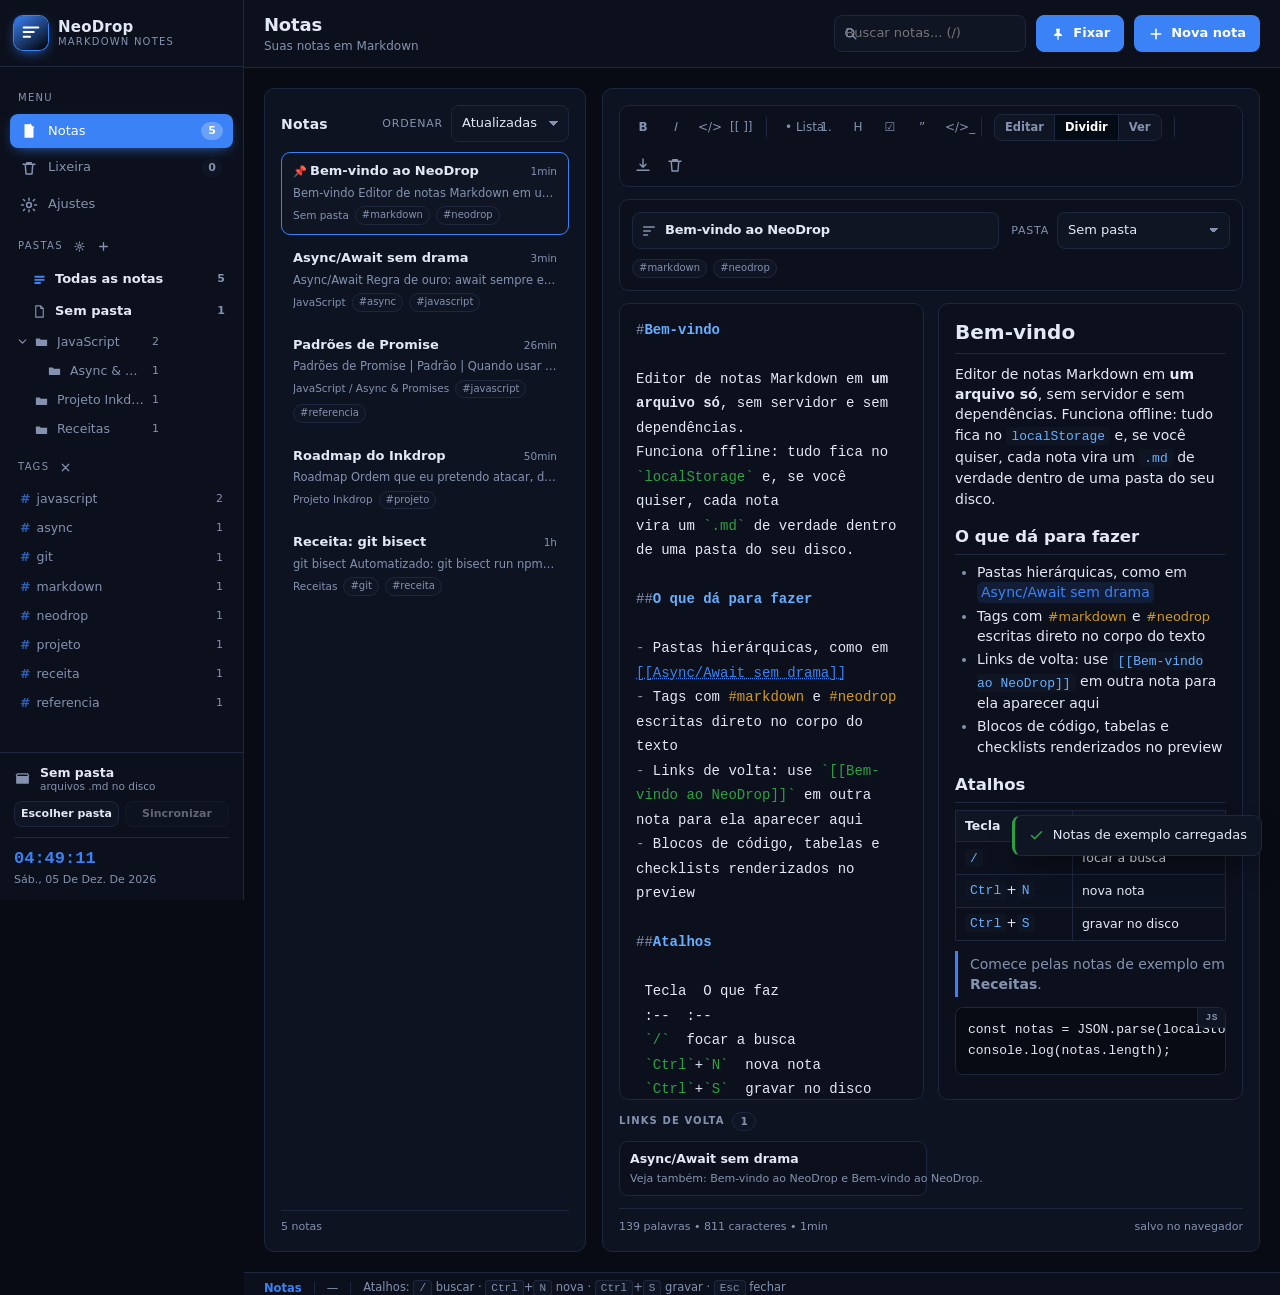
<file: index.html>
<!DOCTYPE html>
<html lang="pt-BR" data-theme="midnight">
<head>
<meta charset="UTF-8">
<meta name="viewport" content="width=device-width, initial-scale=1.0">
<meta name="description" content="NeoDrop é um editor de notas Markdown offline-first, com pastas hierárquicas, tags, backlinks e sincronização com arquivos .md de verdade no disco. Zero dependências, zero build.">
<meta name="author" content="NeoDrop">
<meta name="theme-color" content="#080b14">
<meta property="og:type" content="website">
<meta property="og:title" content="NeoDrop">
<meta property="og:description" content="Editor de notas Markdown com pastas, tags, backlinks e arquivos .md no disco.">
<link rel="icon" href="data:image/svg+xml,%3Csvg xmlns='http://www.w3.org/2000/svg' viewBox='0 0 128 128'%3E%3Crect width='128' height='128' rx='28' fill='%23080b14'/%3E%3Cpath d='M34 38h48M34 58h60M34 78h40' stroke='%233b82f6' stroke-width='9' stroke-linecap='round'/%3E%3Ccircle cx='96' cy='86' r='14' fill='%233b82f6'/%3E%3C/svg%3E">
<title>NeoDrop — editor de notas Markdown</title>
<link rel="stylesheet" href="css/style.css">
</head>
<body>

<div class="app">

  <aside class="sidebar" id="sidebar">
    <div class="brand">
      <div class="brand-mark">
        <svg viewBox="0 0 24 24" aria-hidden="true"><path d="M4 6h16M4 11h11M4 16h7" fill="none" stroke="currentColor" stroke-width="2.2" stroke-linecap="round"/></svg>
      </div>
      <div class="brand-text">
        <strong>NeoDrop</strong>
        <span>markdown notes</span>
      </div>
    </div>

    <nav class="nav" id="nav">
      <span class="nav-label">Menu</span>
      <button class="nav-item is-active" data-view="notes">
        <svg viewBox="0 0 24 24"><path d="M6 3h8l4 4v14H6z"/><path d="M14 3v4h4M9 12h6M9 16h4" fill="none" stroke="currentColor" stroke-width="1.8" stroke-linecap="round" stroke-linejoin="round"/></svg>
        <span>Notas</span>
        <em class="nav-badge" id="nav-count-notes">0</em>
      </button>
      <button class="nav-item" data-view="trash">
        <svg viewBox="0 0 24 24"><path d="M4 7h16M9 7V5h6v2M7 7l1 13h8l1-13" fill="none" stroke="currentColor" stroke-width="2" stroke-linecap="round" stroke-linejoin="round"/></svg>
        <span>Lixeira</span>
        <em class="nav-badge" id="nav-count-trash">0</em>
      </button>
      <button class="nav-item" data-view="settings">
        <svg viewBox="0 0 24 24"><circle cx="12" cy="12" r="3.2" fill="none" stroke="currentColor" stroke-width="2"/><path d="M12 3v2.5M12 18.5V21M4.5 12H2M22 12h-2.5M6.3 6.3 4.6 4.6M19.4 19.4l-1.7-1.7M17.7 6.3l1.7-1.7M4.6 19.4l1.7-1.7" fill="none" stroke="currentColor" stroke-width="2" stroke-linecap="round"/></svg>
        <span>Ajustes</span>
      </button>

      <span class="nav-label nav-label-row">
        Pastas
        <button class="nav-label-btn" data-action="open-notebooks" title="Gerenciar pastas">
          <svg viewBox="0 0 24 24"><circle cx="12" cy="12" r="3" fill="none" stroke="currentColor" stroke-width="2"/><path d="M12 3.5v2M12 18.5v2M3.5 12h2M18.5 12h2M6 6l1.5 1.5M16.5 16.5 18 18M18 6l-1.5 1.5M7.5 16.5 6 18" fill="none" stroke="currentColor" stroke-width="2" stroke-linecap="round"/></svg>
        </button>
        <button class="nav-label-btn" data-action="new-notebook" title="Nova pasta na raiz">
          <svg viewBox="0 0 24 24"><path d="M12 5v14M5 12h14" fill="none" stroke="currentColor" stroke-width="2.4" stroke-linecap="round"/></svg>
        </button>
      </span>
      <div class="tree" id="notebook-tree"></div>

      <span class="nav-label nav-label-row">
        Tags
        <button class="nav-label-btn" data-action="clear-tag-filter" title="Limpar filtro de tags">
          <svg viewBox="0 0 24 24"><path d="M6 6l12 12M18 6L6 18" fill="none" stroke="currentColor" stroke-width="2.2" stroke-linecap="round"/></svg>
        </button>
      </span>
      <div class="tag-filter" id="tag-list"></div>
    </nav>

    <div class="sidebar-foot">
      <div class="disk" id="disk-box">
        <div class="disk-head">
          <svg viewBox="0 0 24 24"><path d="M3 7h18v10a1 1 0 0 1-1 1H4a1 1 0 0 1-1-1z"/><path d="M3 7l2-3h14l2 3" fill="none" stroke="currentColor" stroke-width="2" stroke-linejoin="round"/></svg>
          <div class="disk-info">
            <strong id="disk-name">Sem pasta</strong>
            <small id="disk-sub">arquivos .md no disco</small>
          </div>
        </div>
        <div class="disk-actions">
          <button class="btn btn-ghost btn-sm" data-action="pick-folder">Escolher pasta</button>
          <button class="btn btn-ghost btn-sm" data-action="sync-disk" id="disk-sync" disabled>Sincronizar</button>
        </div>
      </div>
      <div class="clock"><span id="clock-time">--:--:--</span><small id="clock-date">—</small></div>
    </div>
  </aside>

  <div class="main">
    <header class="topbar">
      <button class="icon-btn only-mobile" id="btn-menu" aria-label="Menu">
        <svg viewBox="0 0 24 24"><path d="M4 7h16M4 12h16M4 17h16" fill="none" stroke="currentColor" stroke-width="2" stroke-linecap="round"/></svg>
      </button>
      <div class="topbar-title">
        <h1 id="view-title">Notas</h1>
        <p id="view-sub">Suas notas em Markdown</p>
      </div>
      <div class="topbar-actions">
        <label class="search">
          <svg viewBox="0 0 24 24"><circle cx="11" cy="11" r="6.5" fill="none" stroke="currentColor" stroke-width="2"/><path d="M16 16l4.5 4.5" fill="none" stroke="currentColor" stroke-width="2" stroke-linecap="round"/></svg>
          <input type="search" id="global-search" placeholder="Buscar notas... (/)" autocomplete="off">
        </label>
        <button class="btn btn-ghost" data-action="toggle-pin" id="btn-pin" title="Fixar nota">
          <svg viewBox="0 0 24 24"><path d="M9 4h6l-1 6 4 3v2H6v-2l4-3-1-6z"/><path d="M12 15v5" fill="none" stroke="currentColor" stroke-width="2" stroke-linecap="round"/></svg>
          <span>Fixar</span>
        </button>
        <button class="btn btn-primary" data-action="new-note">
          <svg viewBox="0 0 24 24"><path d="M12 5v14M5 12h14" fill="none" stroke="currentColor" stroke-width="2.4" stroke-linecap="round"/></svg>
          <span>Nova nota</span>
        </button>
      </div>
    </header>

    <main class="content" id="content">

      <section class="view" id="view-notes">
        <div class="notes-layout">

          <section class="panel notes-side">
            <header class="panel-head">
              <h2 id="list-title">Notas</h2>
              <div class="head-actions">
                <label class="field inline">
                  <span>Ordenar</span>
                  <select id="note-sort" class="select">
                    <option value="updated">Atualizadas</option>
                    <option value="created">Criadas</option>
                    <option value="title">Título</option>
                  </select>
                </label>
              </div>
            </header>
            <div class="filter-note" id="filter-note"></div>
            <ul class="note-list" id="note-list"></ul>
            <footer class="side-foot muted" id="list-count">0 notas</footer>
          </section>

          <section class="panel notes-editor" id="note-editor">
            <div class="editor-toolbar" id="editor-toolbar">
              <div class="toolbar-group">
                <button class="tool" data-wrap="**" title="Negrito (Ctrl+B)"><b>B</b></button>
                <button class="tool" data-wrap="*" title="Itálico (Ctrl+I)"><i>I</i></button>
                <button class="tool" data-wrap="`" title="Código inline (Ctrl+K)">&lt;/&gt;</button>
                <button class="tool" data-wrap="[[" data-wrap2="]]" title="Link interno [[Nota]]">[[ ]]</button>
              </div>
              <span class="sep"></span>
              <div class="toolbar-group">
                <button class="tool" data-prefix="- " title="Lista">&bull; Lista</button>
                <button class="tool" data-prefix="1. " title="Numerada">1.</button>
                <button class="tool" data-prefix="# " title="Título">H</button>
                <button class="tool" data-prefix="- [ ] " title="Checklist">☑</button>
                <button class="tool" data-prefix="&gt; " title="Citação">&rdquo;</button>
                <button class="tool" data-prefix="```" title="Bloco de código">&lt;/&gt;_</button>
              </div>
              <span class="sep"></span>
              <div class="mode-switch" role="group" aria-label="Modo de visualização">
                <button class="mode-btn" data-mode="edit">Editar</button>
                <button class="mode-btn" data-mode="split">Dividir</button>
                <button class="mode-btn" data-mode="preview">Ver</button>
              </div>
              <span class="sep"></span>
              <div class="toolbar-group">
                <button class="tool" data-action="note-download" title="Baixar como .md">
                  <svg viewBox="0 0 24 24"><path d="M12 4v11m0 0l4-4m-4 4l-4-4M4 19h16" fill="none" stroke="currentColor" stroke-width="1.9" stroke-linecap="round" stroke-linejoin="round"/></svg>
                </button>
                <button class="tool" data-action="note-trash" title="Mover para a lixeira">
                  <svg viewBox="0 0 24 24"><path d="M4 7h16M9 7V5h6v2M7 7l1 13h8l1-13" fill="none" stroke="currentColor" stroke-width="1.9" stroke-linecap="round" stroke-linejoin="round"/></svg>
                </button>
              </div>
            </div>

            <div class="note-fields">
              <div class="field-row">
                <div class="input-wrap with-icon flex-1">
                  <svg viewBox="0 0 24 24" class="input-icon"><path d="M4 6h16M4 12h10M4 18h6" fill="none" stroke="currentColor" stroke-width="2" stroke-linecap="round"/></svg>
                  <input type="text" id="note-title" class="note-title-input" placeholder="Título da nota" autocomplete="off">
                </div>
                <label class="field inline">
                  <span>Pasta</span>
                  <select id="note-notebook" class="select"></select>
                </label>
              </div>
              <div class="note-tags-row" id="note-tags-row"></div>
            </div>

            <div class="editor-body" id="editor-body" data-mode="split">
              <div class="editor-input" id="editor-input">
                <pre class="editor-hl" id="editor-hl" aria-hidden="true"><code></code></pre>
                <textarea id="note-content" spellcheck="false" placeholder="# Título&#10;&#10;Escreva em Markdown. Use #tag para marcar e [[Nome da nota]] para linkar."></textarea>
              </div>
              <div class="editor-preview" id="note-preview" aria-live="polite"></div>
            </div>

            <section class="backlinks" id="backlinks"></section>

            <div class="editor-foot">
              <span class="muted" id="note-meta">0 palavras • 0 caracteres</span>
              <span class="muted" id="note-saved">salvo automaticamente no navegador</span>
            </div>
          </section>
        </div>
      </section>

      <section class="view is-hidden" id="view-trash">
        <section class="panel">
          <header class="panel-head">
            <h2>Lixeira</h2>
            <span class="muted">notas excluídas ficam aqui até você apagar de vez</span>
            <div class="head-actions">
              <button class="btn btn-ghost btn-sm" data-action="empty-trash">Esvaziar lixeira</button>
            </div>
          </header>
          <ul class="note-list wide" id="trash-list"></ul>
        </section>
      </section>

      <section class="view is-hidden" id="view-settings">
        <section class="panel">
          <header class="panel-head"><h2>Temas</h2><span class="muted">clique para aplicar</span></header>
          <div class="theme-grid" id="theme-grid"></div>
        </section>

        <div class="grid-2">
          <section class="panel">
            <header class="panel-head"><h2>Aparência</h2></header>
            <div class="settings-list">
              <div class="setting">
                <div><strong>Densidade da interface</strong><p class="muted">Espaçamento dos elementos</p></div>
                <label class="switch"><input type="checkbox" id="opt-compact"><span>Compacto</span></label>
              </div>
              <div class="setting">
                <div><strong>Animações</strong><p class="muted">Transições da interface</p></div>
                <label class="switch"><input type="checkbox" id="opt-motion" checked><span>Ativar</span></label>
              </div>
              <div class="setting">
                <div><strong>Cor de destaque</strong><p class="muted">Usada em botões, realce e gráficos</p></div>
                <label class="accent-pick big"><input type="color" id="accent-picker-2" value="#3b82f6"></label>
                <button class="link" data-action="reset-accent">cor do tema</button>
              </div>
              <div class="setting">
                <div><strong>Fonte</strong><p class="muted">Tipografia da interface</p></div>
                <select id="opt-font" class="select">
                  <option value="system">Sistema</option>
                  <option value="mono">Monoespaçada</option>
                  <option value="serif">Serifada</option>
                </select>
              </div>
              <div class="setting">
                <div><strong>Tamanho da fonte do editor</strong><p class="muted">Aplicado no Markdown e no preview</p></div>
                <input type="range" id="opt-editor-size" min="12" max="22" step="1" value="14">
                <span class="muted range-val" id="opt-editor-size-val">14px</span>
              </div>
            </div>
          </section>

          <section class="panel">
            <header class="panel-head"><h2>Pasta no disco</h2></header>
            <div class="settings-list">
              <div class="setting">
                <div><strong>Pasta de notas</strong><p class="muted">Cada nota vira um arquivo <code>.md</code> dentro dela</p></div>
                <button class="btn btn-ghost btn-sm" data-action="pick-folder">Escolher pasta</button>
              </div>
              <div class="setting">
                <div><strong>Importar .md da pasta</strong><p class="muted">Lê os arquivos existentes e cria notas (frontmatter preserva tags e ids)</p></div>
                <button class="btn btn-ghost btn-sm" data-action="import-disk">Importar da pasta</button>
              </div>
              <div class="setting">
                <div><strong>Sincronização automática</strong><p class="muted">Grava no disco 1,5s depois da última tecla</p></div>
                <label class="switch"><input type="checkbox" id="opt-autosync" checked><span>Ativar</span></label>
              </div>
              <div class="setting">
                <div><strong>Desconectar</strong><p class="muted">As notas continuam só no navegador</p></div>
                <button class="btn btn-ghost btn-sm" data-action="forget-folder">Desconectar</button>
              </div>
            </div>
            <p class="panel-hint muted" id="fs-support"></p>
          </section>
        </div>

        <section class="panel">
          <header class="panel-head"><h2>Dados</h2></header>
          <div class="settings-list">
            <div class="setting">
              <div><strong>Exportar</strong><p class="muted">Baixe pastas, notas e preferências em JSON</p></div>
              <button class="btn btn-ghost btn-sm" data-action="export">Exportar</button>
            </div>
            <div class="setting">
              <div><strong>Importar</strong><p class="muted">Substitui os dados atuais</p></div>
              <button class="btn btn-ghost btn-sm" data-action="import">Importar</button>
            </div>
            <div class="setting">
              <div><strong>Restaurar exemplo</strong><p class="muted">Notas de demonstração com pastas, tags e backlinks</p></div>
              <button class="btn btn-ghost btn-sm" data-action="seed">Carregar exemplo</button>
            </div>
            <div class="setting">
              <div><strong>Limpar tudo</strong><p class="muted">Apaga pastas, notas e preferências</p></div>
              <button class="btn btn-danger btn-sm" data-action="reset">Apagar tudo</button>
            </div>
          </div>
          <input type="file" id="import-file" accept="application/json" hidden>
        </section>
      </section>

    </main>

    <footer class="statusbar">
      <span id="status-left">Pronto</span>
      <span class="sep"></span>
      <span id="status-save">—</span>
      <span class="sep"></span>
      <span>Atalhos: <kbd>/</kbd> buscar · <kbd>Ctrl</kbd>+<kbd>N</kbd> nova · <kbd>Ctrl</kbd>+<kbd>S</kbd> gravar · <kbd>Esc</kbd> fechar</span>
    </footer>
  </div>
</div>

<div class="backdrop" id="backdrop"></div>

<div class="modal" id="notebook-modal" role="dialog" aria-modal="true" aria-labelledby="notebook-modal-title">
  <header class="modal-head">
    <h2 id="notebook-modal-title">Gerenciar pastas</h2>
    <button class="icon-btn" data-close aria-label="Fechar">
      <svg viewBox="0 0 24 24"><path d="M6 6l12 12M18 6L6 18" fill="none" stroke="currentColor" stroke-width="2.2" stroke-linecap="round"/></svg>
    </button>
  </header>
  <div class="modal-body">
    <p class="modal-hint muted">Cada pasta vira uma subpasta na pasta escolhida no disco. Excluir uma pasta não apaga as notas: elas sobem para a pasta acima.</p>

    <form class="sm-add" id="notebook-add-form">
      <input type="text" id="notebook-new" placeholder="Nova pasta (ex.: JavaScript)" maxlength="60" autocomplete="off">
      <button type="submit" class="btn btn-primary">Adicionar</button>
    </form>

    <ul class="nb-manager" id="notebook-manager"></ul>

    <footer class="modal-foot">
      <span class="muted sm-foot"><span id="notebook-count">0</span> pastas</span>
      <button class="btn btn-ghost" data-close>Fechar</button>
    </footer>
  </div>
</div>

<div class="modal" id="confirm-modal" role="dialog" aria-modal="true">
  <div class="modal-body">
    <h2 id="confirm-title">Confirmar</h2>
    <p id="confirm-text" class="muted"></p>
    <footer class="modal-foot">
      <button class="btn btn-ghost" data-close>Cancelar</button>
      <button class="btn btn-danger" id="confirm-ok">Confirmar</button>
    </footer>
  </div>
</div>

<div class="toasts" id="toasts"></div>

<script src="js/app.js"></script>
</body>
</html>
</file>
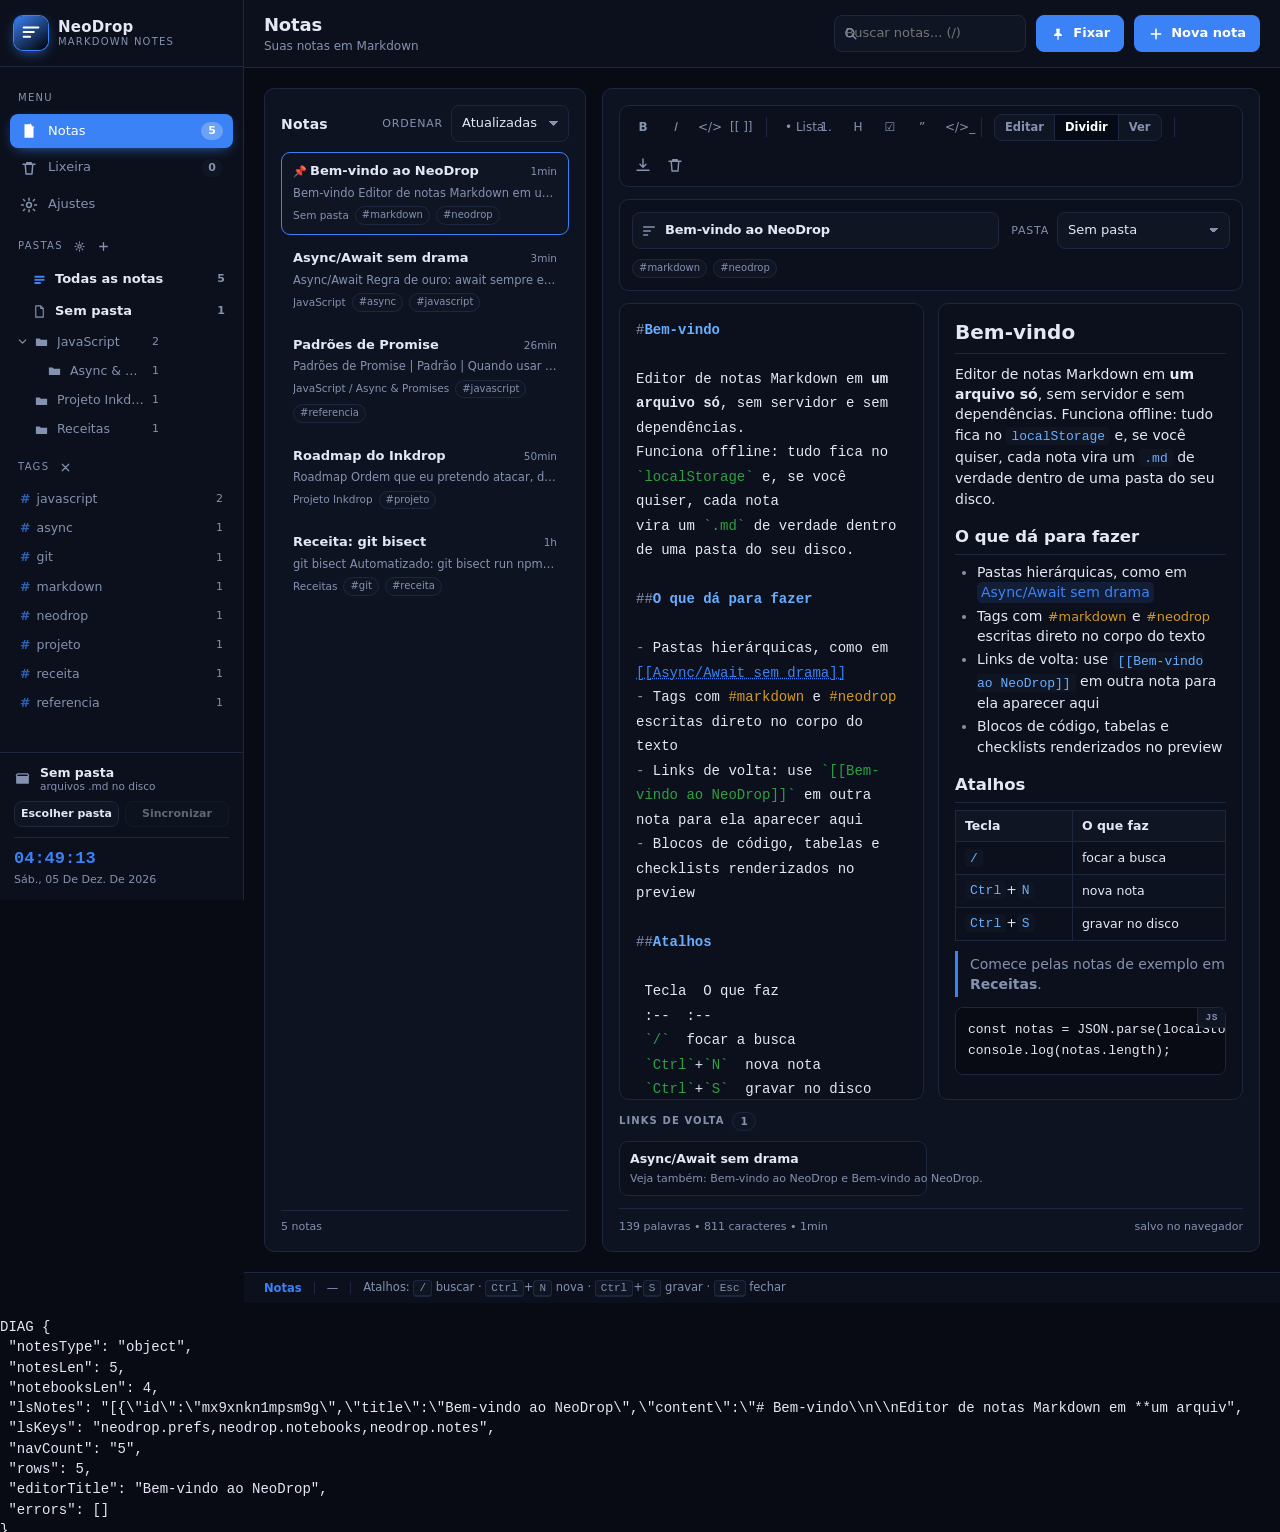
<file: .diag.html>
<!DOCTYPE html>
<html lang="pt-BR" data-theme="midnight">
<head>
<meta charset="UTF-8">
<meta name="viewport" content="width=device-width, initial-scale=1.0">
<meta name="description" content="NeoDrop é um editor de notas Markdown offline-first, com pastas hierárquicas, tags, backlinks e sincronização com arquivos .md de verdade no disco. Zero dependências, zero build.">
<meta name="author" content="NeoDrop">
<meta name="theme-color" content="#080b14">
<meta property="og:type" content="website">
<meta property="og:title" content="NeoDrop">
<meta property="og:description" content="Editor de notas Markdown com pastas, tags, backlinks e arquivos .md no disco.">
<link rel="icon" href="data:image/svg+xml,%3Csvg xmlns='http://www.w3.org/2000/svg' viewBox='0 0 128 128'%3E%3Crect width='128' height='128' rx='28' fill='%23080b14'/%3E%3Cpath d='M34 38h48M34 58h60M34 78h40' stroke='%233b82f6' stroke-width='9' stroke-linecap='round'/%3E%3Ccircle cx='96' cy='86' r='14' fill='%233b82f6'/%3E%3C/svg%3E">
<title>NeoDrop — editor de notas Markdown</title>
<link rel="stylesheet" href="css/style.css">
</head>
<body>

<div class="app">

  <aside class="sidebar" id="sidebar">
    <div class="brand">
      <div class="brand-mark">
        <svg viewBox="0 0 24 24" aria-hidden="true"><path d="M4 6h16M4 11h11M4 16h7" fill="none" stroke="currentColor" stroke-width="2.2" stroke-linecap="round"/></svg>
      </div>
      <div class="brand-text">
        <strong>NeoDrop</strong>
        <span>markdown notes</span>
      </div>
    </div>

    <nav class="nav" id="nav">
      <span class="nav-label">Menu</span>
      <button class="nav-item is-active" data-view="notes">
        <svg viewBox="0 0 24 24"><path d="M6 3h8l4 4v14H6z"/><path d="M14 3v4h4M9 12h6M9 16h4" fill="none" stroke="currentColor" stroke-width="1.8" stroke-linecap="round" stroke-linejoin="round"/></svg>
        <span>Notas</span>
        <em class="nav-badge" id="nav-count-notes">0</em>
      </button>
      <button class="nav-item" data-view="trash">
        <svg viewBox="0 0 24 24"><path d="M4 7h16M9 7V5h6v2M7 7l1 13h8l1-13" fill="none" stroke="currentColor" stroke-width="2" stroke-linecap="round" stroke-linejoin="round"/></svg>
        <span>Lixeira</span>
        <em class="nav-badge" id="nav-count-trash">0</em>
      </button>
      <button class="nav-item" data-view="settings">
        <svg viewBox="0 0 24 24"><circle cx="12" cy="12" r="3.2" fill="none" stroke="currentColor" stroke-width="2"/><path d="M12 3v2.5M12 18.5V21M4.5 12H2M22 12h-2.5M6.3 6.3 4.6 4.6M19.4 19.4l-1.7-1.7M17.7 6.3l1.7-1.7M4.6 19.4l1.7-1.7" fill="none" stroke="currentColor" stroke-width="2" stroke-linecap="round"/></svg>
        <span>Ajustes</span>
      </button>

      <span class="nav-label nav-label-row">
        Pastas
        <button class="nav-label-btn" data-action="open-notebooks" title="Gerenciar pastas">
          <svg viewBox="0 0 24 24"><circle cx="12" cy="12" r="3" fill="none" stroke="currentColor" stroke-width="2"/><path d="M12 3.5v2M12 18.5v2M3.5 12h2M18.5 12h2M6 6l1.5 1.5M16.5 16.5 18 18M18 6l-1.5 1.5M7.5 16.5 6 18" fill="none" stroke="currentColor" stroke-width="2" stroke-linecap="round"/></svg>
        </button>
        <button class="nav-label-btn" data-action="new-notebook" title="Nova pasta na raiz">
          <svg viewBox="0 0 24 24"><path d="M12 5v14M5 12h14" fill="none" stroke="currentColor" stroke-width="2.4" stroke-linecap="round"/></svg>
        </button>
      </span>
      <div class="tree" id="notebook-tree"></div>

      <span class="nav-label nav-label-row">
        Tags
        <button class="nav-label-btn" data-action="clear-tag-filter" title="Limpar filtro de tags">
          <svg viewBox="0 0 24 24"><path d="M6 6l12 12M18 6L6 18" fill="none" stroke="currentColor" stroke-width="2.2" stroke-linecap="round"/></svg>
        </button>
      </span>
      <div class="tag-filter" id="tag-list"></div>
    </nav>

    <div class="sidebar-foot">
      <div class="disk" id="disk-box">
        <div class="disk-head">
          <svg viewBox="0 0 24 24"><path d="M3 7h18v10a1 1 0 0 1-1 1H4a1 1 0 0 1-1-1z"/><path d="M3 7l2-3h14l2 3" fill="none" stroke="currentColor" stroke-width="2" stroke-linejoin="round"/></svg>
          <div class="disk-info">
            <strong id="disk-name">Sem pasta</strong>
            <small id="disk-sub">arquivos .md no disco</small>
          </div>
        </div>
        <div class="disk-actions">
          <button class="btn btn-ghost btn-sm" data-action="pick-folder">Escolher pasta</button>
          <button class="btn btn-ghost btn-sm" data-action="sync-disk" id="disk-sync" disabled>Sincronizar</button>
        </div>
      </div>
      <div class="clock"><span id="clock-time">--:--:--</span><small id="clock-date">—</small></div>
    </div>
  </aside>

  <div class="main">
    <header class="topbar">
      <button class="icon-btn only-mobile" id="btn-menu" aria-label="Menu">
        <svg viewBox="0 0 24 24"><path d="M4 7h16M4 12h16M4 17h16" fill="none" stroke="currentColor" stroke-width="2" stroke-linecap="round"/></svg>
      </button>
      <div class="topbar-title">
        <h1 id="view-title">Notas</h1>
        <p id="view-sub">Suas notas em Markdown</p>
      </div>
      <div class="topbar-actions">
        <label class="search">
          <svg viewBox="0 0 24 24"><circle cx="11" cy="11" r="6.5" fill="none" stroke="currentColor" stroke-width="2"/><path d="M16 16l4.5 4.5" fill="none" stroke="currentColor" stroke-width="2" stroke-linecap="round"/></svg>
          <input type="search" id="global-search" placeholder="Buscar notas... (/)" autocomplete="off">
        </label>
        <button class="btn btn-ghost" data-action="toggle-pin" id="btn-pin" title="Fixar nota">
          <svg viewBox="0 0 24 24"><path d="M9 4h6l-1 6 4 3v2H6v-2l4-3-1-6z"/><path d="M12 15v5" fill="none" stroke="currentColor" stroke-width="2" stroke-linecap="round"/></svg>
          <span>Fixar</span>
        </button>
        <button class="btn btn-primary" data-action="new-note">
          <svg viewBox="0 0 24 24"><path d="M12 5v14M5 12h14" fill="none" stroke="currentColor" stroke-width="2.4" stroke-linecap="round"/></svg>
          <span>Nova nota</span>
        </button>
      </div>
    </header>

    <main class="content" id="content">

      <section class="view" id="view-notes">
        <div class="notes-layout">

          <section class="panel notes-side">
            <header class="panel-head">
              <h2 id="list-title">Notas</h2>
              <div class="head-actions">
                <label class="field inline">
                  <span>Ordenar</span>
                  <select id="note-sort" class="select">
                    <option value="updated">Atualizadas</option>
                    <option value="created">Criadas</option>
                    <option value="title">Título</option>
                  </select>
                </label>
              </div>
            </header>
            <div class="filter-note" id="filter-note"></div>
            <ul class="note-list" id="note-list"></ul>
            <footer class="side-foot muted" id="list-count">0 notas</footer>
          </section>

          <section class="panel notes-editor" id="note-editor">
            <div class="editor-toolbar" id="editor-toolbar">
              <div class="toolbar-group">
                <button class="tool" data-wrap="**" title="Negrito (Ctrl+B)"><b>B</b></button>
                <button class="tool" data-wrap="*" title="Itálico (Ctrl+I)"><i>I</i></button>
                <button class="tool" data-wrap="`" title="Código inline (Ctrl+K)">&lt;/&gt;</button>
                <button class="tool" data-wrap="[[" data-wrap2="]]" title="Link interno [[Nota]]">[[ ]]</button>
              </div>
              <span class="sep"></span>
              <div class="toolbar-group">
                <button class="tool" data-prefix="- " title="Lista">&bull; Lista</button>
                <button class="tool" data-prefix="1. " title="Numerada">1.</button>
                <button class="tool" data-prefix="# " title="Título">H</button>
                <button class="tool" data-prefix="- [ ] " title="Checklist">☑</button>
                <button class="tool" data-prefix="&gt; " title="Citação">&rdquo;</button>
                <button class="tool" data-prefix="```" title="Bloco de código">&lt;/&gt;_</button>
              </div>
              <span class="sep"></span>
              <div class="mode-switch" role="group" aria-label="Modo de visualização">
                <button class="mode-btn" data-mode="edit">Editar</button>
                <button class="mode-btn" data-mode="split">Dividir</button>
                <button class="mode-btn" data-mode="preview">Ver</button>
              </div>
              <span class="sep"></span>
              <div class="toolbar-group">
                <button class="tool" data-action="note-download" title="Baixar como .md">
                  <svg viewBox="0 0 24 24"><path d="M12 4v11m0 0l4-4m-4 4l-4-4M4 19h16" fill="none" stroke="currentColor" stroke-width="1.9" stroke-linecap="round" stroke-linejoin="round"/></svg>
                </button>
                <button class="tool" data-action="note-trash" title="Mover para a lixeira">
                  <svg viewBox="0 0 24 24"><path d="M4 7h16M9 7V5h6v2M7 7l1 13h8l1-13" fill="none" stroke="currentColor" stroke-width="1.9" stroke-linecap="round" stroke-linejoin="round"/></svg>
                </button>
              </div>
            </div>

            <div class="note-fields">
              <div class="field-row">
                <div class="input-wrap with-icon flex-1">
                  <svg viewBox="0 0 24 24" class="input-icon"><path d="M4 6h16M4 12h10M4 18h6" fill="none" stroke="currentColor" stroke-width="2" stroke-linecap="round"/></svg>
                  <input type="text" id="note-title" class="note-title-input" placeholder="Título da nota" autocomplete="off">
                </div>
                <label class="field inline">
                  <span>Pasta</span>
                  <select id="note-notebook" class="select"></select>
                </label>
              </div>
              <div class="note-tags-row" id="note-tags-row"></div>
            </div>

            <div class="editor-body" id="editor-body" data-mode="split">
              <div class="editor-input" id="editor-input">
                <pre class="editor-hl" id="editor-hl" aria-hidden="true"><code></code></pre>
                <textarea id="note-content" spellcheck="false" placeholder="# Título&#10;&#10;Escreva em Markdown. Use #tag para marcar e [[Nome da nota]] para linkar."></textarea>
              </div>
              <div class="editor-preview" id="note-preview" aria-live="polite"></div>
            </div>

            <section class="backlinks" id="backlinks"></section>

            <div class="editor-foot">
              <span class="muted" id="note-meta">0 palavras • 0 caracteres</span>
              <span class="muted" id="note-saved">salvo automaticamente no navegador</span>
            </div>
          </section>
        </div>
      </section>

      <section class="view is-hidden" id="view-trash">
        <section class="panel">
          <header class="panel-head">
            <h2>Lixeira</h2>
            <span class="muted">notas excluídas ficam aqui até você apagar de vez</span>
            <div class="head-actions">
              <button class="btn btn-ghost btn-sm" data-action="empty-trash">Esvaziar lixeira</button>
            </div>
          </header>
          <ul class="note-list wide" id="trash-list"></ul>
        </section>
      </section>

      <section class="view is-hidden" id="view-settings">
        <section class="panel">
          <header class="panel-head"><h2>Temas</h2><span class="muted">clique para aplicar</span></header>
          <div class="theme-grid" id="theme-grid"></div>
        </section>

        <div class="grid-2">
          <section class="panel">
            <header class="panel-head"><h2>Aparência</h2></header>
            <div class="settings-list">
              <div class="setting">
                <div><strong>Densidade da interface</strong><p class="muted">Espaçamento dos elementos</p></div>
                <label class="switch"><input type="checkbox" id="opt-compact"><span>Compacto</span></label>
              </div>
              <div class="setting">
                <div><strong>Animações</strong><p class="muted">Transições da interface</p></div>
                <label class="switch"><input type="checkbox" id="opt-motion" checked><span>Ativar</span></label>
              </div>
              <div class="setting">
                <div><strong>Cor de destaque</strong><p class="muted">Usada em botões, realce e gráficos</p></div>
                <label class="accent-pick big"><input type="color" id="accent-picker-2" value="#3b82f6"></label>
                <button class="link" data-action="reset-accent">cor do tema</button>
              </div>
              <div class="setting">
                <div><strong>Fonte</strong><p class="muted">Tipografia da interface</p></div>
                <select id="opt-font" class="select">
                  <option value="system">Sistema</option>
                  <option value="mono">Monoespaçada</option>
                  <option value="serif">Serifada</option>
                </select>
              </div>
              <div class="setting">
                <div><strong>Tamanho da fonte do editor</strong><p class="muted">Aplicado no Markdown e no preview</p></div>
                <input type="range" id="opt-editor-size" min="12" max="22" step="1" value="14">
                <span class="muted range-val" id="opt-editor-size-val">14px</span>
              </div>
            </div>
          </section>

          <section class="panel">
            <header class="panel-head"><h2>Pasta no disco</h2></header>
            <div class="settings-list">
              <div class="setting">
                <div><strong>Pasta de notas</strong><p class="muted">Cada nota vira um arquivo <code>.md</code> dentro dela</p></div>
                <button class="btn btn-ghost btn-sm" data-action="pick-folder">Escolher pasta</button>
              </div>
              <div class="setting">
                <div><strong>Importar .md da pasta</strong><p class="muted">Lê os arquivos existentes e cria notas (frontmatter preserva tags e ids)</p></div>
                <button class="btn btn-ghost btn-sm" data-action="import-disk">Importar da pasta</button>
              </div>
              <div class="setting">
                <div><strong>Sincronização automática</strong><p class="muted">Grava no disco 1,5s depois da última tecla</p></div>
                <label class="switch"><input type="checkbox" id="opt-autosync" checked><span>Ativar</span></label>
              </div>
              <div class="setting">
                <div><strong>Desconectar</strong><p class="muted">As notas continuam só no navegador</p></div>
                <button class="btn btn-ghost btn-sm" data-action="forget-folder">Desconectar</button>
              </div>
            </div>
            <p class="panel-hint muted" id="fs-support"></p>
          </section>
        </div>

        <section class="panel">
          <header class="panel-head"><h2>Dados</h2></header>
          <div class="settings-list">
            <div class="setting">
              <div><strong>Exportar</strong><p class="muted">Baixe pastas, notas e preferências em JSON</p></div>
              <button class="btn btn-ghost btn-sm" data-action="export">Exportar</button>
            </div>
            <div class="setting">
              <div><strong>Importar</strong><p class="muted">Substitui os dados atuais</p></div>
              <button class="btn btn-ghost btn-sm" data-action="import">Importar</button>
            </div>
            <div class="setting">
              <div><strong>Restaurar exemplo</strong><p class="muted">Notas de demonstração com pastas, tags e backlinks</p></div>
              <button class="btn btn-ghost btn-sm" data-action="seed">Carregar exemplo</button>
            </div>
            <div class="setting">
              <div><strong>Limpar tudo</strong><p class="muted">Apaga pastas, notas e preferências</p></div>
              <button class="btn btn-danger btn-sm" data-action="reset">Apagar tudo</button>
            </div>
          </div>
          <input type="file" id="import-file" accept="application/json" hidden>
        </section>
      </section>

    </main>

    <footer class="statusbar">
      <span id="status-left">Pronto</span>
      <span class="sep"></span>
      <span id="status-save">—</span>
      <span class="sep"></span>
      <span>Atalhos: <kbd>/</kbd> buscar · <kbd>Ctrl</kbd>+<kbd>N</kbd> nova · <kbd>Ctrl</kbd>+<kbd>S</kbd> gravar · <kbd>Esc</kbd> fechar</span>
    </footer>
  </div>
</div>

<div class="backdrop" id="backdrop"></div>

<div class="modal" id="notebook-modal" role="dialog" aria-modal="true" aria-labelledby="notebook-modal-title">
  <header class="modal-head">
    <h2 id="notebook-modal-title">Gerenciar pastas</h2>
    <button class="icon-btn" data-close aria-label="Fechar">
      <svg viewBox="0 0 24 24"><path d="M6 6l12 12M18 6L6 18" fill="none" stroke="currentColor" stroke-width="2.2" stroke-linecap="round"/></svg>
    </button>
  </header>
  <div class="modal-body">
    <p class="modal-hint muted">Cada pasta vira uma subpasta na pasta escolhida no disco. Excluir uma pasta não apaga as notas: elas sobem para a pasta acima.</p>

    <form class="sm-add" id="notebook-add-form">
      <input type="text" id="notebook-new" placeholder="Nova pasta (ex.: JavaScript)" maxlength="60" autocomplete="off">
      <button type="submit" class="btn btn-primary">Adicionar</button>
    </form>

    <ul class="nb-manager" id="notebook-manager"></ul>

    <footer class="modal-foot">
      <span class="muted sm-foot"><span id="notebook-count">0</span> pastas</span>
      <button class="btn btn-ghost" data-close>Fechar</button>
    </footer>
  </div>
</div>

<div class="modal" id="confirm-modal" role="dialog" aria-modal="true">
  <div class="modal-body">
    <h2 id="confirm-title">Confirmar</h2>
    <p id="confirm-text" class="muted"></p>
    <footer class="modal-foot">
      <button class="btn btn-ghost" data-close>Cancelar</button>
      <button class="btn btn-danger" id="confirm-ok">Confirmar</button>
    </footer>
  </div>
</div>

<div class="toasts" id="toasts"></div>

<script>window.__err=[];window.addEventListener("error",e=>window.__err.push((e.error&&e.error.stack)||e.message));</script><script src="js/app.js"></script>
<script src=".diag.js"></script>
</body>
</html>
</file>
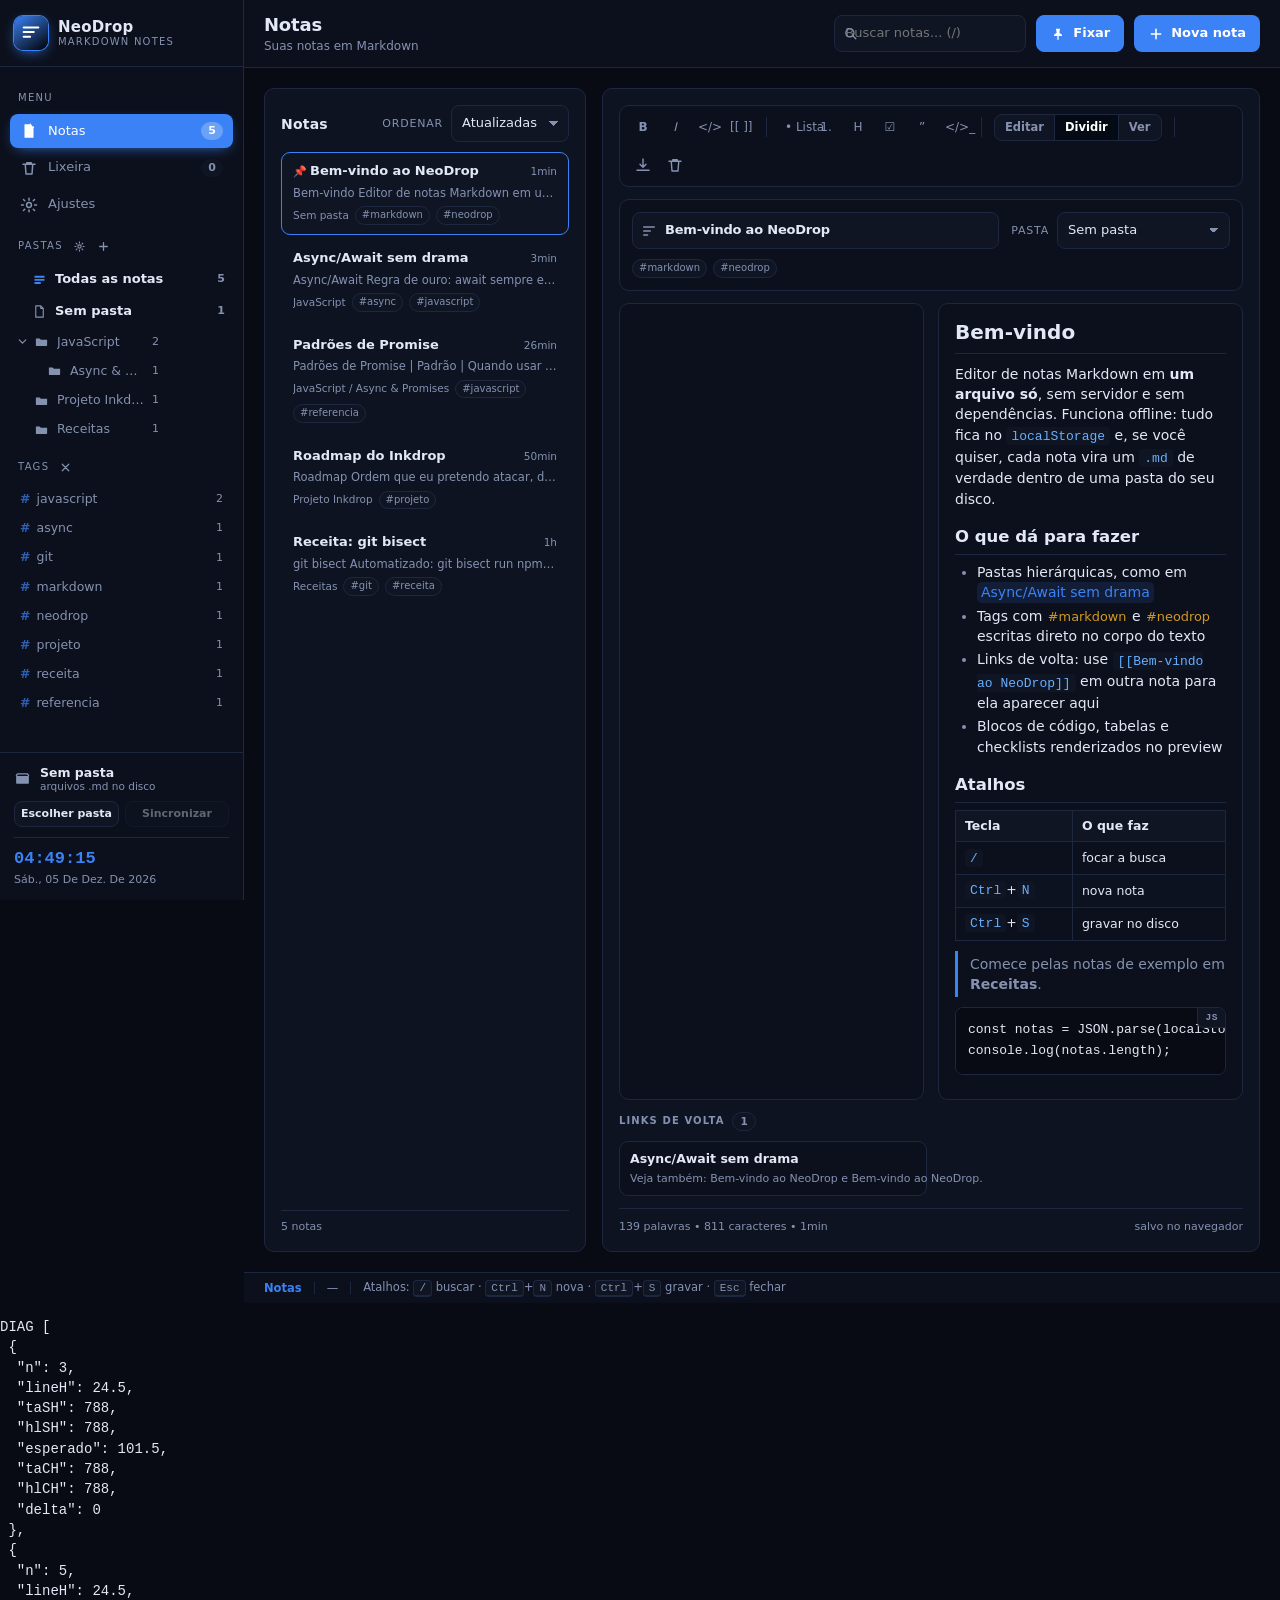
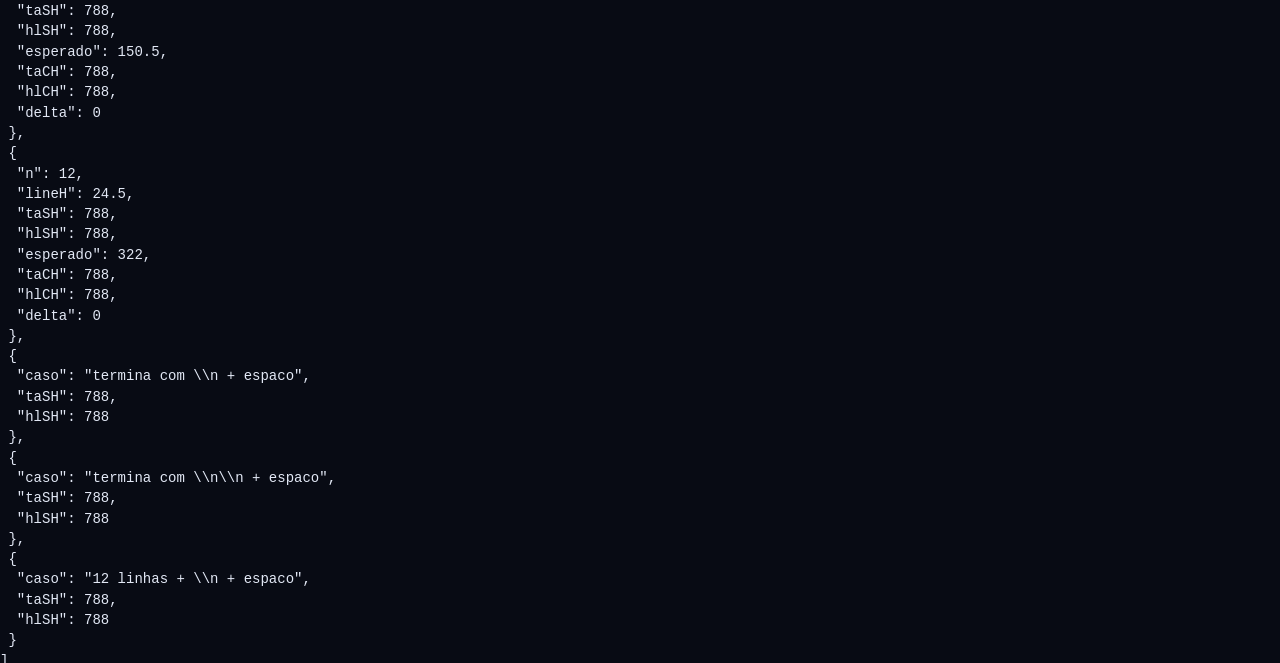
<file: .diag2.html>
<!DOCTYPE html>
<html lang="pt-BR" data-theme="midnight">
<head>
<meta charset="UTF-8">
<meta name="viewport" content="width=device-width, initial-scale=1.0">
<meta name="description" content="NeoDrop é um editor de notas Markdown offline-first, com pastas hierárquicas, tags, backlinks e sincronização com arquivos .md de verdade no disco. Zero dependências, zero build.">
<meta name="author" content="NeoDrop">
<meta name="theme-color" content="#080b14">
<meta property="og:type" content="website">
<meta property="og:title" content="NeoDrop">
<meta property="og:description" content="Editor de notas Markdown com pastas, tags, backlinks e arquivos .md no disco.">
<link rel="icon" href="data:image/svg+xml,%3Csvg xmlns='http://www.w3.org/2000/svg' viewBox='0 0 128 128'%3E%3Crect width='128' height='128' rx='28' fill='%23080b14'/%3E%3Cpath d='M34 38h48M34 58h60M34 78h40' stroke='%233b82f6' stroke-width='9' stroke-linecap='round'/%3E%3Ccircle cx='96' cy='86' r='14' fill='%233b82f6'/%3E%3C/svg%3E">
<title>NeoDrop — editor de notas Markdown</title>
<link rel="stylesheet" href="css/style.css">
</head>
<body>

<div class="app">

  <aside class="sidebar" id="sidebar">
    <div class="brand">
      <div class="brand-mark">
        <svg viewBox="0 0 24 24" aria-hidden="true"><path d="M4 6h16M4 11h11M4 16h7" fill="none" stroke="currentColor" stroke-width="2.2" stroke-linecap="round"/></svg>
      </div>
      <div class="brand-text">
        <strong>NeoDrop</strong>
        <span>markdown notes</span>
      </div>
    </div>

    <nav class="nav" id="nav">
      <span class="nav-label">Menu</span>
      <button class="nav-item is-active" data-view="notes">
        <svg viewBox="0 0 24 24"><path d="M6 3h8l4 4v14H6z"/><path d="M14 3v4h4M9 12h6M9 16h4" fill="none" stroke="currentColor" stroke-width="1.8" stroke-linecap="round" stroke-linejoin="round"/></svg>
        <span>Notas</span>
        <em class="nav-badge" id="nav-count-notes">0</em>
      </button>
      <button class="nav-item" data-view="trash">
        <svg viewBox="0 0 24 24"><path d="M4 7h16M9 7V5h6v2M7 7l1 13h8l1-13" fill="none" stroke="currentColor" stroke-width="2" stroke-linecap="round" stroke-linejoin="round"/></svg>
        <span>Lixeira</span>
        <em class="nav-badge" id="nav-count-trash">0</em>
      </button>
      <button class="nav-item" data-view="settings">
        <svg viewBox="0 0 24 24"><circle cx="12" cy="12" r="3.2" fill="none" stroke="currentColor" stroke-width="2"/><path d="M12 3v2.5M12 18.5V21M4.5 12H2M22 12h-2.5M6.3 6.3 4.6 4.6M19.4 19.4l-1.7-1.7M17.7 6.3l1.7-1.7M4.6 19.4l1.7-1.7" fill="none" stroke="currentColor" stroke-width="2" stroke-linecap="round"/></svg>
        <span>Ajustes</span>
      </button>

      <span class="nav-label nav-label-row">
        Pastas
        <button class="nav-label-btn" data-action="open-notebooks" title="Gerenciar pastas">
          <svg viewBox="0 0 24 24"><circle cx="12" cy="12" r="3" fill="none" stroke="currentColor" stroke-width="2"/><path d="M12 3.5v2M12 18.5v2M3.5 12h2M18.5 12h2M6 6l1.5 1.5M16.5 16.5 18 18M18 6l-1.5 1.5M7.5 16.5 6 18" fill="none" stroke="currentColor" stroke-width="2" stroke-linecap="round"/></svg>
        </button>
        <button class="nav-label-btn" data-action="new-notebook" title="Nova pasta na raiz">
          <svg viewBox="0 0 24 24"><path d="M12 5v14M5 12h14" fill="none" stroke="currentColor" stroke-width="2.4" stroke-linecap="round"/></svg>
        </button>
      </span>
      <div class="tree" id="notebook-tree"></div>

      <span class="nav-label nav-label-row">
        Tags
        <button class="nav-label-btn" data-action="clear-tag-filter" title="Limpar filtro de tags">
          <svg viewBox="0 0 24 24"><path d="M6 6l12 12M18 6L6 18" fill="none" stroke="currentColor" stroke-width="2.2" stroke-linecap="round"/></svg>
        </button>
      </span>
      <div class="tag-filter" id="tag-list"></div>
    </nav>

    <div class="sidebar-foot">
      <div class="disk" id="disk-box">
        <div class="disk-head">
          <svg viewBox="0 0 24 24"><path d="M3 7h18v10a1 1 0 0 1-1 1H4a1 1 0 0 1-1-1z"/><path d="M3 7l2-3h14l2 3" fill="none" stroke="currentColor" stroke-width="2" stroke-linejoin="round"/></svg>
          <div class="disk-info">
            <strong id="disk-name">Sem pasta</strong>
            <small id="disk-sub">arquivos .md no disco</small>
          </div>
        </div>
        <div class="disk-actions">
          <button class="btn btn-ghost btn-sm" data-action="pick-folder">Escolher pasta</button>
          <button class="btn btn-ghost btn-sm" data-action="sync-disk" id="disk-sync" disabled>Sincronizar</button>
        </div>
      </div>
      <div class="clock"><span id="clock-time">--:--:--</span><small id="clock-date">—</small></div>
    </div>
  </aside>

  <div class="main">
    <header class="topbar">
      <button class="icon-btn only-mobile" id="btn-menu" aria-label="Menu">
        <svg viewBox="0 0 24 24"><path d="M4 7h16M4 12h16M4 17h16" fill="none" stroke="currentColor" stroke-width="2" stroke-linecap="round"/></svg>
      </button>
      <div class="topbar-title">
        <h1 id="view-title">Notas</h1>
        <p id="view-sub">Suas notas em Markdown</p>
      </div>
      <div class="topbar-actions">
        <label class="search">
          <svg viewBox="0 0 24 24"><circle cx="11" cy="11" r="6.5" fill="none" stroke="currentColor" stroke-width="2"/><path d="M16 16l4.5 4.5" fill="none" stroke="currentColor" stroke-width="2" stroke-linecap="round"/></svg>
          <input type="search" id="global-search" placeholder="Buscar notas... (/)" autocomplete="off">
        </label>
        <button class="btn btn-ghost" data-action="toggle-pin" id="btn-pin" title="Fixar nota">
          <svg viewBox="0 0 24 24"><path d="M9 4h6l-1 6 4 3v2H6v-2l4-3-1-6z"/><path d="M12 15v5" fill="none" stroke="currentColor" stroke-width="2" stroke-linecap="round"/></svg>
          <span>Fixar</span>
        </button>
        <button class="btn btn-primary" data-action="new-note">
          <svg viewBox="0 0 24 24"><path d="M12 5v14M5 12h14" fill="none" stroke="currentColor" stroke-width="2.4" stroke-linecap="round"/></svg>
          <span>Nova nota</span>
        </button>
      </div>
    </header>

    <main class="content" id="content">

      <section class="view" id="view-notes">
        <div class="notes-layout">

          <section class="panel notes-side">
            <header class="panel-head">
              <h2 id="list-title">Notas</h2>
              <div class="head-actions">
                <label class="field inline">
                  <span>Ordenar</span>
                  <select id="note-sort" class="select">
                    <option value="updated">Atualizadas</option>
                    <option value="created">Criadas</option>
                    <option value="title">Título</option>
                  </select>
                </label>
              </div>
            </header>
            <div class="filter-note" id="filter-note"></div>
            <ul class="note-list" id="note-list"></ul>
            <footer class="side-foot muted" id="list-count">0 notas</footer>
          </section>

          <section class="panel notes-editor" id="note-editor">
            <div class="editor-toolbar" id="editor-toolbar">
              <div class="toolbar-group">
                <button class="tool" data-wrap="**" title="Negrito (Ctrl+B)"><b>B</b></button>
                <button class="tool" data-wrap="*" title="Itálico (Ctrl+I)"><i>I</i></button>
                <button class="tool" data-wrap="`" title="Código inline (Ctrl+K)">&lt;/&gt;</button>
                <button class="tool" data-wrap="[[" data-wrap2="]]" title="Link interno [[Nota]]">[[ ]]</button>
              </div>
              <span class="sep"></span>
              <div class="toolbar-group">
                <button class="tool" data-prefix="- " title="Lista">&bull; Lista</button>
                <button class="tool" data-prefix="1. " title="Numerada">1.</button>
                <button class="tool" data-prefix="# " title="Título">H</button>
                <button class="tool" data-prefix="- [ ] " title="Checklist">☑</button>
                <button class="tool" data-prefix="&gt; " title="Citação">&rdquo;</button>
                <button class="tool" data-prefix="```" title="Bloco de código">&lt;/&gt;_</button>
              </div>
              <span class="sep"></span>
              <div class="mode-switch" role="group" aria-label="Modo de visualização">
                <button class="mode-btn" data-mode="edit">Editar</button>
                <button class="mode-btn" data-mode="split">Dividir</button>
                <button class="mode-btn" data-mode="preview">Ver</button>
              </div>
              <span class="sep"></span>
              <div class="toolbar-group">
                <button class="tool" data-action="note-download" title="Baixar como .md">
                  <svg viewBox="0 0 24 24"><path d="M12 4v11m0 0l4-4m-4 4l-4-4M4 19h16" fill="none" stroke="currentColor" stroke-width="1.9" stroke-linecap="round" stroke-linejoin="round"/></svg>
                </button>
                <button class="tool" data-action="note-trash" title="Mover para a lixeira">
                  <svg viewBox="0 0 24 24"><path d="M4 7h16M9 7V5h6v2M7 7l1 13h8l1-13" fill="none" stroke="currentColor" stroke-width="1.9" stroke-linecap="round" stroke-linejoin="round"/></svg>
                </button>
              </div>
            </div>

            <div class="note-fields">
              <div class="field-row">
                <div class="input-wrap with-icon flex-1">
                  <svg viewBox="0 0 24 24" class="input-icon"><path d="M4 6h16M4 12h10M4 18h6" fill="none" stroke="currentColor" stroke-width="2" stroke-linecap="round"/></svg>
                  <input type="text" id="note-title" class="note-title-input" placeholder="Título da nota" autocomplete="off">
                </div>
                <label class="field inline">
                  <span>Pasta</span>
                  <select id="note-notebook" class="select"></select>
                </label>
              </div>
              <div class="note-tags-row" id="note-tags-row"></div>
            </div>

            <div class="editor-body" id="editor-body" data-mode="split">
              <div class="editor-input" id="editor-input">
                <pre class="editor-hl" id="editor-hl" aria-hidden="true"><code></code></pre>
                <textarea id="note-content" spellcheck="false" placeholder="# Título&#10;&#10;Escreva em Markdown. Use #tag para marcar e [[Nome da nota]] para linkar."></textarea>
              </div>
              <div class="editor-preview" id="note-preview" aria-live="polite"></div>
            </div>

            <section class="backlinks" id="backlinks"></section>

            <div class="editor-foot">
              <span class="muted" id="note-meta">0 palavras • 0 caracteres</span>
              <span class="muted" id="note-saved">salvo automaticamente no navegador</span>
            </div>
          </section>
        </div>
      </section>

      <section class="view is-hidden" id="view-trash">
        <section class="panel">
          <header class="panel-head">
            <h2>Lixeira</h2>
            <span class="muted">notas excluídas ficam aqui até você apagar de vez</span>
            <div class="head-actions">
              <button class="btn btn-ghost btn-sm" data-action="empty-trash">Esvaziar lixeira</button>
            </div>
          </header>
          <ul class="note-list wide" id="trash-list"></ul>
        </section>
      </section>

      <section class="view is-hidden" id="view-settings">
        <section class="panel">
          <header class="panel-head"><h2>Temas</h2><span class="muted">clique para aplicar</span></header>
          <div class="theme-grid" id="theme-grid"></div>
        </section>

        <div class="grid-2">
          <section class="panel">
            <header class="panel-head"><h2>Aparência</h2></header>
            <div class="settings-list">
              <div class="setting">
                <div><strong>Densidade da interface</strong><p class="muted">Espaçamento dos elementos</p></div>
                <label class="switch"><input type="checkbox" id="opt-compact"><span>Compacto</span></label>
              </div>
              <div class="setting">
                <div><strong>Animações</strong><p class="muted">Transições da interface</p></div>
                <label class="switch"><input type="checkbox" id="opt-motion" checked><span>Ativar</span></label>
              </div>
              <div class="setting">
                <div><strong>Cor de destaque</strong><p class="muted">Usada em botões, realce e gráficos</p></div>
                <label class="accent-pick big"><input type="color" id="accent-picker-2" value="#3b82f6"></label>
                <button class="link" data-action="reset-accent">cor do tema</button>
              </div>
              <div class="setting">
                <div><strong>Fonte</strong><p class="muted">Tipografia da interface</p></div>
                <select id="opt-font" class="select">
                  <option value="system">Sistema</option>
                  <option value="mono">Monoespaçada</option>
                  <option value="serif">Serifada</option>
                </select>
              </div>
              <div class="setting">
                <div><strong>Tamanho da fonte do editor</strong><p class="muted">Aplicado no Markdown e no preview</p></div>
                <input type="range" id="opt-editor-size" min="12" max="22" step="1" value="14">
                <span class="muted range-val" id="opt-editor-size-val">14px</span>
              </div>
            </div>
          </section>

          <section class="panel">
            <header class="panel-head"><h2>Pasta no disco</h2></header>
            <div class="settings-list">
              <div class="setting">
                <div><strong>Pasta de notas</strong><p class="muted">Cada nota vira um arquivo <code>.md</code> dentro dela</p></div>
                <button class="btn btn-ghost btn-sm" data-action="pick-folder">Escolher pasta</button>
              </div>
              <div class="setting">
                <div><strong>Importar .md da pasta</strong><p class="muted">Lê os arquivos existentes e cria notas (frontmatter preserva tags e ids)</p></div>
                <button class="btn btn-ghost btn-sm" data-action="import-disk">Importar da pasta</button>
              </div>
              <div class="setting">
                <div><strong>Sincronização automática</strong><p class="muted">Grava no disco 1,5s depois da última tecla</p></div>
                <label class="switch"><input type="checkbox" id="opt-autosync" checked><span>Ativar</span></label>
              </div>
              <div class="setting">
                <div><strong>Desconectar</strong><p class="muted">As notas continuam só no navegador</p></div>
                <button class="btn btn-ghost btn-sm" data-action="forget-folder">Desconectar</button>
              </div>
            </div>
            <p class="panel-hint muted" id="fs-support"></p>
          </section>
        </div>

        <section class="panel">
          <header class="panel-head"><h2>Dados</h2></header>
          <div class="settings-list">
            <div class="setting">
              <div><strong>Exportar</strong><p class="muted">Baixe pastas, notas e preferências em JSON</p></div>
              <button class="btn btn-ghost btn-sm" data-action="export">Exportar</button>
            </div>
            <div class="setting">
              <div><strong>Importar</strong><p class="muted">Substitui os dados atuais</p></div>
              <button class="btn btn-ghost btn-sm" data-action="import">Importar</button>
            </div>
            <div class="setting">
              <div><strong>Restaurar exemplo</strong><p class="muted">Notas de demonstração com pastas, tags e backlinks</p></div>
              <button class="btn btn-ghost btn-sm" data-action="seed">Carregar exemplo</button>
            </div>
            <div class="setting">
              <div><strong>Limpar tudo</strong><p class="muted">Apaga pastas, notas e preferências</p></div>
              <button class="btn btn-danger btn-sm" data-action="reset">Apagar tudo</button>
            </div>
          </div>
          <input type="file" id="import-file" accept="application/json" hidden>
        </section>
      </section>

    </main>

    <footer class="statusbar">
      <span id="status-left">Pronto</span>
      <span class="sep"></span>
      <span id="status-save">—</span>
      <span class="sep"></span>
      <span>Atalhos: <kbd>/</kbd> buscar · <kbd>Ctrl</kbd>+<kbd>N</kbd> nova · <kbd>Ctrl</kbd>+<kbd>S</kbd> gravar · <kbd>Esc</kbd> fechar</span>
    </footer>
  </div>
</div>

<div class="backdrop" id="backdrop"></div>

<div class="modal" id="notebook-modal" role="dialog" aria-modal="true" aria-labelledby="notebook-modal-title">
  <header class="modal-head">
    <h2 id="notebook-modal-title">Gerenciar pastas</h2>
    <button class="icon-btn" data-close aria-label="Fechar">
      <svg viewBox="0 0 24 24"><path d="M6 6l12 12M18 6L6 18" fill="none" stroke="currentColor" stroke-width="2.2" stroke-linecap="round"/></svg>
    </button>
  </header>
  <div class="modal-body">
    <p class="modal-hint muted">Cada pasta vira uma subpasta na pasta escolhida no disco. Excluir uma pasta não apaga as notas: elas sobem para a pasta acima.</p>

    <form class="sm-add" id="notebook-add-form">
      <input type="text" id="notebook-new" placeholder="Nova pasta (ex.: JavaScript)" maxlength="60" autocomplete="off">
      <button type="submit" class="btn btn-primary">Adicionar</button>
    </form>

    <ul class="nb-manager" id="notebook-manager"></ul>

    <footer class="modal-foot">
      <span class="muted sm-foot"><span id="notebook-count">0</span> pastas</span>
      <button class="btn btn-ghost" data-close>Fechar</button>
    </footer>
  </div>
</div>

<div class="modal" id="confirm-modal" role="dialog" aria-modal="true">
  <div class="modal-body">
    <h2 id="confirm-title">Confirmar</h2>
    <p id="confirm-text" class="muted"></p>
    <footer class="modal-foot">
      <button class="btn btn-ghost" data-close>Cancelar</button>
      <button class="btn btn-danger" id="confirm-ok">Confirmar</button>
    </footer>
  </div>
</div>

<div class="toasts" id="toasts"></div>

<script src="js/app.js"></script>
<script src=".diag2.js"></script>
</body>
</html>
</file>
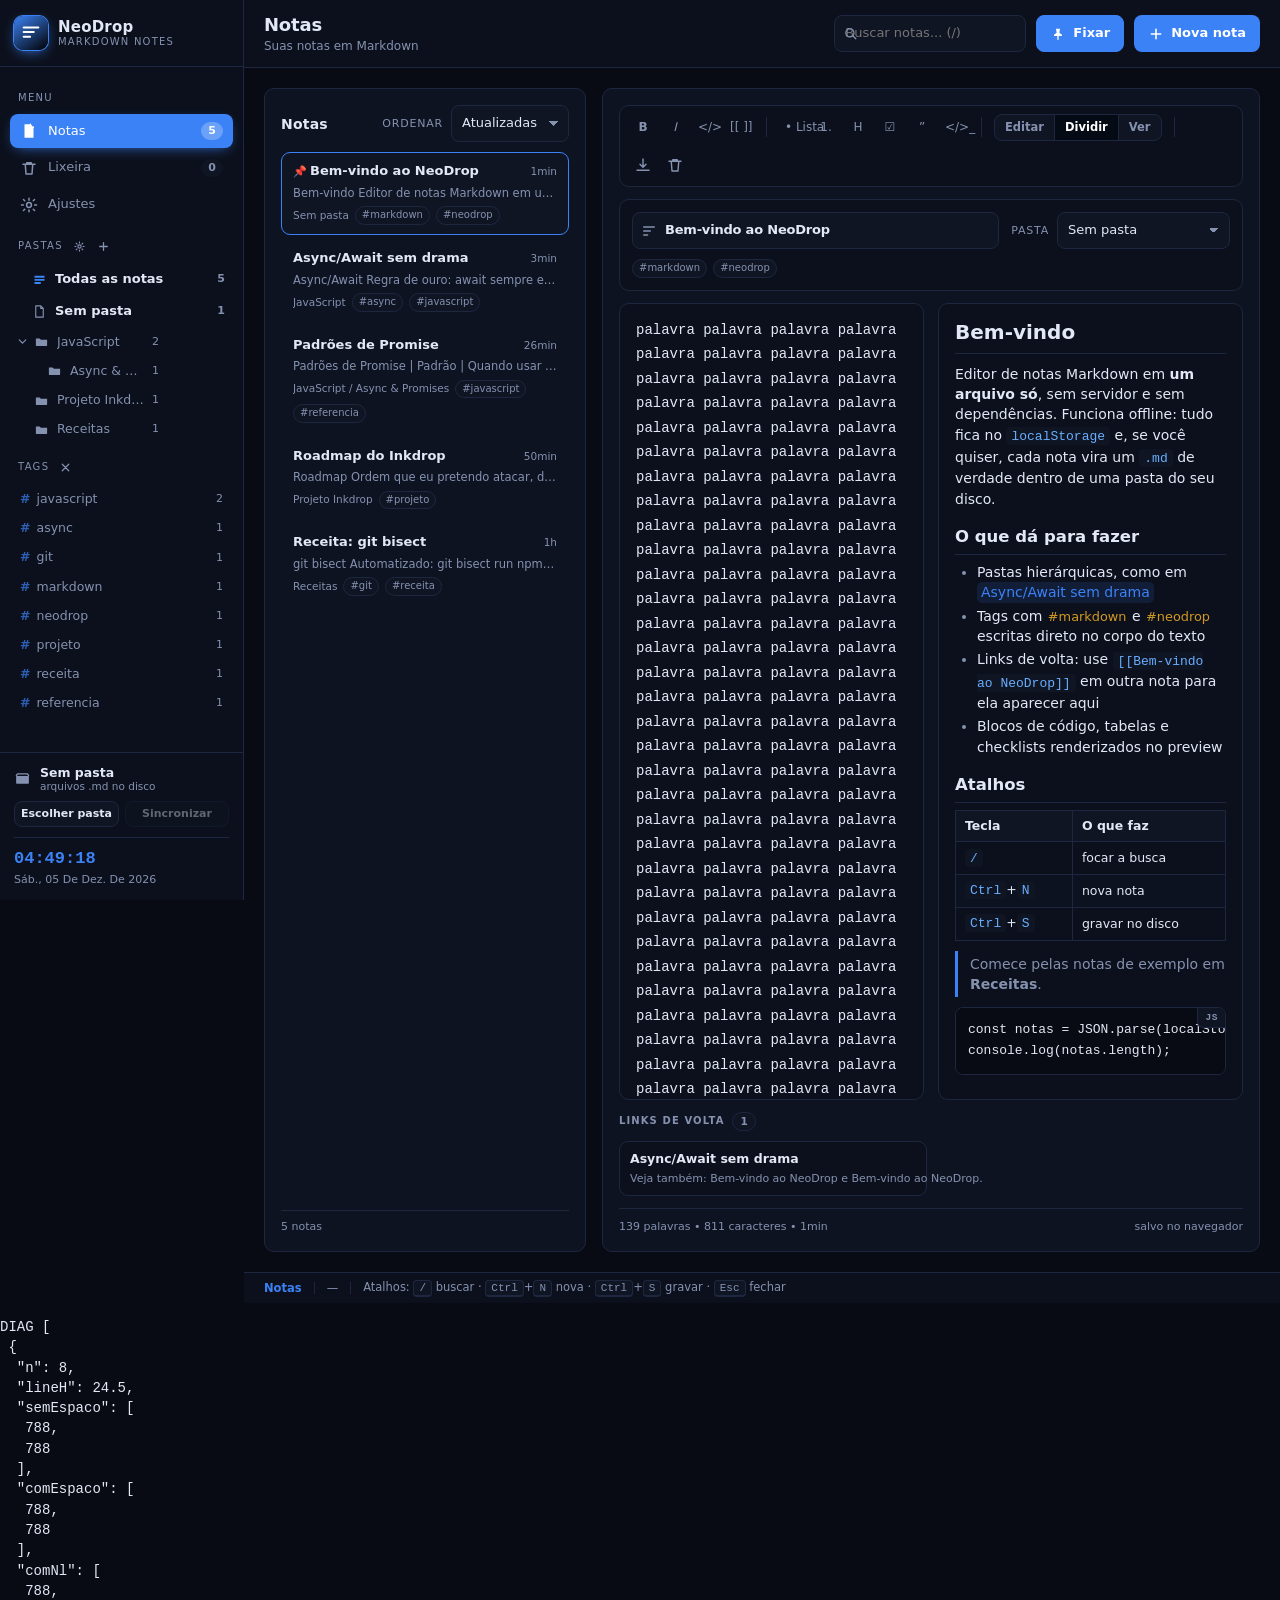
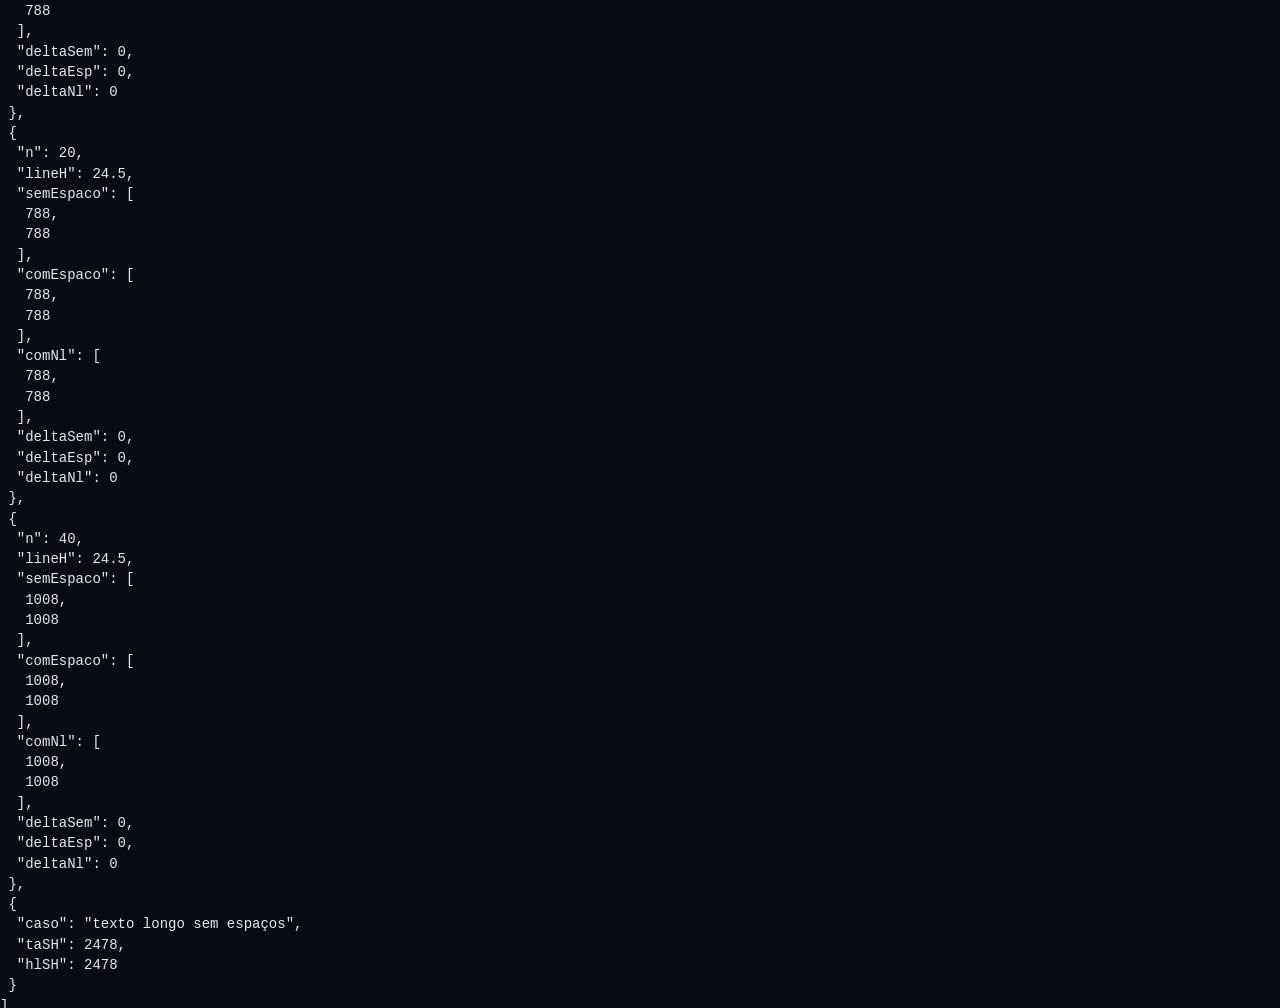
<file: .diag3.html>
<!DOCTYPE html>
<html lang="pt-BR" data-theme="midnight">
<head>
<meta charset="UTF-8">
<meta name="viewport" content="width=device-width, initial-scale=1.0">
<meta name="description" content="NeoDrop é um editor de notas Markdown offline-first, com pastas hierárquicas, tags, backlinks e sincronização com arquivos .md de verdade no disco. Zero dependências, zero build.">
<meta name="author" content="NeoDrop">
<meta name="theme-color" content="#080b14">
<meta property="og:type" content="website">
<meta property="og:title" content="NeoDrop">
<meta property="og:description" content="Editor de notas Markdown com pastas, tags, backlinks e arquivos .md no disco.">
<link rel="icon" href="data:image/svg+xml,%3Csvg xmlns='http://www.w3.org/2000/svg' viewBox='0 0 128 128'%3E%3Crect width='128' height='128' rx='28' fill='%23080b14'/%3E%3Cpath d='M34 38h48M34 58h60M34 78h40' stroke='%233b82f6' stroke-width='9' stroke-linecap='round'/%3E%3Ccircle cx='96' cy='86' r='14' fill='%233b82f6'/%3E%3C/svg%3E">
<title>NeoDrop — editor de notas Markdown</title>
<link rel="stylesheet" href="css/style.css">
</head>
<body>

<div class="app">

  <aside class="sidebar" id="sidebar">
    <div class="brand">
      <div class="brand-mark">
        <svg viewBox="0 0 24 24" aria-hidden="true"><path d="M4 6h16M4 11h11M4 16h7" fill="none" stroke="currentColor" stroke-width="2.2" stroke-linecap="round"/></svg>
      </div>
      <div class="brand-text">
        <strong>NeoDrop</strong>
        <span>markdown notes</span>
      </div>
    </div>

    <nav class="nav" id="nav">
      <span class="nav-label">Menu</span>
      <button class="nav-item is-active" data-view="notes">
        <svg viewBox="0 0 24 24"><path d="M6 3h8l4 4v14H6z"/><path d="M14 3v4h4M9 12h6M9 16h4" fill="none" stroke="currentColor" stroke-width="1.8" stroke-linecap="round" stroke-linejoin="round"/></svg>
        <span>Notas</span>
        <em class="nav-badge" id="nav-count-notes">0</em>
      </button>
      <button class="nav-item" data-view="trash">
        <svg viewBox="0 0 24 24"><path d="M4 7h16M9 7V5h6v2M7 7l1 13h8l1-13" fill="none" stroke="currentColor" stroke-width="2" stroke-linecap="round" stroke-linejoin="round"/></svg>
        <span>Lixeira</span>
        <em class="nav-badge" id="nav-count-trash">0</em>
      </button>
      <button class="nav-item" data-view="settings">
        <svg viewBox="0 0 24 24"><circle cx="12" cy="12" r="3.2" fill="none" stroke="currentColor" stroke-width="2"/><path d="M12 3v2.5M12 18.5V21M4.5 12H2M22 12h-2.5M6.3 6.3 4.6 4.6M19.4 19.4l-1.7-1.7M17.7 6.3l1.7-1.7M4.6 19.4l1.7-1.7" fill="none" stroke="currentColor" stroke-width="2" stroke-linecap="round"/></svg>
        <span>Ajustes</span>
      </button>

      <span class="nav-label nav-label-row">
        Pastas
        <button class="nav-label-btn" data-action="open-notebooks" title="Gerenciar pastas">
          <svg viewBox="0 0 24 24"><circle cx="12" cy="12" r="3" fill="none" stroke="currentColor" stroke-width="2"/><path d="M12 3.5v2M12 18.5v2M3.5 12h2M18.5 12h2M6 6l1.5 1.5M16.5 16.5 18 18M18 6l-1.5 1.5M7.5 16.5 6 18" fill="none" stroke="currentColor" stroke-width="2" stroke-linecap="round"/></svg>
        </button>
        <button class="nav-label-btn" data-action="new-notebook" title="Nova pasta na raiz">
          <svg viewBox="0 0 24 24"><path d="M12 5v14M5 12h14" fill="none" stroke="currentColor" stroke-width="2.4" stroke-linecap="round"/></svg>
        </button>
      </span>
      <div class="tree" id="notebook-tree"></div>

      <span class="nav-label nav-label-row">
        Tags
        <button class="nav-label-btn" data-action="clear-tag-filter" title="Limpar filtro de tags">
          <svg viewBox="0 0 24 24"><path d="M6 6l12 12M18 6L6 18" fill="none" stroke="currentColor" stroke-width="2.2" stroke-linecap="round"/></svg>
        </button>
      </span>
      <div class="tag-filter" id="tag-list"></div>
    </nav>

    <div class="sidebar-foot">
      <div class="disk" id="disk-box">
        <div class="disk-head">
          <svg viewBox="0 0 24 24"><path d="M3 7h18v10a1 1 0 0 1-1 1H4a1 1 0 0 1-1-1z"/><path d="M3 7l2-3h14l2 3" fill="none" stroke="currentColor" stroke-width="2" stroke-linejoin="round"/></svg>
          <div class="disk-info">
            <strong id="disk-name">Sem pasta</strong>
            <small id="disk-sub">arquivos .md no disco</small>
          </div>
        </div>
        <div class="disk-actions">
          <button class="btn btn-ghost btn-sm" data-action="pick-folder">Escolher pasta</button>
          <button class="btn btn-ghost btn-sm" data-action="sync-disk" id="disk-sync" disabled>Sincronizar</button>
        </div>
      </div>
      <div class="clock"><span id="clock-time">--:--:--</span><small id="clock-date">—</small></div>
    </div>
  </aside>

  <div class="main">
    <header class="topbar">
      <button class="icon-btn only-mobile" id="btn-menu" aria-label="Menu">
        <svg viewBox="0 0 24 24"><path d="M4 7h16M4 12h16M4 17h16" fill="none" stroke="currentColor" stroke-width="2" stroke-linecap="round"/></svg>
      </button>
      <div class="topbar-title">
        <h1 id="view-title">Notas</h1>
        <p id="view-sub">Suas notas em Markdown</p>
      </div>
      <div class="topbar-actions">
        <label class="search">
          <svg viewBox="0 0 24 24"><circle cx="11" cy="11" r="6.5" fill="none" stroke="currentColor" stroke-width="2"/><path d="M16 16l4.5 4.5" fill="none" stroke="currentColor" stroke-width="2" stroke-linecap="round"/></svg>
          <input type="search" id="global-search" placeholder="Buscar notas... (/)" autocomplete="off">
        </label>
        <button class="btn btn-ghost" data-action="toggle-pin" id="btn-pin" title="Fixar nota">
          <svg viewBox="0 0 24 24"><path d="M9 4h6l-1 6 4 3v2H6v-2l4-3-1-6z"/><path d="M12 15v5" fill="none" stroke="currentColor" stroke-width="2" stroke-linecap="round"/></svg>
          <span>Fixar</span>
        </button>
        <button class="btn btn-primary" data-action="new-note">
          <svg viewBox="0 0 24 24"><path d="M12 5v14M5 12h14" fill="none" stroke="currentColor" stroke-width="2.4" stroke-linecap="round"/></svg>
          <span>Nova nota</span>
        </button>
      </div>
    </header>

    <main class="content" id="content">

      <section class="view" id="view-notes">
        <div class="notes-layout">

          <section class="panel notes-side">
            <header class="panel-head">
              <h2 id="list-title">Notas</h2>
              <div class="head-actions">
                <label class="field inline">
                  <span>Ordenar</span>
                  <select id="note-sort" class="select">
                    <option value="updated">Atualizadas</option>
                    <option value="created">Criadas</option>
                    <option value="title">Título</option>
                  </select>
                </label>
              </div>
            </header>
            <div class="filter-note" id="filter-note"></div>
            <ul class="note-list" id="note-list"></ul>
            <footer class="side-foot muted" id="list-count">0 notas</footer>
          </section>

          <section class="panel notes-editor" id="note-editor">
            <div class="editor-toolbar" id="editor-toolbar">
              <div class="toolbar-group">
                <button class="tool" data-wrap="**" title="Negrito (Ctrl+B)"><b>B</b></button>
                <button class="tool" data-wrap="*" title="Itálico (Ctrl+I)"><i>I</i></button>
                <button class="tool" data-wrap="`" title="Código inline (Ctrl+K)">&lt;/&gt;</button>
                <button class="tool" data-wrap="[[" data-wrap2="]]" title="Link interno [[Nota]]">[[ ]]</button>
              </div>
              <span class="sep"></span>
              <div class="toolbar-group">
                <button class="tool" data-prefix="- " title="Lista">&bull; Lista</button>
                <button class="tool" data-prefix="1. " title="Numerada">1.</button>
                <button class="tool" data-prefix="# " title="Título">H</button>
                <button class="tool" data-prefix="- [ ] " title="Checklist">☑</button>
                <button class="tool" data-prefix="&gt; " title="Citação">&rdquo;</button>
                <button class="tool" data-prefix="```" title="Bloco de código">&lt;/&gt;_</button>
              </div>
              <span class="sep"></span>
              <div class="mode-switch" role="group" aria-label="Modo de visualização">
                <button class="mode-btn" data-mode="edit">Editar</button>
                <button class="mode-btn" data-mode="split">Dividir</button>
                <button class="mode-btn" data-mode="preview">Ver</button>
              </div>
              <span class="sep"></span>
              <div class="toolbar-group">
                <button class="tool" data-action="note-download" title="Baixar como .md">
                  <svg viewBox="0 0 24 24"><path d="M12 4v11m0 0l4-4m-4 4l-4-4M4 19h16" fill="none" stroke="currentColor" stroke-width="1.9" stroke-linecap="round" stroke-linejoin="round"/></svg>
                </button>
                <button class="tool" data-action="note-trash" title="Mover para a lixeira">
                  <svg viewBox="0 0 24 24"><path d="M4 7h16M9 7V5h6v2M7 7l1 13h8l1-13" fill="none" stroke="currentColor" stroke-width="1.9" stroke-linecap="round" stroke-linejoin="round"/></svg>
                </button>
              </div>
            </div>

            <div class="note-fields">
              <div class="field-row">
                <div class="input-wrap with-icon flex-1">
                  <svg viewBox="0 0 24 24" class="input-icon"><path d="M4 6h16M4 12h10M4 18h6" fill="none" stroke="currentColor" stroke-width="2" stroke-linecap="round"/></svg>
                  <input type="text" id="note-title" class="note-title-input" placeholder="Título da nota" autocomplete="off">
                </div>
                <label class="field inline">
                  <span>Pasta</span>
                  <select id="note-notebook" class="select"></select>
                </label>
              </div>
              <div class="note-tags-row" id="note-tags-row"></div>
            </div>

            <div class="editor-body" id="editor-body" data-mode="split">
              <div class="editor-input" id="editor-input">
                <pre class="editor-hl" id="editor-hl" aria-hidden="true"><code></code></pre>
                <textarea id="note-content" spellcheck="false" placeholder="# Título&#10;&#10;Escreva em Markdown. Use #tag para marcar e [[Nome da nota]] para linkar."></textarea>
              </div>
              <div class="editor-preview" id="note-preview" aria-live="polite"></div>
            </div>

            <section class="backlinks" id="backlinks"></section>

            <div class="editor-foot">
              <span class="muted" id="note-meta">0 palavras • 0 caracteres</span>
              <span class="muted" id="note-saved">salvo automaticamente no navegador</span>
            </div>
          </section>
        </div>
      </section>

      <section class="view is-hidden" id="view-trash">
        <section class="panel">
          <header class="panel-head">
            <h2>Lixeira</h2>
            <span class="muted">notas excluídas ficam aqui até você apagar de vez</span>
            <div class="head-actions">
              <button class="btn btn-ghost btn-sm" data-action="empty-trash">Esvaziar lixeira</button>
            </div>
          </header>
          <ul class="note-list wide" id="trash-list"></ul>
        </section>
      </section>

      <section class="view is-hidden" id="view-settings">
        <section class="panel">
          <header class="panel-head"><h2>Temas</h2><span class="muted">clique para aplicar</span></header>
          <div class="theme-grid" id="theme-grid"></div>
        </section>

        <div class="grid-2">
          <section class="panel">
            <header class="panel-head"><h2>Aparência</h2></header>
            <div class="settings-list">
              <div class="setting">
                <div><strong>Densidade da interface</strong><p class="muted">Espaçamento dos elementos</p></div>
                <label class="switch"><input type="checkbox" id="opt-compact"><span>Compacto</span></label>
              </div>
              <div class="setting">
                <div><strong>Animações</strong><p class="muted">Transições da interface</p></div>
                <label class="switch"><input type="checkbox" id="opt-motion" checked><span>Ativar</span></label>
              </div>
              <div class="setting">
                <div><strong>Cor de destaque</strong><p class="muted">Usada em botões, realce e gráficos</p></div>
                <label class="accent-pick big"><input type="color" id="accent-picker-2" value="#3b82f6"></label>
                <button class="link" data-action="reset-accent">cor do tema</button>
              </div>
              <div class="setting">
                <div><strong>Fonte</strong><p class="muted">Tipografia da interface</p></div>
                <select id="opt-font" class="select">
                  <option value="system">Sistema</option>
                  <option value="mono">Monoespaçada</option>
                  <option value="serif">Serifada</option>
                </select>
              </div>
              <div class="setting">
                <div><strong>Tamanho da fonte do editor</strong><p class="muted">Aplicado no Markdown e no preview</p></div>
                <input type="range" id="opt-editor-size" min="12" max="22" step="1" value="14">
                <span class="muted range-val" id="opt-editor-size-val">14px</span>
              </div>
            </div>
          </section>

          <section class="panel">
            <header class="panel-head"><h2>Pasta no disco</h2></header>
            <div class="settings-list">
              <div class="setting">
                <div><strong>Pasta de notas</strong><p class="muted">Cada nota vira um arquivo <code>.md</code> dentro dela</p></div>
                <button class="btn btn-ghost btn-sm" data-action="pick-folder">Escolher pasta</button>
              </div>
              <div class="setting">
                <div><strong>Importar .md da pasta</strong><p class="muted">Lê os arquivos existentes e cria notas (frontmatter preserva tags e ids)</p></div>
                <button class="btn btn-ghost btn-sm" data-action="import-disk">Importar da pasta</button>
              </div>
              <div class="setting">
                <div><strong>Sincronização automática</strong><p class="muted">Grava no disco 1,5s depois da última tecla</p></div>
                <label class="switch"><input type="checkbox" id="opt-autosync" checked><span>Ativar</span></label>
              </div>
              <div class="setting">
                <div><strong>Desconectar</strong><p class="muted">As notas continuam só no navegador</p></div>
                <button class="btn btn-ghost btn-sm" data-action="forget-folder">Desconectar</button>
              </div>
            </div>
            <p class="panel-hint muted" id="fs-support"></p>
          </section>
        </div>

        <section class="panel">
          <header class="panel-head"><h2>Dados</h2></header>
          <div class="settings-list">
            <div class="setting">
              <div><strong>Exportar</strong><p class="muted">Baixe pastas, notas e preferências em JSON</p></div>
              <button class="btn btn-ghost btn-sm" data-action="export">Exportar</button>
            </div>
            <div class="setting">
              <div><strong>Importar</strong><p class="muted">Substitui os dados atuais</p></div>
              <button class="btn btn-ghost btn-sm" data-action="import">Importar</button>
            </div>
            <div class="setting">
              <div><strong>Restaurar exemplo</strong><p class="muted">Notas de demonstração com pastas, tags e backlinks</p></div>
              <button class="btn btn-ghost btn-sm" data-action="seed">Carregar exemplo</button>
            </div>
            <div class="setting">
              <div><strong>Limpar tudo</strong><p class="muted">Apaga pastas, notas e preferências</p></div>
              <button class="btn btn-danger btn-sm" data-action="reset">Apagar tudo</button>
            </div>
          </div>
          <input type="file" id="import-file" accept="application/json" hidden>
        </section>
      </section>

    </main>

    <footer class="statusbar">
      <span id="status-left">Pronto</span>
      <span class="sep"></span>
      <span id="status-save">—</span>
      <span class="sep"></span>
      <span>Atalhos: <kbd>/</kbd> buscar · <kbd>Ctrl</kbd>+<kbd>N</kbd> nova · <kbd>Ctrl</kbd>+<kbd>S</kbd> gravar · <kbd>Esc</kbd> fechar</span>
    </footer>
  </div>
</div>

<div class="backdrop" id="backdrop"></div>

<div class="modal" id="notebook-modal" role="dialog" aria-modal="true" aria-labelledby="notebook-modal-title">
  <header class="modal-head">
    <h2 id="notebook-modal-title">Gerenciar pastas</h2>
    <button class="icon-btn" data-close aria-label="Fechar">
      <svg viewBox="0 0 24 24"><path d="M6 6l12 12M18 6L6 18" fill="none" stroke="currentColor" stroke-width="2.2" stroke-linecap="round"/></svg>
    </button>
  </header>
  <div class="modal-body">
    <p class="modal-hint muted">Cada pasta vira uma subpasta na pasta escolhida no disco. Excluir uma pasta não apaga as notas: elas sobem para a pasta acima.</p>

    <form class="sm-add" id="notebook-add-form">
      <input type="text" id="notebook-new" placeholder="Nova pasta (ex.: JavaScript)" maxlength="60" autocomplete="off">
      <button type="submit" class="btn btn-primary">Adicionar</button>
    </form>

    <ul class="nb-manager" id="notebook-manager"></ul>

    <footer class="modal-foot">
      <span class="muted sm-foot"><span id="notebook-count">0</span> pastas</span>
      <button class="btn btn-ghost" data-close>Fechar</button>
    </footer>
  </div>
</div>

<div class="modal" id="confirm-modal" role="dialog" aria-modal="true">
  <div class="modal-body">
    <h2 id="confirm-title">Confirmar</h2>
    <p id="confirm-text" class="muted"></p>
    <footer class="modal-foot">
      <button class="btn btn-ghost" data-close>Cancelar</button>
      <button class="btn btn-danger" id="confirm-ok">Confirmar</button>
    </footer>
  </div>
</div>

<div class="toasts" id="toasts"></div>

<script src="js/app.js"></script>
<script src=".diag3.js"></script>
</body>
</html>
</file>
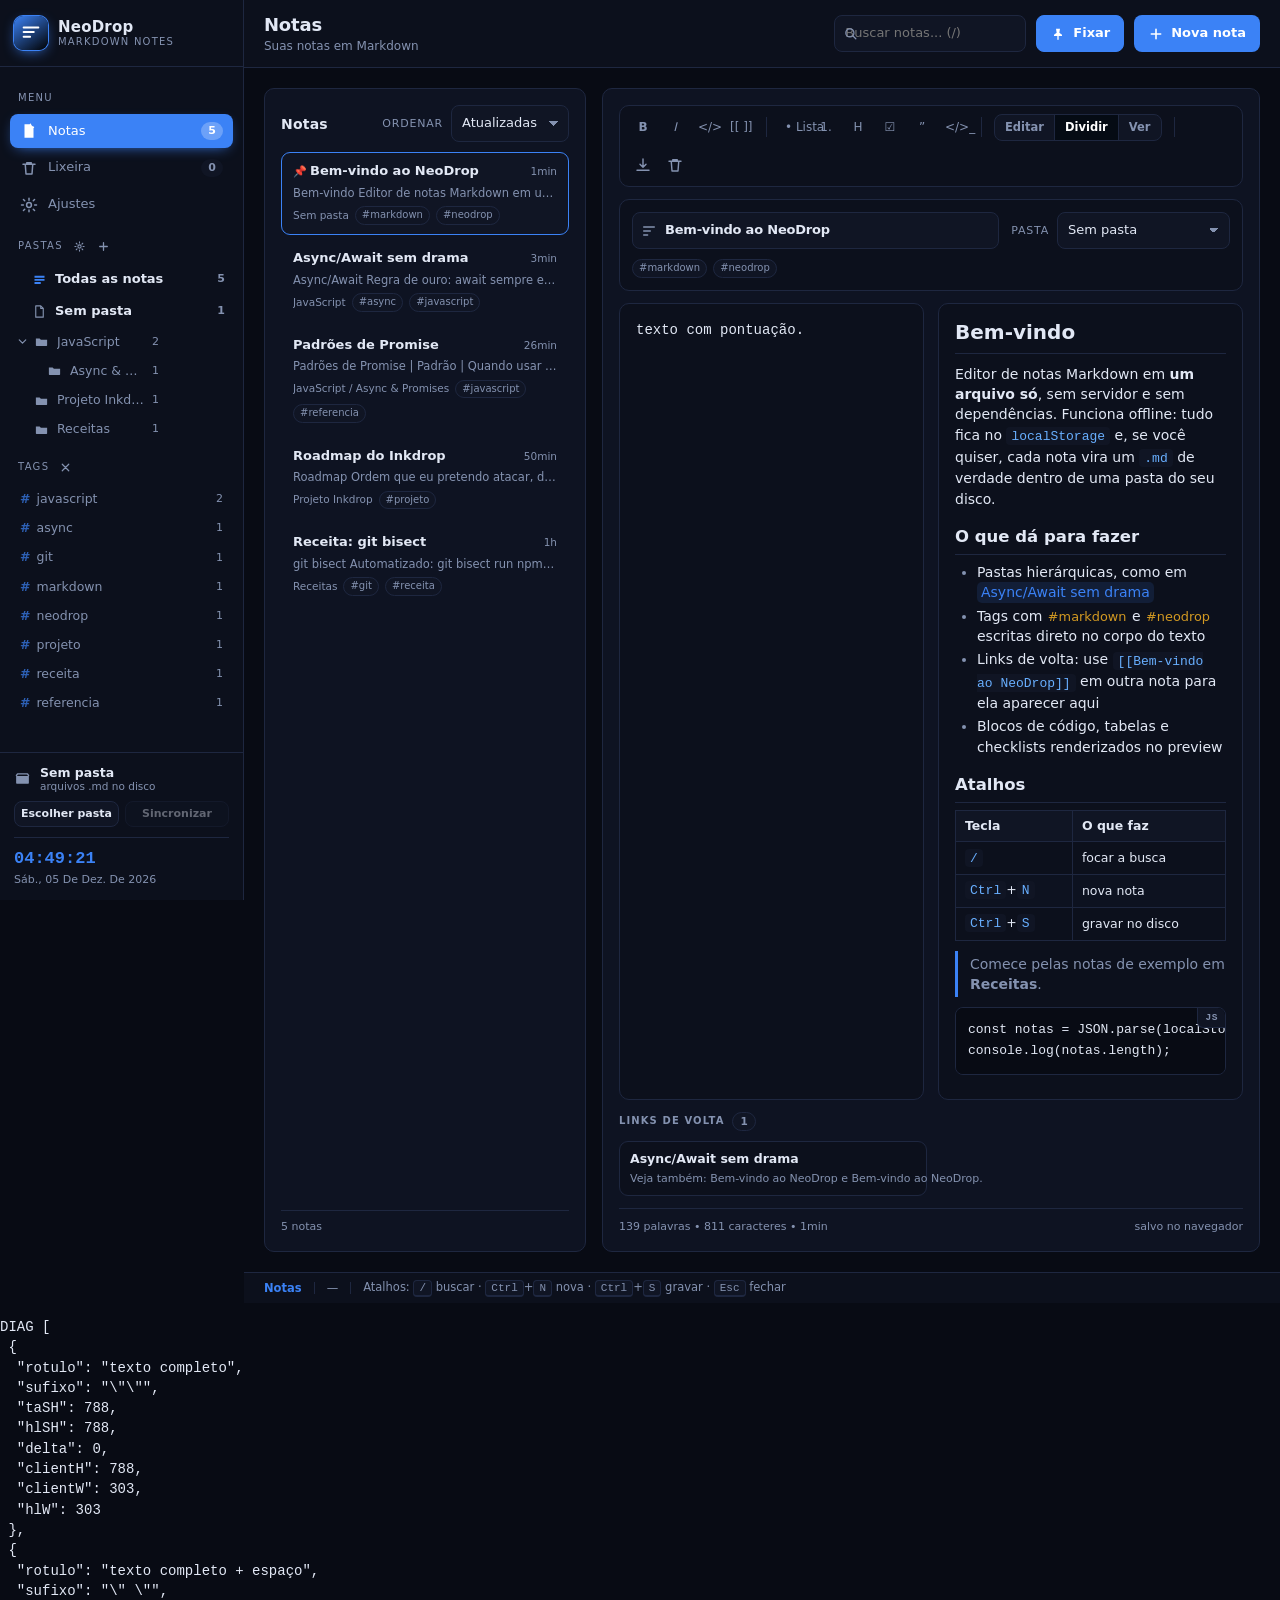
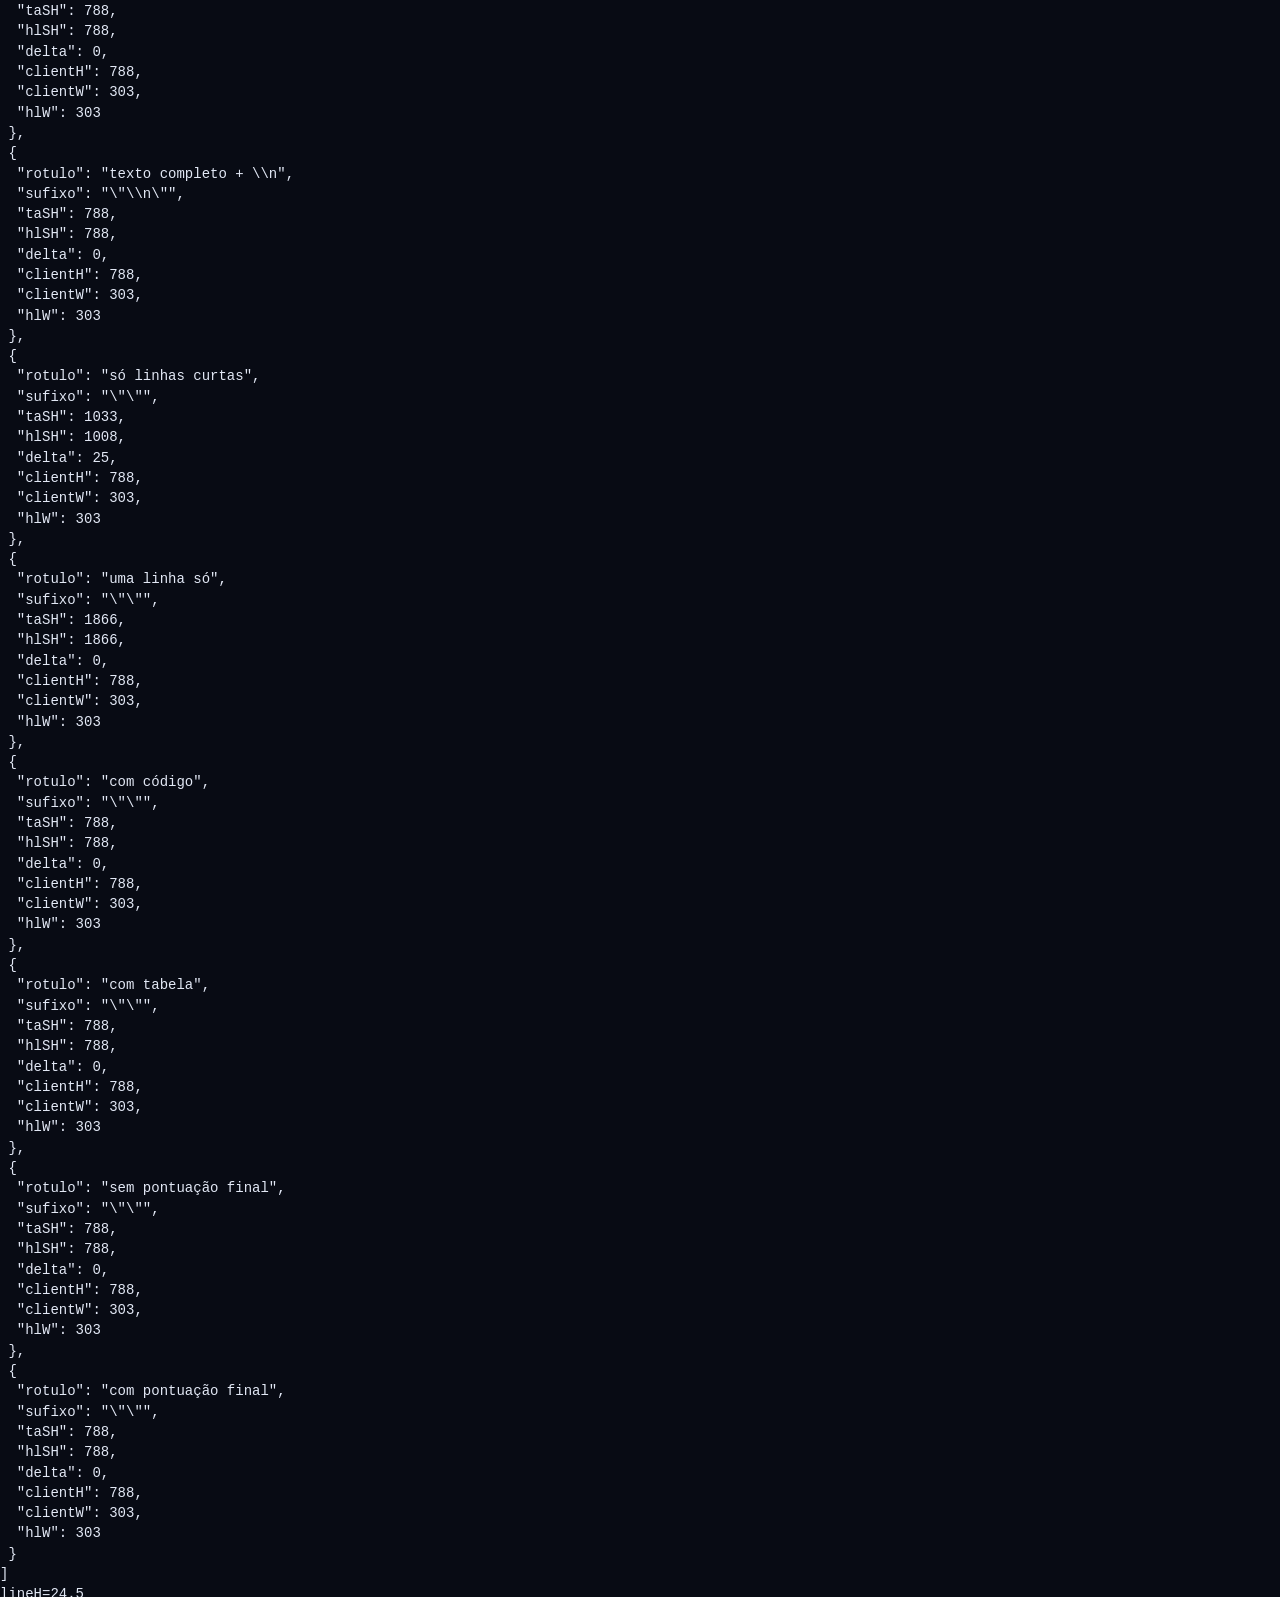
<file: .diag4.html>
<!DOCTYPE html>
<html lang="pt-BR" data-theme="midnight">
<head>
<meta charset="UTF-8">
<meta name="viewport" content="width=device-width, initial-scale=1.0">
<meta name="description" content="NeoDrop é um editor de notas Markdown offline-first, com pastas hierárquicas, tags, backlinks e sincronização com arquivos .md de verdade no disco. Zero dependências, zero build.">
<meta name="author" content="NeoDrop">
<meta name="theme-color" content="#080b14">
<meta property="og:type" content="website">
<meta property="og:title" content="NeoDrop">
<meta property="og:description" content="Editor de notas Markdown com pastas, tags, backlinks e arquivos .md no disco.">
<link rel="icon" href="data:image/svg+xml,%3Csvg xmlns='http://www.w3.org/2000/svg' viewBox='0 0 128 128'%3E%3Crect width='128' height='128' rx='28' fill='%23080b14'/%3E%3Cpath d='M34 38h48M34 58h60M34 78h40' stroke='%233b82f6' stroke-width='9' stroke-linecap='round'/%3E%3Ccircle cx='96' cy='86' r='14' fill='%233b82f6'/%3E%3C/svg%3E">
<title>NeoDrop — editor de notas Markdown</title>
<link rel="stylesheet" href="css/style.css">
</head>
<body>

<div class="app">

  <aside class="sidebar" id="sidebar">
    <div class="brand">
      <div class="brand-mark">
        <svg viewBox="0 0 24 24" aria-hidden="true"><path d="M4 6h16M4 11h11M4 16h7" fill="none" stroke="currentColor" stroke-width="2.2" stroke-linecap="round"/></svg>
      </div>
      <div class="brand-text">
        <strong>NeoDrop</strong>
        <span>markdown notes</span>
      </div>
    </div>

    <nav class="nav" id="nav">
      <span class="nav-label">Menu</span>
      <button class="nav-item is-active" data-view="notes">
        <svg viewBox="0 0 24 24"><path d="M6 3h8l4 4v14H6z"/><path d="M14 3v4h4M9 12h6M9 16h4" fill="none" stroke="currentColor" stroke-width="1.8" stroke-linecap="round" stroke-linejoin="round"/></svg>
        <span>Notas</span>
        <em class="nav-badge" id="nav-count-notes">0</em>
      </button>
      <button class="nav-item" data-view="trash">
        <svg viewBox="0 0 24 24"><path d="M4 7h16M9 7V5h6v2M7 7l1 13h8l1-13" fill="none" stroke="currentColor" stroke-width="2" stroke-linecap="round" stroke-linejoin="round"/></svg>
        <span>Lixeira</span>
        <em class="nav-badge" id="nav-count-trash">0</em>
      </button>
      <button class="nav-item" data-view="settings">
        <svg viewBox="0 0 24 24"><circle cx="12" cy="12" r="3.2" fill="none" stroke="currentColor" stroke-width="2"/><path d="M12 3v2.5M12 18.5V21M4.5 12H2M22 12h-2.5M6.3 6.3 4.6 4.6M19.4 19.4l-1.7-1.7M17.7 6.3l1.7-1.7M4.6 19.4l1.7-1.7" fill="none" stroke="currentColor" stroke-width="2" stroke-linecap="round"/></svg>
        <span>Ajustes</span>
      </button>

      <span class="nav-label nav-label-row">
        Pastas
        <button class="nav-label-btn" data-action="open-notebooks" title="Gerenciar pastas">
          <svg viewBox="0 0 24 24"><circle cx="12" cy="12" r="3" fill="none" stroke="currentColor" stroke-width="2"/><path d="M12 3.5v2M12 18.5v2M3.5 12h2M18.5 12h2M6 6l1.5 1.5M16.5 16.5 18 18M18 6l-1.5 1.5M7.5 16.5 6 18" fill="none" stroke="currentColor" stroke-width="2" stroke-linecap="round"/></svg>
        </button>
        <button class="nav-label-btn" data-action="new-notebook" title="Nova pasta na raiz">
          <svg viewBox="0 0 24 24"><path d="M12 5v14M5 12h14" fill="none" stroke="currentColor" stroke-width="2.4" stroke-linecap="round"/></svg>
        </button>
      </span>
      <div class="tree" id="notebook-tree"></div>

      <span class="nav-label nav-label-row">
        Tags
        <button class="nav-label-btn" data-action="clear-tag-filter" title="Limpar filtro de tags">
          <svg viewBox="0 0 24 24"><path d="M6 6l12 12M18 6L6 18" fill="none" stroke="currentColor" stroke-width="2.2" stroke-linecap="round"/></svg>
        </button>
      </span>
      <div class="tag-filter" id="tag-list"></div>
    </nav>

    <div class="sidebar-foot">
      <div class="disk" id="disk-box">
        <div class="disk-head">
          <svg viewBox="0 0 24 24"><path d="M3 7h18v10a1 1 0 0 1-1 1H4a1 1 0 0 1-1-1z"/><path d="M3 7l2-3h14l2 3" fill="none" stroke="currentColor" stroke-width="2" stroke-linejoin="round"/></svg>
          <div class="disk-info">
            <strong id="disk-name">Sem pasta</strong>
            <small id="disk-sub">arquivos .md no disco</small>
          </div>
        </div>
        <div class="disk-actions">
          <button class="btn btn-ghost btn-sm" data-action="pick-folder">Escolher pasta</button>
          <button class="btn btn-ghost btn-sm" data-action="sync-disk" id="disk-sync" disabled>Sincronizar</button>
        </div>
      </div>
      <div class="clock"><span id="clock-time">--:--:--</span><small id="clock-date">—</small></div>
    </div>
  </aside>

  <div class="main">
    <header class="topbar">
      <button class="icon-btn only-mobile" id="btn-menu" aria-label="Menu">
        <svg viewBox="0 0 24 24"><path d="M4 7h16M4 12h16M4 17h16" fill="none" stroke="currentColor" stroke-width="2" stroke-linecap="round"/></svg>
      </button>
      <div class="topbar-title">
        <h1 id="view-title">Notas</h1>
        <p id="view-sub">Suas notas em Markdown</p>
      </div>
      <div class="topbar-actions">
        <label class="search">
          <svg viewBox="0 0 24 24"><circle cx="11" cy="11" r="6.5" fill="none" stroke="currentColor" stroke-width="2"/><path d="M16 16l4.5 4.5" fill="none" stroke="currentColor" stroke-width="2" stroke-linecap="round"/></svg>
          <input type="search" id="global-search" placeholder="Buscar notas... (/)" autocomplete="off">
        </label>
        <button class="btn btn-ghost" data-action="toggle-pin" id="btn-pin" title="Fixar nota">
          <svg viewBox="0 0 24 24"><path d="M9 4h6l-1 6 4 3v2H6v-2l4-3-1-6z"/><path d="M12 15v5" fill="none" stroke="currentColor" stroke-width="2" stroke-linecap="round"/></svg>
          <span>Fixar</span>
        </button>
        <button class="btn btn-primary" data-action="new-note">
          <svg viewBox="0 0 24 24"><path d="M12 5v14M5 12h14" fill="none" stroke="currentColor" stroke-width="2.4" stroke-linecap="round"/></svg>
          <span>Nova nota</span>
        </button>
      </div>
    </header>

    <main class="content" id="content">

      <section class="view" id="view-notes">
        <div class="notes-layout">

          <section class="panel notes-side">
            <header class="panel-head">
              <h2 id="list-title">Notas</h2>
              <div class="head-actions">
                <label class="field inline">
                  <span>Ordenar</span>
                  <select id="note-sort" class="select">
                    <option value="updated">Atualizadas</option>
                    <option value="created">Criadas</option>
                    <option value="title">Título</option>
                  </select>
                </label>
              </div>
            </header>
            <div class="filter-note" id="filter-note"></div>
            <ul class="note-list" id="note-list"></ul>
            <footer class="side-foot muted" id="list-count">0 notas</footer>
          </section>

          <section class="panel notes-editor" id="note-editor">
            <div class="editor-toolbar" id="editor-toolbar">
              <div class="toolbar-group">
                <button class="tool" data-wrap="**" title="Negrito (Ctrl+B)"><b>B</b></button>
                <button class="tool" data-wrap="*" title="Itálico (Ctrl+I)"><i>I</i></button>
                <button class="tool" data-wrap="`" title="Código inline (Ctrl+K)">&lt;/&gt;</button>
                <button class="tool" data-wrap="[[" data-wrap2="]]" title="Link interno [[Nota]]">[[ ]]</button>
              </div>
              <span class="sep"></span>
              <div class="toolbar-group">
                <button class="tool" data-prefix="- " title="Lista">&bull; Lista</button>
                <button class="tool" data-prefix="1. " title="Numerada">1.</button>
                <button class="tool" data-prefix="# " title="Título">H</button>
                <button class="tool" data-prefix="- [ ] " title="Checklist">☑</button>
                <button class="tool" data-prefix="&gt; " title="Citação">&rdquo;</button>
                <button class="tool" data-prefix="```" title="Bloco de código">&lt;/&gt;_</button>
              </div>
              <span class="sep"></span>
              <div class="mode-switch" role="group" aria-label="Modo de visualização">
                <button class="mode-btn" data-mode="edit">Editar</button>
                <button class="mode-btn" data-mode="split">Dividir</button>
                <button class="mode-btn" data-mode="preview">Ver</button>
              </div>
              <span class="sep"></span>
              <div class="toolbar-group">
                <button class="tool" data-action="note-download" title="Baixar como .md">
                  <svg viewBox="0 0 24 24"><path d="M12 4v11m0 0l4-4m-4 4l-4-4M4 19h16" fill="none" stroke="currentColor" stroke-width="1.9" stroke-linecap="round" stroke-linejoin="round"/></svg>
                </button>
                <button class="tool" data-action="note-trash" title="Mover para a lixeira">
                  <svg viewBox="0 0 24 24"><path d="M4 7h16M9 7V5h6v2M7 7l1 13h8l1-13" fill="none" stroke="currentColor" stroke-width="1.9" stroke-linecap="round" stroke-linejoin="round"/></svg>
                </button>
              </div>
            </div>

            <div class="note-fields">
              <div class="field-row">
                <div class="input-wrap with-icon flex-1">
                  <svg viewBox="0 0 24 24" class="input-icon"><path d="M4 6h16M4 12h10M4 18h6" fill="none" stroke="currentColor" stroke-width="2" stroke-linecap="round"/></svg>
                  <input type="text" id="note-title" class="note-title-input" placeholder="Título da nota" autocomplete="off">
                </div>
                <label class="field inline">
                  <span>Pasta</span>
                  <select id="note-notebook" class="select"></select>
                </label>
              </div>
              <div class="note-tags-row" id="note-tags-row"></div>
            </div>

            <div class="editor-body" id="editor-body" data-mode="split">
              <div class="editor-input" id="editor-input">
                <pre class="editor-hl" id="editor-hl" aria-hidden="true"><code></code></pre>
                <textarea id="note-content" spellcheck="false" placeholder="# Título&#10;&#10;Escreva em Markdown. Use #tag para marcar e [[Nome da nota]] para linkar."></textarea>
              </div>
              <div class="editor-preview" id="note-preview" aria-live="polite"></div>
            </div>

            <section class="backlinks" id="backlinks"></section>

            <div class="editor-foot">
              <span class="muted" id="note-meta">0 palavras • 0 caracteres</span>
              <span class="muted" id="note-saved">salvo automaticamente no navegador</span>
            </div>
          </section>
        </div>
      </section>

      <section class="view is-hidden" id="view-trash">
        <section class="panel">
          <header class="panel-head">
            <h2>Lixeira</h2>
            <span class="muted">notas excluídas ficam aqui até você apagar de vez</span>
            <div class="head-actions">
              <button class="btn btn-ghost btn-sm" data-action="empty-trash">Esvaziar lixeira</button>
            </div>
          </header>
          <ul class="note-list wide" id="trash-list"></ul>
        </section>
      </section>

      <section class="view is-hidden" id="view-settings">
        <section class="panel">
          <header class="panel-head"><h2>Temas</h2><span class="muted">clique para aplicar</span></header>
          <div class="theme-grid" id="theme-grid"></div>
        </section>

        <div class="grid-2">
          <section class="panel">
            <header class="panel-head"><h2>Aparência</h2></header>
            <div class="settings-list">
              <div class="setting">
                <div><strong>Densidade da interface</strong><p class="muted">Espaçamento dos elementos</p></div>
                <label class="switch"><input type="checkbox" id="opt-compact"><span>Compacto</span></label>
              </div>
              <div class="setting">
                <div><strong>Animações</strong><p class="muted">Transições da interface</p></div>
                <label class="switch"><input type="checkbox" id="opt-motion" checked><span>Ativar</span></label>
              </div>
              <div class="setting">
                <div><strong>Cor de destaque</strong><p class="muted">Usada em botões, realce e gráficos</p></div>
                <label class="accent-pick big"><input type="color" id="accent-picker-2" value="#3b82f6"></label>
                <button class="link" data-action="reset-accent">cor do tema</button>
              </div>
              <div class="setting">
                <div><strong>Fonte</strong><p class="muted">Tipografia da interface</p></div>
                <select id="opt-font" class="select">
                  <option value="system">Sistema</option>
                  <option value="mono">Monoespaçada</option>
                  <option value="serif">Serifada</option>
                </select>
              </div>
              <div class="setting">
                <div><strong>Tamanho da fonte do editor</strong><p class="muted">Aplicado no Markdown e no preview</p></div>
                <input type="range" id="opt-editor-size" min="12" max="22" step="1" value="14">
                <span class="muted range-val" id="opt-editor-size-val">14px</span>
              </div>
            </div>
          </section>

          <section class="panel">
            <header class="panel-head"><h2>Pasta no disco</h2></header>
            <div class="settings-list">
              <div class="setting">
                <div><strong>Pasta de notas</strong><p class="muted">Cada nota vira um arquivo <code>.md</code> dentro dela</p></div>
                <button class="btn btn-ghost btn-sm" data-action="pick-folder">Escolher pasta</button>
              </div>
              <div class="setting">
                <div><strong>Importar .md da pasta</strong><p class="muted">Lê os arquivos existentes e cria notas (frontmatter preserva tags e ids)</p></div>
                <button class="btn btn-ghost btn-sm" data-action="import-disk">Importar da pasta</button>
              </div>
              <div class="setting">
                <div><strong>Sincronização automática</strong><p class="muted">Grava no disco 1,5s depois da última tecla</p></div>
                <label class="switch"><input type="checkbox" id="opt-autosync" checked><span>Ativar</span></label>
              </div>
              <div class="setting">
                <div><strong>Desconectar</strong><p class="muted">As notas continuam só no navegador</p></div>
                <button class="btn btn-ghost btn-sm" data-action="forget-folder">Desconectar</button>
              </div>
            </div>
            <p class="panel-hint muted" id="fs-support"></p>
          </section>
        </div>

        <section class="panel">
          <header class="panel-head"><h2>Dados</h2></header>
          <div class="settings-list">
            <div class="setting">
              <div><strong>Exportar</strong><p class="muted">Baixe pastas, notas e preferências em JSON</p></div>
              <button class="btn btn-ghost btn-sm" data-action="export">Exportar</button>
            </div>
            <div class="setting">
              <div><strong>Importar</strong><p class="muted">Substitui os dados atuais</p></div>
              <button class="btn btn-ghost btn-sm" data-action="import">Importar</button>
            </div>
            <div class="setting">
              <div><strong>Restaurar exemplo</strong><p class="muted">Notas de demonstração com pastas, tags e backlinks</p></div>
              <button class="btn btn-ghost btn-sm" data-action="seed">Carregar exemplo</button>
            </div>
            <div class="setting">
              <div><strong>Limpar tudo</strong><p class="muted">Apaga pastas, notas e preferências</p></div>
              <button class="btn btn-danger btn-sm" data-action="reset">Apagar tudo</button>
            </div>
          </div>
          <input type="file" id="import-file" accept="application/json" hidden>
        </section>
      </section>

    </main>

    <footer class="statusbar">
      <span id="status-left">Pronto</span>
      <span class="sep"></span>
      <span id="status-save">—</span>
      <span class="sep"></span>
      <span>Atalhos: <kbd>/</kbd> buscar · <kbd>Ctrl</kbd>+<kbd>N</kbd> nova · <kbd>Ctrl</kbd>+<kbd>S</kbd> gravar · <kbd>Esc</kbd> fechar</span>
    </footer>
  </div>
</div>

<div class="backdrop" id="backdrop"></div>

<div class="modal" id="notebook-modal" role="dialog" aria-modal="true" aria-labelledby="notebook-modal-title">
  <header class="modal-head">
    <h2 id="notebook-modal-title">Gerenciar pastas</h2>
    <button class="icon-btn" data-close aria-label="Fechar">
      <svg viewBox="0 0 24 24"><path d="M6 6l12 12M18 6L6 18" fill="none" stroke="currentColor" stroke-width="2.2" stroke-linecap="round"/></svg>
    </button>
  </header>
  <div class="modal-body">
    <p class="modal-hint muted">Cada pasta vira uma subpasta na pasta escolhida no disco. Excluir uma pasta não apaga as notas: elas sobem para a pasta acima.</p>

    <form class="sm-add" id="notebook-add-form">
      <input type="text" id="notebook-new" placeholder="Nova pasta (ex.: JavaScript)" maxlength="60" autocomplete="off">
      <button type="submit" class="btn btn-primary">Adicionar</button>
    </form>

    <ul class="nb-manager" id="notebook-manager"></ul>

    <footer class="modal-foot">
      <span class="muted sm-foot"><span id="notebook-count">0</span> pastas</span>
      <button class="btn btn-ghost" data-close>Fechar</button>
    </footer>
  </div>
</div>

<div class="modal" id="confirm-modal" role="dialog" aria-modal="true">
  <div class="modal-body">
    <h2 id="confirm-title">Confirmar</h2>
    <p id="confirm-text" class="muted"></p>
    <footer class="modal-foot">
      <button class="btn btn-ghost" data-close>Cancelar</button>
      <button class="btn btn-danger" id="confirm-ok">Confirmar</button>
    </footer>
  </div>
</div>

<div class="toasts" id="toasts"></div>

<script src="js/app.js"></script>
<script src=".diag4.js"></script>
</body>
</html>
</file>
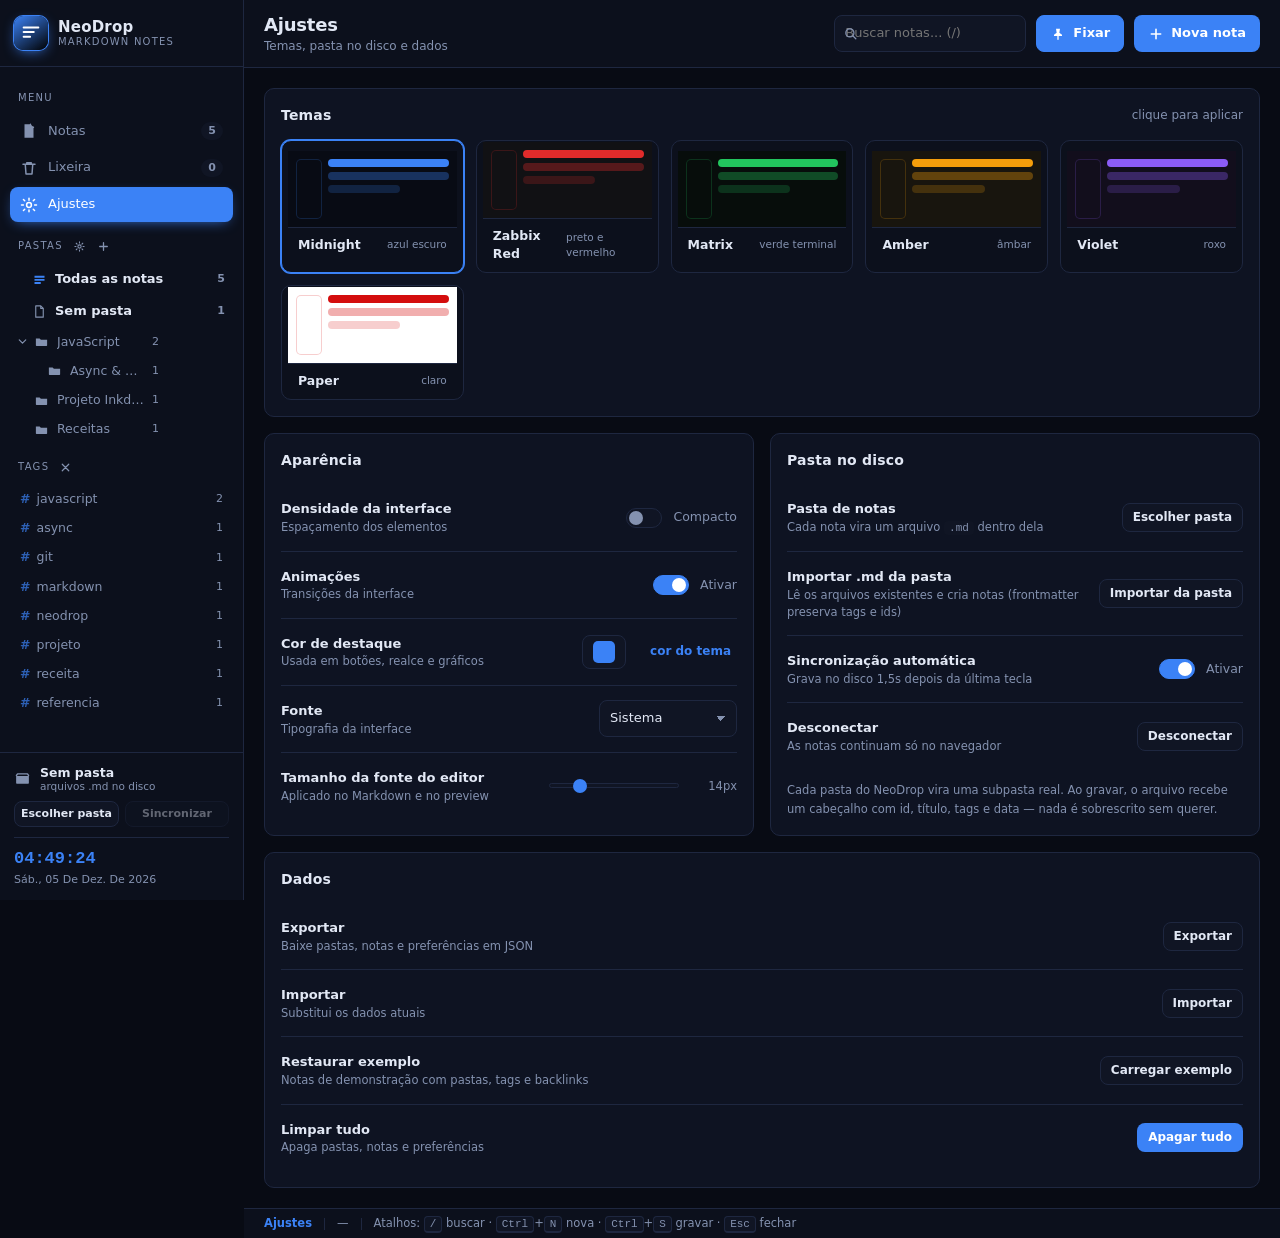
<file: .shot-ajustes.html>
<!DOCTYPE html>
<html lang="pt-BR" data-theme="midnight">
<head>
<meta charset="UTF-8">
<meta name="viewport" content="width=device-width, initial-scale=1.0">
<meta name="description" content="NeoDrop é um editor de notas Markdown offline-first, com pastas hierárquicas, tags, backlinks e sincronização com arquivos .md de verdade no disco. Zero dependências, zero build.">
<meta name="author" content="NeoDrop">
<meta name="theme-color" content="#080b14">
<meta property="og:type" content="website">
<meta property="og:title" content="NeoDrop">
<meta property="og:description" content="Editor de notas Markdown com pastas, tags, backlinks e arquivos .md no disco.">
<link rel="icon" href="data:image/svg+xml,%3Csvg xmlns='http://www.w3.org/2000/svg' viewBox='0 0 128 128'%3E%3Crect width='128' height='128' rx='28' fill='%23080b14'/%3E%3Cpath d='M34 38h48M34 58h60M34 78h40' stroke='%233b82f6' stroke-width='9' stroke-linecap='round'/%3E%3Ccircle cx='96' cy='86' r='14' fill='%233b82f6'/%3E%3C/svg%3E">
<title>NeoDrop — editor de notas Markdown</title>
<link rel="stylesheet" href="css/style.css">
</head>
<body>

<div class="app">

  <aside class="sidebar" id="sidebar">
    <div class="brand">
      <div class="brand-mark">
        <svg viewBox="0 0 24 24" aria-hidden="true"><path d="M4 6h16M4 11h11M4 16h7" fill="none" stroke="currentColor" stroke-width="2.2" stroke-linecap="round"/></svg>
      </div>
      <div class="brand-text">
        <strong>NeoDrop</strong>
        <span>markdown notes</span>
      </div>
    </div>

    <nav class="nav" id="nav">
      <span class="nav-label">Menu</span>
      <button class="nav-item is-active" data-view="notes">
        <svg viewBox="0 0 24 24"><path d="M6 3h8l4 4v14H6z"/><path d="M14 3v4h4M9 12h6M9 16h4" fill="none" stroke="currentColor" stroke-width="1.8" stroke-linecap="round" stroke-linejoin="round"/></svg>
        <span>Notas</span>
        <em class="nav-badge" id="nav-count-notes">0</em>
      </button>
      <button class="nav-item" data-view="trash">
        <svg viewBox="0 0 24 24"><path d="M4 7h16M9 7V5h6v2M7 7l1 13h8l1-13" fill="none" stroke="currentColor" stroke-width="2" stroke-linecap="round" stroke-linejoin="round"/></svg>
        <span>Lixeira</span>
        <em class="nav-badge" id="nav-count-trash">0</em>
      </button>
      <button class="nav-item" data-view="settings">
        <svg viewBox="0 0 24 24"><circle cx="12" cy="12" r="3.2" fill="none" stroke="currentColor" stroke-width="2"/><path d="M12 3v2.5M12 18.5V21M4.5 12H2M22 12h-2.5M6.3 6.3 4.6 4.6M19.4 19.4l-1.7-1.7M17.7 6.3l1.7-1.7M4.6 19.4l1.7-1.7" fill="none" stroke="currentColor" stroke-width="2" stroke-linecap="round"/></svg>
        <span>Ajustes</span>
      </button>

      <span class="nav-label nav-label-row">
        Pastas
        <button class="nav-label-btn" data-action="open-notebooks" title="Gerenciar pastas">
          <svg viewBox="0 0 24 24"><circle cx="12" cy="12" r="3" fill="none" stroke="currentColor" stroke-width="2"/><path d="M12 3.5v2M12 18.5v2M3.5 12h2M18.5 12h2M6 6l1.5 1.5M16.5 16.5 18 18M18 6l-1.5 1.5M7.5 16.5 6 18" fill="none" stroke="currentColor" stroke-width="2" stroke-linecap="round"/></svg>
        </button>
        <button class="nav-label-btn" data-action="new-notebook" title="Nova pasta na raiz">
          <svg viewBox="0 0 24 24"><path d="M12 5v14M5 12h14" fill="none" stroke="currentColor" stroke-width="2.4" stroke-linecap="round"/></svg>
        </button>
      </span>
      <div class="tree" id="notebook-tree"></div>

      <span class="nav-label nav-label-row">
        Tags
        <button class="nav-label-btn" data-action="clear-tag-filter" title="Limpar filtro de tags">
          <svg viewBox="0 0 24 24"><path d="M6 6l12 12M18 6L6 18" fill="none" stroke="currentColor" stroke-width="2.2" stroke-linecap="round"/></svg>
        </button>
      </span>
      <div class="tag-filter" id="tag-list"></div>
    </nav>

    <div class="sidebar-foot">
      <div class="disk" id="disk-box">
        <div class="disk-head">
          <svg viewBox="0 0 24 24"><path d="M3 7h18v10a1 1 0 0 1-1 1H4a1 1 0 0 1-1-1z"/><path d="M3 7l2-3h14l2 3" fill="none" stroke="currentColor" stroke-width="2" stroke-linejoin="round"/></svg>
          <div class="disk-info">
            <strong id="disk-name">Sem pasta</strong>
            <small id="disk-sub">arquivos .md no disco</small>
          </div>
        </div>
        <div class="disk-actions">
          <button class="btn btn-ghost btn-sm" data-action="pick-folder">Escolher pasta</button>
          <button class="btn btn-ghost btn-sm" data-action="sync-disk" id="disk-sync" disabled>Sincronizar</button>
        </div>
      </div>
      <div class="clock"><span id="clock-time">--:--:--</span><small id="clock-date">—</small></div>
    </div>
  </aside>

  <div class="main">
    <header class="topbar">
      <button class="icon-btn only-mobile" id="btn-menu" aria-label="Menu">
        <svg viewBox="0 0 24 24"><path d="M4 7h16M4 12h16M4 17h16" fill="none" stroke="currentColor" stroke-width="2" stroke-linecap="round"/></svg>
      </button>
      <div class="topbar-title">
        <h1 id="view-title">Notas</h1>
        <p id="view-sub">Suas notas em Markdown</p>
      </div>
      <div class="topbar-actions">
        <label class="search">
          <svg viewBox="0 0 24 24"><circle cx="11" cy="11" r="6.5" fill="none" stroke="currentColor" stroke-width="2"/><path d="M16 16l4.5 4.5" fill="none" stroke="currentColor" stroke-width="2" stroke-linecap="round"/></svg>
          <input type="search" id="global-search" placeholder="Buscar notas... (/)" autocomplete="off">
        </label>
        <button class="btn btn-ghost" data-action="toggle-pin" id="btn-pin" title="Fixar nota">
          <svg viewBox="0 0 24 24"><path d="M9 4h6l-1 6 4 3v2H6v-2l4-3-1-6z"/><path d="M12 15v5" fill="none" stroke="currentColor" stroke-width="2" stroke-linecap="round"/></svg>
          <span>Fixar</span>
        </button>
        <button class="btn btn-primary" data-action="new-note">
          <svg viewBox="0 0 24 24"><path d="M12 5v14M5 12h14" fill="none" stroke="currentColor" stroke-width="2.4" stroke-linecap="round"/></svg>
          <span>Nova nota</span>
        </button>
      </div>
    </header>

    <main class="content" id="content">

      <section class="view" id="view-notes">
        <div class="notes-layout">

          <section class="panel notes-side">
            <header class="panel-head">
              <h2 id="list-title">Notas</h2>
              <div class="head-actions">
                <label class="field inline">
                  <span>Ordenar</span>
                  <select id="note-sort" class="select">
                    <option value="updated">Atualizadas</option>
                    <option value="created">Criadas</option>
                    <option value="title">Título</option>
                  </select>
                </label>
              </div>
            </header>
            <div class="filter-note" id="filter-note"></div>
            <ul class="note-list" id="note-list"></ul>
            <footer class="side-foot muted" id="list-count">0 notas</footer>
          </section>

          <section class="panel notes-editor" id="note-editor">
            <div class="editor-toolbar" id="editor-toolbar">
              <div class="toolbar-group">
                <button class="tool" data-wrap="**" title="Negrito (Ctrl+B)"><b>B</b></button>
                <button class="tool" data-wrap="*" title="Itálico (Ctrl+I)"><i>I</i></button>
                <button class="tool" data-wrap="`" title="Código inline (Ctrl+K)">&lt;/&gt;</button>
                <button class="tool" data-wrap="[[" data-wrap2="]]" title="Link interno [[Nota]]">[[ ]]</button>
              </div>
              <span class="sep"></span>
              <div class="toolbar-group">
                <button class="tool" data-prefix="- " title="Lista">&bull; Lista</button>
                <button class="tool" data-prefix="1. " title="Numerada">1.</button>
                <button class="tool" data-prefix="# " title="Título">H</button>
                <button class="tool" data-prefix="- [ ] " title="Checklist">☑</button>
                <button class="tool" data-prefix="&gt; " title="Citação">&rdquo;</button>
                <button class="tool" data-prefix="```" title="Bloco de código">&lt;/&gt;_</button>
              </div>
              <span class="sep"></span>
              <div class="mode-switch" role="group" aria-label="Modo de visualização">
                <button class="mode-btn" data-mode="edit">Editar</button>
                <button class="mode-btn" data-mode="split">Dividir</button>
                <button class="mode-btn" data-mode="preview">Ver</button>
              </div>
              <span class="sep"></span>
              <div class="toolbar-group">
                <button class="tool" data-action="note-download" title="Baixar como .md">
                  <svg viewBox="0 0 24 24"><path d="M12 4v11m0 0l4-4m-4 4l-4-4M4 19h16" fill="none" stroke="currentColor" stroke-width="1.9" stroke-linecap="round" stroke-linejoin="round"/></svg>
                </button>
                <button class="tool" data-action="note-trash" title="Mover para a lixeira">
                  <svg viewBox="0 0 24 24"><path d="M4 7h16M9 7V5h6v2M7 7l1 13h8l1-13" fill="none" stroke="currentColor" stroke-width="1.9" stroke-linecap="round" stroke-linejoin="round"/></svg>
                </button>
              </div>
            </div>

            <div class="note-fields">
              <div class="field-row">
                <div class="input-wrap with-icon flex-1">
                  <svg viewBox="0 0 24 24" class="input-icon"><path d="M4 6h16M4 12h10M4 18h6" fill="none" stroke="currentColor" stroke-width="2" stroke-linecap="round"/></svg>
                  <input type="text" id="note-title" class="note-title-input" placeholder="Título da nota" autocomplete="off">
                </div>
                <label class="field inline">
                  <span>Pasta</span>
                  <select id="note-notebook" class="select"></select>
                </label>
              </div>
              <div class="note-tags-row" id="note-tags-row"></div>
            </div>

            <div class="editor-body" id="editor-body" data-mode="split">
              <div class="editor-input" id="editor-input">
                <pre class="editor-hl" id="editor-hl" aria-hidden="true"><code></code></pre>
                <textarea id="note-content" spellcheck="false" placeholder="# Título&#10;&#10;Escreva em Markdown. Use #tag para marcar e [[Nome da nota]] para linkar."></textarea>
              </div>
              <div class="editor-preview" id="note-preview" aria-live="polite"></div>
            </div>

            <section class="backlinks" id="backlinks"></section>

            <div class="editor-foot">
              <span class="muted" id="note-meta">0 palavras • 0 caracteres</span>
              <span class="muted" id="note-saved">salvo automaticamente no navegador</span>
            </div>
          </section>
        </div>
      </section>

      <section class="view is-hidden" id="view-trash">
        <section class="panel">
          <header class="panel-head">
            <h2>Lixeira</h2>
            <span class="muted">notas excluídas ficam aqui até você apagar de vez</span>
            <div class="head-actions">
              <button class="btn btn-ghost btn-sm" data-action="empty-trash">Esvaziar lixeira</button>
            </div>
          </header>
          <ul class="note-list wide" id="trash-list"></ul>
        </section>
      </section>

      <section class="view is-hidden" id="view-settings">
        <section class="panel">
          <header class="panel-head"><h2>Temas</h2><span class="muted">clique para aplicar</span></header>
          <div class="theme-grid" id="theme-grid"></div>
        </section>

        <div class="grid-2">
          <section class="panel">
            <header class="panel-head"><h2>Aparência</h2></header>
            <div class="settings-list">
              <div class="setting">
                <div><strong>Densidade da interface</strong><p class="muted">Espaçamento dos elementos</p></div>
                <label class="switch"><input type="checkbox" id="opt-compact"><span>Compacto</span></label>
              </div>
              <div class="setting">
                <div><strong>Animações</strong><p class="muted">Transições da interface</p></div>
                <label class="switch"><input type="checkbox" id="opt-motion" checked><span>Ativar</span></label>
              </div>
              <div class="setting">
                <div><strong>Cor de destaque</strong><p class="muted">Usada em botões, realce e gráficos</p></div>
                <label class="accent-pick big"><input type="color" id="accent-picker-2" value="#3b82f6"></label>
                <button class="link" data-action="reset-accent">cor do tema</button>
              </div>
              <div class="setting">
                <div><strong>Fonte</strong><p class="muted">Tipografia da interface</p></div>
                <select id="opt-font" class="select">
                  <option value="system">Sistema</option>
                  <option value="mono">Monoespaçada</option>
                  <option value="serif">Serifada</option>
                </select>
              </div>
              <div class="setting">
                <div><strong>Tamanho da fonte do editor</strong><p class="muted">Aplicado no Markdown e no preview</p></div>
                <input type="range" id="opt-editor-size" min="12" max="22" step="1" value="14">
                <span class="muted range-val" id="opt-editor-size-val">14px</span>
              </div>
            </div>
          </section>

          <section class="panel">
            <header class="panel-head"><h2>Pasta no disco</h2></header>
            <div class="settings-list">
              <div class="setting">
                <div><strong>Pasta de notas</strong><p class="muted">Cada nota vira um arquivo <code>.md</code> dentro dela</p></div>
                <button class="btn btn-ghost btn-sm" data-action="pick-folder">Escolher pasta</button>
              </div>
              <div class="setting">
                <div><strong>Importar .md da pasta</strong><p class="muted">Lê os arquivos existentes e cria notas (frontmatter preserva tags e ids)</p></div>
                <button class="btn btn-ghost btn-sm" data-action="import-disk">Importar da pasta</button>
              </div>
              <div class="setting">
                <div><strong>Sincronização automática</strong><p class="muted">Grava no disco 1,5s depois da última tecla</p></div>
                <label class="switch"><input type="checkbox" id="opt-autosync" checked><span>Ativar</span></label>
              </div>
              <div class="setting">
                <div><strong>Desconectar</strong><p class="muted">As notas continuam só no navegador</p></div>
                <button class="btn btn-ghost btn-sm" data-action="forget-folder">Desconectar</button>
              </div>
            </div>
            <p class="panel-hint muted" id="fs-support"></p>
          </section>
        </div>

        <section class="panel">
          <header class="panel-head"><h2>Dados</h2></header>
          <div class="settings-list">
            <div class="setting">
              <div><strong>Exportar</strong><p class="muted">Baixe pastas, notas e preferências em JSON</p></div>
              <button class="btn btn-ghost btn-sm" data-action="export">Exportar</button>
            </div>
            <div class="setting">
              <div><strong>Importar</strong><p class="muted">Substitui os dados atuais</p></div>
              <button class="btn btn-ghost btn-sm" data-action="import">Importar</button>
            </div>
            <div class="setting">
              <div><strong>Restaurar exemplo</strong><p class="muted">Notas de demonstração com pastas, tags e backlinks</p></div>
              <button class="btn btn-ghost btn-sm" data-action="seed">Carregar exemplo</button>
            </div>
            <div class="setting">
              <div><strong>Limpar tudo</strong><p class="muted">Apaga pastas, notas e preferências</p></div>
              <button class="btn btn-danger btn-sm" data-action="reset">Apagar tudo</button>
            </div>
          </div>
          <input type="file" id="import-file" accept="application/json" hidden>
        </section>
      </section>

    </main>

    <footer class="statusbar">
      <span id="status-left">Pronto</span>
      <span class="sep"></span>
      <span id="status-save">—</span>
      <span class="sep"></span>
      <span>Atalhos: <kbd>/</kbd> buscar · <kbd>Ctrl</kbd>+<kbd>N</kbd> nova · <kbd>Ctrl</kbd>+<kbd>S</kbd> gravar · <kbd>Esc</kbd> fechar</span>
    </footer>
  </div>
</div>

<div class="backdrop" id="backdrop"></div>

<div class="modal" id="notebook-modal" role="dialog" aria-modal="true" aria-labelledby="notebook-modal-title">
  <header class="modal-head">
    <h2 id="notebook-modal-title">Gerenciar pastas</h2>
    <button class="icon-btn" data-close aria-label="Fechar">
      <svg viewBox="0 0 24 24"><path d="M6 6l12 12M18 6L6 18" fill="none" stroke="currentColor" stroke-width="2.2" stroke-linecap="round"/></svg>
    </button>
  </header>
  <div class="modal-body">
    <p class="modal-hint muted">Cada pasta vira uma subpasta na pasta escolhida no disco. Excluir uma pasta não apaga as notas: elas sobem para a pasta acima.</p>

    <form class="sm-add" id="notebook-add-form">
      <input type="text" id="notebook-new" placeholder="Nova pasta (ex.: JavaScript)" maxlength="60" autocomplete="off">
      <button type="submit" class="btn btn-primary">Adicionar</button>
    </form>

    <ul class="nb-manager" id="notebook-manager"></ul>

    <footer class="modal-foot">
      <span class="muted sm-foot"><span id="notebook-count">0</span> pastas</span>
      <button class="btn btn-ghost" data-close>Fechar</button>
    </footer>
  </div>
</div>

<div class="modal" id="confirm-modal" role="dialog" aria-modal="true">
  <div class="modal-body">
    <h2 id="confirm-title">Confirmar</h2>
    <p id="confirm-text" class="muted"></p>
    <footer class="modal-foot">
      <button class="btn btn-ghost" data-close>Cancelar</button>
      <button class="btn btn-danger" id="confirm-ok">Confirmar</button>
    </footer>
  </div>
</div>

<div class="toasts" id="toasts"></div>

<script src="js/app.js"></script>
<script>document.addEventListener("DOMContentLoaded",()=>{setTimeout(()=>document.querySelector('.nav-item[data-view="settings"]').click(),300);});</script></body>
</html>
</file>
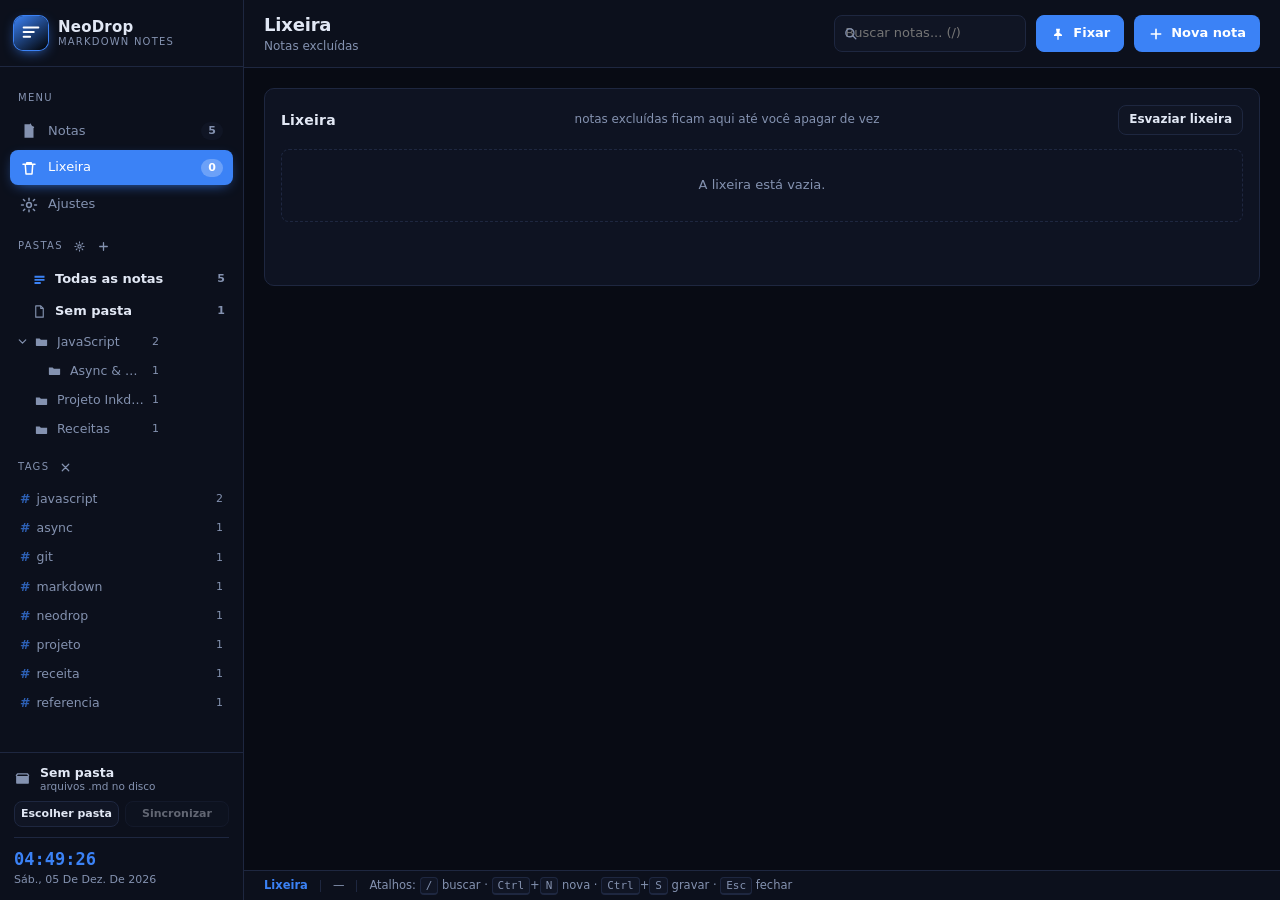
<file: .shot-lixeira.html>
<!DOCTYPE html>
<html lang="pt-BR" data-theme="midnight">
<head>
<meta charset="UTF-8">
<meta name="viewport" content="width=device-width, initial-scale=1.0">
<meta name="description" content="NeoDrop é um editor de notas Markdown offline-first, com pastas hierárquicas, tags, backlinks e sincronização com arquivos .md de verdade no disco. Zero dependências, zero build.">
<meta name="author" content="NeoDrop">
<meta name="theme-color" content="#080b14">
<meta property="og:type" content="website">
<meta property="og:title" content="NeoDrop">
<meta property="og:description" content="Editor de notas Markdown com pastas, tags, backlinks e arquivos .md no disco.">
<link rel="icon" href="data:image/svg+xml,%3Csvg xmlns='http://www.w3.org/2000/svg' viewBox='0 0 128 128'%3E%3Crect width='128' height='128' rx='28' fill='%23080b14'/%3E%3Cpath d='M34 38h48M34 58h60M34 78h40' stroke='%233b82f6' stroke-width='9' stroke-linecap='round'/%3E%3Ccircle cx='96' cy='86' r='14' fill='%233b82f6'/%3E%3C/svg%3E">
<title>NeoDrop — editor de notas Markdown</title>
<link rel="stylesheet" href="css/style.css">
</head>
<body>

<div class="app">

  <aside class="sidebar" id="sidebar">
    <div class="brand">
      <div class="brand-mark">
        <svg viewBox="0 0 24 24" aria-hidden="true"><path d="M4 6h16M4 11h11M4 16h7" fill="none" stroke="currentColor" stroke-width="2.2" stroke-linecap="round"/></svg>
      </div>
      <div class="brand-text">
        <strong>NeoDrop</strong>
        <span>markdown notes</span>
      </div>
    </div>

    <nav class="nav" id="nav">
      <span class="nav-label">Menu</span>
      <button class="nav-item is-active" data-view="notes">
        <svg viewBox="0 0 24 24"><path d="M6 3h8l4 4v14H6z"/><path d="M14 3v4h4M9 12h6M9 16h4" fill="none" stroke="currentColor" stroke-width="1.8" stroke-linecap="round" stroke-linejoin="round"/></svg>
        <span>Notas</span>
        <em class="nav-badge" id="nav-count-notes">0</em>
      </button>
      <button class="nav-item" data-view="trash">
        <svg viewBox="0 0 24 24"><path d="M4 7h16M9 7V5h6v2M7 7l1 13h8l1-13" fill="none" stroke="currentColor" stroke-width="2" stroke-linecap="round" stroke-linejoin="round"/></svg>
        <span>Lixeira</span>
        <em class="nav-badge" id="nav-count-trash">0</em>
      </button>
      <button class="nav-item" data-view="settings">
        <svg viewBox="0 0 24 24"><circle cx="12" cy="12" r="3.2" fill="none" stroke="currentColor" stroke-width="2"/><path d="M12 3v2.5M12 18.5V21M4.5 12H2M22 12h-2.5M6.3 6.3 4.6 4.6M19.4 19.4l-1.7-1.7M17.7 6.3l1.7-1.7M4.6 19.4l1.7-1.7" fill="none" stroke="currentColor" stroke-width="2" stroke-linecap="round"/></svg>
        <span>Ajustes</span>
      </button>

      <span class="nav-label nav-label-row">
        Pastas
        <button class="nav-label-btn" data-action="open-notebooks" title="Gerenciar pastas">
          <svg viewBox="0 0 24 24"><circle cx="12" cy="12" r="3" fill="none" stroke="currentColor" stroke-width="2"/><path d="M12 3.5v2M12 18.5v2M3.5 12h2M18.5 12h2M6 6l1.5 1.5M16.5 16.5 18 18M18 6l-1.5 1.5M7.5 16.5 6 18" fill="none" stroke="currentColor" stroke-width="2" stroke-linecap="round"/></svg>
        </button>
        <button class="nav-label-btn" data-action="new-notebook" title="Nova pasta na raiz">
          <svg viewBox="0 0 24 24"><path d="M12 5v14M5 12h14" fill="none" stroke="currentColor" stroke-width="2.4" stroke-linecap="round"/></svg>
        </button>
      </span>
      <div class="tree" id="notebook-tree"></div>

      <span class="nav-label nav-label-row">
        Tags
        <button class="nav-label-btn" data-action="clear-tag-filter" title="Limpar filtro de tags">
          <svg viewBox="0 0 24 24"><path d="M6 6l12 12M18 6L6 18" fill="none" stroke="currentColor" stroke-width="2.2" stroke-linecap="round"/></svg>
        </button>
      </span>
      <div class="tag-filter" id="tag-list"></div>
    </nav>

    <div class="sidebar-foot">
      <div class="disk" id="disk-box">
        <div class="disk-head">
          <svg viewBox="0 0 24 24"><path d="M3 7h18v10a1 1 0 0 1-1 1H4a1 1 0 0 1-1-1z"/><path d="M3 7l2-3h14l2 3" fill="none" stroke="currentColor" stroke-width="2" stroke-linejoin="round"/></svg>
          <div class="disk-info">
            <strong id="disk-name">Sem pasta</strong>
            <small id="disk-sub">arquivos .md no disco</small>
          </div>
        </div>
        <div class="disk-actions">
          <button class="btn btn-ghost btn-sm" data-action="pick-folder">Escolher pasta</button>
          <button class="btn btn-ghost btn-sm" data-action="sync-disk" id="disk-sync" disabled>Sincronizar</button>
        </div>
      </div>
      <div class="clock"><span id="clock-time">--:--:--</span><small id="clock-date">—</small></div>
    </div>
  </aside>

  <div class="main">
    <header class="topbar">
      <button class="icon-btn only-mobile" id="btn-menu" aria-label="Menu">
        <svg viewBox="0 0 24 24"><path d="M4 7h16M4 12h16M4 17h16" fill="none" stroke="currentColor" stroke-width="2" stroke-linecap="round"/></svg>
      </button>
      <div class="topbar-title">
        <h1 id="view-title">Notas</h1>
        <p id="view-sub">Suas notas em Markdown</p>
      </div>
      <div class="topbar-actions">
        <label class="search">
          <svg viewBox="0 0 24 24"><circle cx="11" cy="11" r="6.5" fill="none" stroke="currentColor" stroke-width="2"/><path d="M16 16l4.5 4.5" fill="none" stroke="currentColor" stroke-width="2" stroke-linecap="round"/></svg>
          <input type="search" id="global-search" placeholder="Buscar notas... (/)" autocomplete="off">
        </label>
        <button class="btn btn-ghost" data-action="toggle-pin" id="btn-pin" title="Fixar nota">
          <svg viewBox="0 0 24 24"><path d="M9 4h6l-1 6 4 3v2H6v-2l4-3-1-6z"/><path d="M12 15v5" fill="none" stroke="currentColor" stroke-width="2" stroke-linecap="round"/></svg>
          <span>Fixar</span>
        </button>
        <button class="btn btn-primary" data-action="new-note">
          <svg viewBox="0 0 24 24"><path d="M12 5v14M5 12h14" fill="none" stroke="currentColor" stroke-width="2.4" stroke-linecap="round"/></svg>
          <span>Nova nota</span>
        </button>
      </div>
    </header>

    <main class="content" id="content">

      <section class="view" id="view-notes">
        <div class="notes-layout">

          <section class="panel notes-side">
            <header class="panel-head">
              <h2 id="list-title">Notas</h2>
              <div class="head-actions">
                <label class="field inline">
                  <span>Ordenar</span>
                  <select id="note-sort" class="select">
                    <option value="updated">Atualizadas</option>
                    <option value="created">Criadas</option>
                    <option value="title">Título</option>
                  </select>
                </label>
              </div>
            </header>
            <div class="filter-note" id="filter-note"></div>
            <ul class="note-list" id="note-list"></ul>
            <footer class="side-foot muted" id="list-count">0 notas</footer>
          </section>

          <section class="panel notes-editor" id="note-editor">
            <div class="editor-toolbar" id="editor-toolbar">
              <div class="toolbar-group">
                <button class="tool" data-wrap="**" title="Negrito (Ctrl+B)"><b>B</b></button>
                <button class="tool" data-wrap="*" title="Itálico (Ctrl+I)"><i>I</i></button>
                <button class="tool" data-wrap="`" title="Código inline (Ctrl+K)">&lt;/&gt;</button>
                <button class="tool" data-wrap="[[" data-wrap2="]]" title="Link interno [[Nota]]">[[ ]]</button>
              </div>
              <span class="sep"></span>
              <div class="toolbar-group">
                <button class="tool" data-prefix="- " title="Lista">&bull; Lista</button>
                <button class="tool" data-prefix="1. " title="Numerada">1.</button>
                <button class="tool" data-prefix="# " title="Título">H</button>
                <button class="tool" data-prefix="- [ ] " title="Checklist">☑</button>
                <button class="tool" data-prefix="&gt; " title="Citação">&rdquo;</button>
                <button class="tool" data-prefix="```" title="Bloco de código">&lt;/&gt;_</button>
              </div>
              <span class="sep"></span>
              <div class="mode-switch" role="group" aria-label="Modo de visualização">
                <button class="mode-btn" data-mode="edit">Editar</button>
                <button class="mode-btn" data-mode="split">Dividir</button>
                <button class="mode-btn" data-mode="preview">Ver</button>
              </div>
              <span class="sep"></span>
              <div class="toolbar-group">
                <button class="tool" data-action="note-download" title="Baixar como .md">
                  <svg viewBox="0 0 24 24"><path d="M12 4v11m0 0l4-4m-4 4l-4-4M4 19h16" fill="none" stroke="currentColor" stroke-width="1.9" stroke-linecap="round" stroke-linejoin="round"/></svg>
                </button>
                <button class="tool" data-action="note-trash" title="Mover para a lixeira">
                  <svg viewBox="0 0 24 24"><path d="M4 7h16M9 7V5h6v2M7 7l1 13h8l1-13" fill="none" stroke="currentColor" stroke-width="1.9" stroke-linecap="round" stroke-linejoin="round"/></svg>
                </button>
              </div>
            </div>

            <div class="note-fields">
              <div class="field-row">
                <div class="input-wrap with-icon flex-1">
                  <svg viewBox="0 0 24 24" class="input-icon"><path d="M4 6h16M4 12h10M4 18h6" fill="none" stroke="currentColor" stroke-width="2" stroke-linecap="round"/></svg>
                  <input type="text" id="note-title" class="note-title-input" placeholder="Título da nota" autocomplete="off">
                </div>
                <label class="field inline">
                  <span>Pasta</span>
                  <select id="note-notebook" class="select"></select>
                </label>
              </div>
              <div class="note-tags-row" id="note-tags-row"></div>
            </div>

            <div class="editor-body" id="editor-body" data-mode="split">
              <div class="editor-input" id="editor-input">
                <pre class="editor-hl" id="editor-hl" aria-hidden="true"><code></code></pre>
                <textarea id="note-content" spellcheck="false" placeholder="# Título&#10;&#10;Escreva em Markdown. Use #tag para marcar e [[Nome da nota]] para linkar."></textarea>
              </div>
              <div class="editor-preview" id="note-preview" aria-live="polite"></div>
            </div>

            <section class="backlinks" id="backlinks"></section>

            <div class="editor-foot">
              <span class="muted" id="note-meta">0 palavras • 0 caracteres</span>
              <span class="muted" id="note-saved">salvo automaticamente no navegador</span>
            </div>
          </section>
        </div>
      </section>

      <section class="view is-hidden" id="view-trash">
        <section class="panel">
          <header class="panel-head">
            <h2>Lixeira</h2>
            <span class="muted">notas excluídas ficam aqui até você apagar de vez</span>
            <div class="head-actions">
              <button class="btn btn-ghost btn-sm" data-action="empty-trash">Esvaziar lixeira</button>
            </div>
          </header>
          <ul class="note-list wide" id="trash-list"></ul>
        </section>
      </section>

      <section class="view is-hidden" id="view-settings">
        <section class="panel">
          <header class="panel-head"><h2>Temas</h2><span class="muted">clique para aplicar</span></header>
          <div class="theme-grid" id="theme-grid"></div>
        </section>

        <div class="grid-2">
          <section class="panel">
            <header class="panel-head"><h2>Aparência</h2></header>
            <div class="settings-list">
              <div class="setting">
                <div><strong>Densidade da interface</strong><p class="muted">Espaçamento dos elementos</p></div>
                <label class="switch"><input type="checkbox" id="opt-compact"><span>Compacto</span></label>
              </div>
              <div class="setting">
                <div><strong>Animações</strong><p class="muted">Transições da interface</p></div>
                <label class="switch"><input type="checkbox" id="opt-motion" checked><span>Ativar</span></label>
              </div>
              <div class="setting">
                <div><strong>Cor de destaque</strong><p class="muted">Usada em botões, realce e gráficos</p></div>
                <label class="accent-pick big"><input type="color" id="accent-picker-2" value="#3b82f6"></label>
                <button class="link" data-action="reset-accent">cor do tema</button>
              </div>
              <div class="setting">
                <div><strong>Fonte</strong><p class="muted">Tipografia da interface</p></div>
                <select id="opt-font" class="select">
                  <option value="system">Sistema</option>
                  <option value="mono">Monoespaçada</option>
                  <option value="serif">Serifada</option>
                </select>
              </div>
              <div class="setting">
                <div><strong>Tamanho da fonte do editor</strong><p class="muted">Aplicado no Markdown e no preview</p></div>
                <input type="range" id="opt-editor-size" min="12" max="22" step="1" value="14">
                <span class="muted range-val" id="opt-editor-size-val">14px</span>
              </div>
            </div>
          </section>

          <section class="panel">
            <header class="panel-head"><h2>Pasta no disco</h2></header>
            <div class="settings-list">
              <div class="setting">
                <div><strong>Pasta de notas</strong><p class="muted">Cada nota vira um arquivo <code>.md</code> dentro dela</p></div>
                <button class="btn btn-ghost btn-sm" data-action="pick-folder">Escolher pasta</button>
              </div>
              <div class="setting">
                <div><strong>Importar .md da pasta</strong><p class="muted">Lê os arquivos existentes e cria notas (frontmatter preserva tags e ids)</p></div>
                <button class="btn btn-ghost btn-sm" data-action="import-disk">Importar da pasta</button>
              </div>
              <div class="setting">
                <div><strong>Sincronização automática</strong><p class="muted">Grava no disco 1,5s depois da última tecla</p></div>
                <label class="switch"><input type="checkbox" id="opt-autosync" checked><span>Ativar</span></label>
              </div>
              <div class="setting">
                <div><strong>Desconectar</strong><p class="muted">As notas continuam só no navegador</p></div>
                <button class="btn btn-ghost btn-sm" data-action="forget-folder">Desconectar</button>
              </div>
            </div>
            <p class="panel-hint muted" id="fs-support"></p>
          </section>
        </div>

        <section class="panel">
          <header class="panel-head"><h2>Dados</h2></header>
          <div class="settings-list">
            <div class="setting">
              <div><strong>Exportar</strong><p class="muted">Baixe pastas, notas e preferências em JSON</p></div>
              <button class="btn btn-ghost btn-sm" data-action="export">Exportar</button>
            </div>
            <div class="setting">
              <div><strong>Importar</strong><p class="muted">Substitui os dados atuais</p></div>
              <button class="btn btn-ghost btn-sm" data-action="import">Importar</button>
            </div>
            <div class="setting">
              <div><strong>Restaurar exemplo</strong><p class="muted">Notas de demonstração com pastas, tags e backlinks</p></div>
              <button class="btn btn-ghost btn-sm" data-action="seed">Carregar exemplo</button>
            </div>
            <div class="setting">
              <div><strong>Limpar tudo</strong><p class="muted">Apaga pastas, notas e preferências</p></div>
              <button class="btn btn-danger btn-sm" data-action="reset">Apagar tudo</button>
            </div>
          </div>
          <input type="file" id="import-file" accept="application/json" hidden>
        </section>
      </section>

    </main>

    <footer class="statusbar">
      <span id="status-left">Pronto</span>
      <span class="sep"></span>
      <span id="status-save">—</span>
      <span class="sep"></span>
      <span>Atalhos: <kbd>/</kbd> buscar · <kbd>Ctrl</kbd>+<kbd>N</kbd> nova · <kbd>Ctrl</kbd>+<kbd>S</kbd> gravar · <kbd>Esc</kbd> fechar</span>
    </footer>
  </div>
</div>

<div class="backdrop" id="backdrop"></div>

<div class="modal" id="notebook-modal" role="dialog" aria-modal="true" aria-labelledby="notebook-modal-title">
  <header class="modal-head">
    <h2 id="notebook-modal-title">Gerenciar pastas</h2>
    <button class="icon-btn" data-close aria-label="Fechar">
      <svg viewBox="0 0 24 24"><path d="M6 6l12 12M18 6L6 18" fill="none" stroke="currentColor" stroke-width="2.2" stroke-linecap="round"/></svg>
    </button>
  </header>
  <div class="modal-body">
    <p class="modal-hint muted">Cada pasta vira uma subpasta na pasta escolhida no disco. Excluir uma pasta não apaga as notas: elas sobem para a pasta acima.</p>

    <form class="sm-add" id="notebook-add-form">
      <input type="text" id="notebook-new" placeholder="Nova pasta (ex.: JavaScript)" maxlength="60" autocomplete="off">
      <button type="submit" class="btn btn-primary">Adicionar</button>
    </form>

    <ul class="nb-manager" id="notebook-manager"></ul>

    <footer class="modal-foot">
      <span class="muted sm-foot"><span id="notebook-count">0</span> pastas</span>
      <button class="btn btn-ghost" data-close>Fechar</button>
    </footer>
  </div>
</div>

<div class="modal" id="confirm-modal" role="dialog" aria-modal="true">
  <div class="modal-body">
    <h2 id="confirm-title">Confirmar</h2>
    <p id="confirm-text" class="muted"></p>
    <footer class="modal-foot">
      <button class="btn btn-ghost" data-close>Cancelar</button>
      <button class="btn btn-danger" id="confirm-ok">Confirmar</button>
    </footer>
  </div>
</div>

<div class="toasts" id="toasts"></div>

<script src="js/app.js"></script>
<script>document.addEventListener("DOMContentLoaded",()=>{setTimeout(()=>{document.querySelector('.nav-item[data-view="trash"]').click();},300);});</script></body>
</html>
</file>
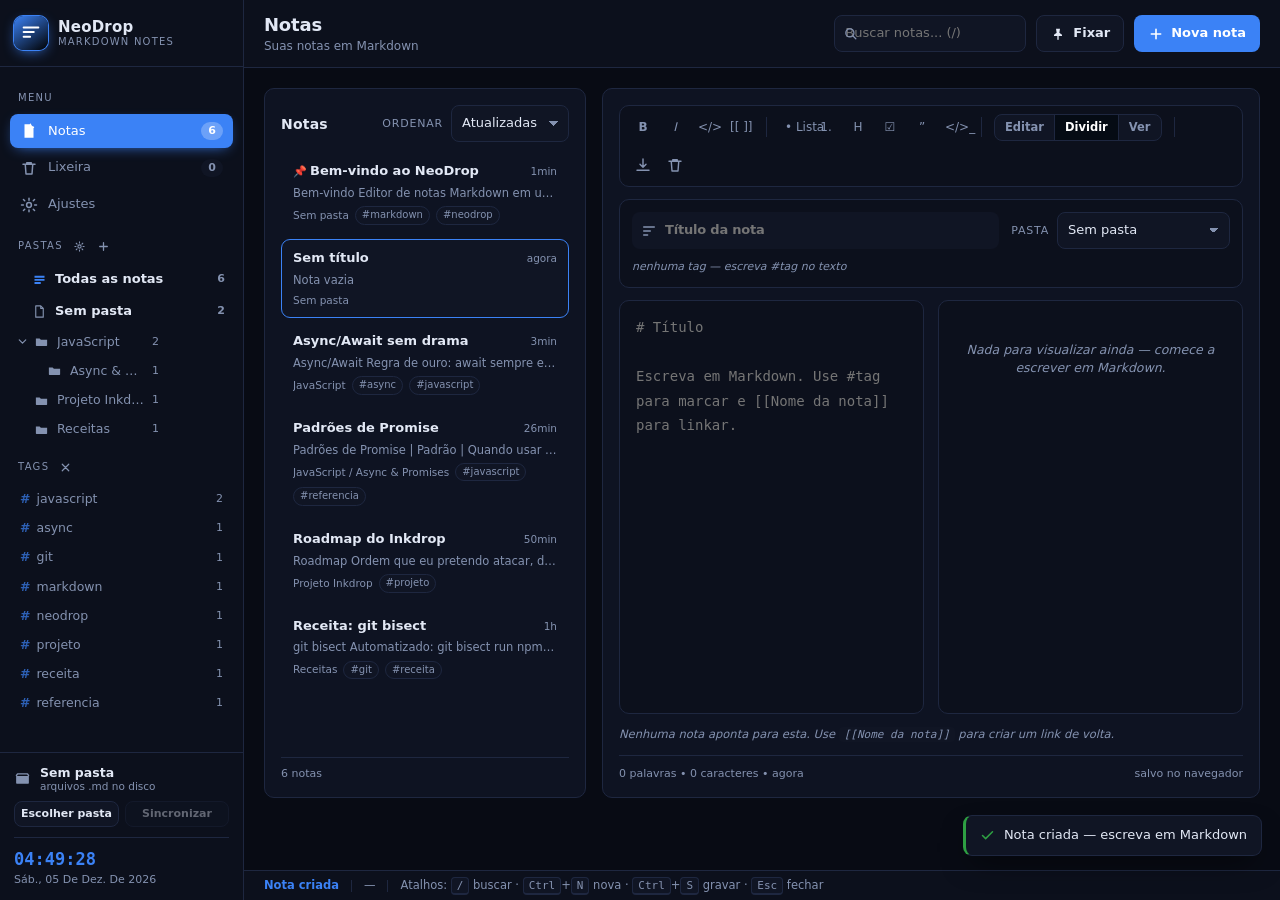
<file: .shot-mobile.html>
<!DOCTYPE html>
<html lang="pt-BR" data-theme="midnight">
<head>
<meta charset="UTF-8">
<meta name="viewport" content="width=device-width, initial-scale=1.0">
<meta name="description" content="NeoDrop é um editor de notas Markdown offline-first, com pastas hierárquicas, tags, backlinks e sincronização com arquivos .md de verdade no disco. Zero dependências, zero build.">
<meta name="author" content="NeoDrop">
<meta name="theme-color" content="#080b14">
<meta property="og:type" content="website">
<meta property="og:title" content="NeoDrop">
<meta property="og:description" content="Editor de notas Markdown com pastas, tags, backlinks e arquivos .md no disco.">
<link rel="icon" href="data:image/svg+xml,%3Csvg xmlns='http://www.w3.org/2000/svg' viewBox='0 0 128 128'%3E%3Crect width='128' height='128' rx='28' fill='%23080b14'/%3E%3Cpath d='M34 38h48M34 58h60M34 78h40' stroke='%233b82f6' stroke-width='9' stroke-linecap='round'/%3E%3Ccircle cx='96' cy='86' r='14' fill='%233b82f6'/%3E%3C/svg%3E">
<title>NeoDrop — editor de notas Markdown</title>
<link rel="stylesheet" href="css/style.css">
</head>
<body>

<div class="app">

  <aside class="sidebar" id="sidebar">
    <div class="brand">
      <div class="brand-mark">
        <svg viewBox="0 0 24 24" aria-hidden="true"><path d="M4 6h16M4 11h11M4 16h7" fill="none" stroke="currentColor" stroke-width="2.2" stroke-linecap="round"/></svg>
      </div>
      <div class="brand-text">
        <strong>NeoDrop</strong>
        <span>markdown notes</span>
      </div>
    </div>

    <nav class="nav" id="nav">
      <span class="nav-label">Menu</span>
      <button class="nav-item is-active" data-view="notes">
        <svg viewBox="0 0 24 24"><path d="M6 3h8l4 4v14H6z"/><path d="M14 3v4h4M9 12h6M9 16h4" fill="none" stroke="currentColor" stroke-width="1.8" stroke-linecap="round" stroke-linejoin="round"/></svg>
        <span>Notas</span>
        <em class="nav-badge" id="nav-count-notes">0</em>
      </button>
      <button class="nav-item" data-view="trash">
        <svg viewBox="0 0 24 24"><path d="M4 7h16M9 7V5h6v2M7 7l1 13h8l1-13" fill="none" stroke="currentColor" stroke-width="2" stroke-linecap="round" stroke-linejoin="round"/></svg>
        <span>Lixeira</span>
        <em class="nav-badge" id="nav-count-trash">0</em>
      </button>
      <button class="nav-item" data-view="settings">
        <svg viewBox="0 0 24 24"><circle cx="12" cy="12" r="3.2" fill="none" stroke="currentColor" stroke-width="2"/><path d="M12 3v2.5M12 18.5V21M4.5 12H2M22 12h-2.5M6.3 6.3 4.6 4.6M19.4 19.4l-1.7-1.7M17.7 6.3l1.7-1.7M4.6 19.4l1.7-1.7" fill="none" stroke="currentColor" stroke-width="2" stroke-linecap="round"/></svg>
        <span>Ajustes</span>
      </button>

      <span class="nav-label nav-label-row">
        Pastas
        <button class="nav-label-btn" data-action="open-notebooks" title="Gerenciar pastas">
          <svg viewBox="0 0 24 24"><circle cx="12" cy="12" r="3" fill="none" stroke="currentColor" stroke-width="2"/><path d="M12 3.5v2M12 18.5v2M3.5 12h2M18.5 12h2M6 6l1.5 1.5M16.5 16.5 18 18M18 6l-1.5 1.5M7.5 16.5 6 18" fill="none" stroke="currentColor" stroke-width="2" stroke-linecap="round"/></svg>
        </button>
        <button class="nav-label-btn" data-action="new-notebook" title="Nova pasta na raiz">
          <svg viewBox="0 0 24 24"><path d="M12 5v14M5 12h14" fill="none" stroke="currentColor" stroke-width="2.4" stroke-linecap="round"/></svg>
        </button>
      </span>
      <div class="tree" id="notebook-tree"></div>

      <span class="nav-label nav-label-row">
        Tags
        <button class="nav-label-btn" data-action="clear-tag-filter" title="Limpar filtro de tags">
          <svg viewBox="0 0 24 24"><path d="M6 6l12 12M18 6L6 18" fill="none" stroke="currentColor" stroke-width="2.2" stroke-linecap="round"/></svg>
        </button>
      </span>
      <div class="tag-filter" id="tag-list"></div>
    </nav>

    <div class="sidebar-foot">
      <div class="disk" id="disk-box">
        <div class="disk-head">
          <svg viewBox="0 0 24 24"><path d="M3 7h18v10a1 1 0 0 1-1 1H4a1 1 0 0 1-1-1z"/><path d="M3 7l2-3h14l2 3" fill="none" stroke="currentColor" stroke-width="2" stroke-linejoin="round"/></svg>
          <div class="disk-info">
            <strong id="disk-name">Sem pasta</strong>
            <small id="disk-sub">arquivos .md no disco</small>
          </div>
        </div>
        <div class="disk-actions">
          <button class="btn btn-ghost btn-sm" data-action="pick-folder">Escolher pasta</button>
          <button class="btn btn-ghost btn-sm" data-action="sync-disk" id="disk-sync" disabled>Sincronizar</button>
        </div>
      </div>
      <div class="clock"><span id="clock-time">--:--:--</span><small id="clock-date">—</small></div>
    </div>
  </aside>

  <div class="main">
    <header class="topbar">
      <button class="icon-btn only-mobile" id="btn-menu" aria-label="Menu">
        <svg viewBox="0 0 24 24"><path d="M4 7h16M4 12h16M4 17h16" fill="none" stroke="currentColor" stroke-width="2" stroke-linecap="round"/></svg>
      </button>
      <div class="topbar-title">
        <h1 id="view-title">Notas</h1>
        <p id="view-sub">Suas notas em Markdown</p>
      </div>
      <div class="topbar-actions">
        <label class="search">
          <svg viewBox="0 0 24 24"><circle cx="11" cy="11" r="6.5" fill="none" stroke="currentColor" stroke-width="2"/><path d="M16 16l4.5 4.5" fill="none" stroke="currentColor" stroke-width="2" stroke-linecap="round"/></svg>
          <input type="search" id="global-search" placeholder="Buscar notas... (/)" autocomplete="off">
        </label>
        <button class="btn btn-ghost" data-action="toggle-pin" id="btn-pin" title="Fixar nota">
          <svg viewBox="0 0 24 24"><path d="M9 4h6l-1 6 4 3v2H6v-2l4-3-1-6z"/><path d="M12 15v5" fill="none" stroke="currentColor" stroke-width="2" stroke-linecap="round"/></svg>
          <span>Fixar</span>
        </button>
        <button class="btn btn-primary" data-action="new-note">
          <svg viewBox="0 0 24 24"><path d="M12 5v14M5 12h14" fill="none" stroke="currentColor" stroke-width="2.4" stroke-linecap="round"/></svg>
          <span>Nova nota</span>
        </button>
      </div>
    </header>

    <main class="content" id="content">

      <section class="view" id="view-notes">
        <div class="notes-layout">

          <section class="panel notes-side">
            <header class="panel-head">
              <h2 id="list-title">Notas</h2>
              <div class="head-actions">
                <label class="field inline">
                  <span>Ordenar</span>
                  <select id="note-sort" class="select">
                    <option value="updated">Atualizadas</option>
                    <option value="created">Criadas</option>
                    <option value="title">Título</option>
                  </select>
                </label>
              </div>
            </header>
            <div class="filter-note" id="filter-note"></div>
            <ul class="note-list" id="note-list"></ul>
            <footer class="side-foot muted" id="list-count">0 notas</footer>
          </section>

          <section class="panel notes-editor" id="note-editor">
            <div class="editor-toolbar" id="editor-toolbar">
              <div class="toolbar-group">
                <button class="tool" data-wrap="**" title="Negrito (Ctrl+B)"><b>B</b></button>
                <button class="tool" data-wrap="*" title="Itálico (Ctrl+I)"><i>I</i></button>
                <button class="tool" data-wrap="`" title="Código inline (Ctrl+K)">&lt;/&gt;</button>
                <button class="tool" data-wrap="[[" data-wrap2="]]" title="Link interno [[Nota]]">[[ ]]</button>
              </div>
              <span class="sep"></span>
              <div class="toolbar-group">
                <button class="tool" data-prefix="- " title="Lista">&bull; Lista</button>
                <button class="tool" data-prefix="1. " title="Numerada">1.</button>
                <button class="tool" data-prefix="# " title="Título">H</button>
                <button class="tool" data-prefix="- [ ] " title="Checklist">☑</button>
                <button class="tool" data-prefix="&gt; " title="Citação">&rdquo;</button>
                <button class="tool" data-prefix="```" title="Bloco de código">&lt;/&gt;_</button>
              </div>
              <span class="sep"></span>
              <div class="mode-switch" role="group" aria-label="Modo de visualização">
                <button class="mode-btn" data-mode="edit">Editar</button>
                <button class="mode-btn" data-mode="split">Dividir</button>
                <button class="mode-btn" data-mode="preview">Ver</button>
              </div>
              <span class="sep"></span>
              <div class="toolbar-group">
                <button class="tool" data-action="note-download" title="Baixar como .md">
                  <svg viewBox="0 0 24 24"><path d="M12 4v11m0 0l4-4m-4 4l-4-4M4 19h16" fill="none" stroke="currentColor" stroke-width="1.9" stroke-linecap="round" stroke-linejoin="round"/></svg>
                </button>
                <button class="tool" data-action="note-trash" title="Mover para a lixeira">
                  <svg viewBox="0 0 24 24"><path d="M4 7h16M9 7V5h6v2M7 7l1 13h8l1-13" fill="none" stroke="currentColor" stroke-width="1.9" stroke-linecap="round" stroke-linejoin="round"/></svg>
                </button>
              </div>
            </div>

            <div class="note-fields">
              <div class="field-row">
                <div class="input-wrap with-icon flex-1">
                  <svg viewBox="0 0 24 24" class="input-icon"><path d="M4 6h16M4 12h10M4 18h6" fill="none" stroke="currentColor" stroke-width="2" stroke-linecap="round"/></svg>
                  <input type="text" id="note-title" class="note-title-input" placeholder="Título da nota" autocomplete="off">
                </div>
                <label class="field inline">
                  <span>Pasta</span>
                  <select id="note-notebook" class="select"></select>
                </label>
              </div>
              <div class="note-tags-row" id="note-tags-row"></div>
            </div>

            <div class="editor-body" id="editor-body" data-mode="split">
              <div class="editor-input" id="editor-input">
                <pre class="editor-hl" id="editor-hl" aria-hidden="true"><code></code></pre>
                <textarea id="note-content" spellcheck="false" placeholder="# Título&#10;&#10;Escreva em Markdown. Use #tag para marcar e [[Nome da nota]] para linkar."></textarea>
              </div>
              <div class="editor-preview" id="note-preview" aria-live="polite"></div>
            </div>

            <section class="backlinks" id="backlinks"></section>

            <div class="editor-foot">
              <span class="muted" id="note-meta">0 palavras • 0 caracteres</span>
              <span class="muted" id="note-saved">salvo automaticamente no navegador</span>
            </div>
          </section>
        </div>
      </section>

      <section class="view is-hidden" id="view-trash">
        <section class="panel">
          <header class="panel-head">
            <h2>Lixeira</h2>
            <span class="muted">notas excluídas ficam aqui até você apagar de vez</span>
            <div class="head-actions">
              <button class="btn btn-ghost btn-sm" data-action="empty-trash">Esvaziar lixeira</button>
            </div>
          </header>
          <ul class="note-list wide" id="trash-list"></ul>
        </section>
      </section>

      <section class="view is-hidden" id="view-settings">
        <section class="panel">
          <header class="panel-head"><h2>Temas</h2><span class="muted">clique para aplicar</span></header>
          <div class="theme-grid" id="theme-grid"></div>
        </section>

        <div class="grid-2">
          <section class="panel">
            <header class="panel-head"><h2>Aparência</h2></header>
            <div class="settings-list">
              <div class="setting">
                <div><strong>Densidade da interface</strong><p class="muted">Espaçamento dos elementos</p></div>
                <label class="switch"><input type="checkbox" id="opt-compact"><span>Compacto</span></label>
              </div>
              <div class="setting">
                <div><strong>Animações</strong><p class="muted">Transições da interface</p></div>
                <label class="switch"><input type="checkbox" id="opt-motion" checked><span>Ativar</span></label>
              </div>
              <div class="setting">
                <div><strong>Cor de destaque</strong><p class="muted">Usada em botões, realce e gráficos</p></div>
                <label class="accent-pick big"><input type="color" id="accent-picker-2" value="#3b82f6"></label>
                <button class="link" data-action="reset-accent">cor do tema</button>
              </div>
              <div class="setting">
                <div><strong>Fonte</strong><p class="muted">Tipografia da interface</p></div>
                <select id="opt-font" class="select">
                  <option value="system">Sistema</option>
                  <option value="mono">Monoespaçada</option>
                  <option value="serif">Serifada</option>
                </select>
              </div>
              <div class="setting">
                <div><strong>Tamanho da fonte do editor</strong><p class="muted">Aplicado no Markdown e no preview</p></div>
                <input type="range" id="opt-editor-size" min="12" max="22" step="1" value="14">
                <span class="muted range-val" id="opt-editor-size-val">14px</span>
              </div>
            </div>
          </section>

          <section class="panel">
            <header class="panel-head"><h2>Pasta no disco</h2></header>
            <div class="settings-list">
              <div class="setting">
                <div><strong>Pasta de notas</strong><p class="muted">Cada nota vira um arquivo <code>.md</code> dentro dela</p></div>
                <button class="btn btn-ghost btn-sm" data-action="pick-folder">Escolher pasta</button>
              </div>
              <div class="setting">
                <div><strong>Importar .md da pasta</strong><p class="muted">Lê os arquivos existentes e cria notas (frontmatter preserva tags e ids)</p></div>
                <button class="btn btn-ghost btn-sm" data-action="import-disk">Importar da pasta</button>
              </div>
              <div class="setting">
                <div><strong>Sincronização automática</strong><p class="muted">Grava no disco 1,5s depois da última tecla</p></div>
                <label class="switch"><input type="checkbox" id="opt-autosync" checked><span>Ativar</span></label>
              </div>
              <div class="setting">
                <div><strong>Desconectar</strong><p class="muted">As notas continuam só no navegador</p></div>
                <button class="btn btn-ghost btn-sm" data-action="forget-folder">Desconectar</button>
              </div>
            </div>
            <p class="panel-hint muted" id="fs-support"></p>
          </section>
        </div>

        <section class="panel">
          <header class="panel-head"><h2>Dados</h2></header>
          <div class="settings-list">
            <div class="setting">
              <div><strong>Exportar</strong><p class="muted">Baixe pastas, notas e preferências em JSON</p></div>
              <button class="btn btn-ghost btn-sm" data-action="export">Exportar</button>
            </div>
            <div class="setting">
              <div><strong>Importar</strong><p class="muted">Substitui os dados atuais</p></div>
              <button class="btn btn-ghost btn-sm" data-action="import">Importar</button>
            </div>
            <div class="setting">
              <div><strong>Restaurar exemplo</strong><p class="muted">Notas de demonstração com pastas, tags e backlinks</p></div>
              <button class="btn btn-ghost btn-sm" data-action="seed">Carregar exemplo</button>
            </div>
            <div class="setting">
              <div><strong>Limpar tudo</strong><p class="muted">Apaga pastas, notas e preferências</p></div>
              <button class="btn btn-danger btn-sm" data-action="reset">Apagar tudo</button>
            </div>
          </div>
          <input type="file" id="import-file" accept="application/json" hidden>
        </section>
      </section>

    </main>

    <footer class="statusbar">
      <span id="status-left">Pronto</span>
      <span class="sep"></span>
      <span id="status-save">—</span>
      <span class="sep"></span>
      <span>Atalhos: <kbd>/</kbd> buscar · <kbd>Ctrl</kbd>+<kbd>N</kbd> nova · <kbd>Ctrl</kbd>+<kbd>S</kbd> gravar · <kbd>Esc</kbd> fechar</span>
    </footer>
  </div>
</div>

<div class="backdrop" id="backdrop"></div>

<div class="modal" id="notebook-modal" role="dialog" aria-modal="true" aria-labelledby="notebook-modal-title">
  <header class="modal-head">
    <h2 id="notebook-modal-title">Gerenciar pastas</h2>
    <button class="icon-btn" data-close aria-label="Fechar">
      <svg viewBox="0 0 24 24"><path d="M6 6l12 12M18 6L6 18" fill="none" stroke="currentColor" stroke-width="2.2" stroke-linecap="round"/></svg>
    </button>
  </header>
  <div class="modal-body">
    <p class="modal-hint muted">Cada pasta vira uma subpasta na pasta escolhida no disco. Excluir uma pasta não apaga as notas: elas sobem para a pasta acima.</p>

    <form class="sm-add" id="notebook-add-form">
      <input type="text" id="notebook-new" placeholder="Nova pasta (ex.: JavaScript)" maxlength="60" autocomplete="off">
      <button type="submit" class="btn btn-primary">Adicionar</button>
    </form>

    <ul class="nb-manager" id="notebook-manager"></ul>

    <footer class="modal-foot">
      <span class="muted sm-foot"><span id="notebook-count">0</span> pastas</span>
      <button class="btn btn-ghost" data-close>Fechar</button>
    </footer>
  </div>
</div>

<div class="modal" id="confirm-modal" role="dialog" aria-modal="true">
  <div class="modal-body">
    <h2 id="confirm-title">Confirmar</h2>
    <p id="confirm-text" class="muted"></p>
    <footer class="modal-foot">
      <button class="btn btn-ghost" data-close>Cancelar</button>
      <button class="btn btn-danger" id="confirm-ok">Confirmar</button>
    </footer>
  </div>
</div>

<div class="toasts" id="toasts"></div>

<script src="js/app.js"></script>
<script>document.addEventListener("DOMContentLoaded",()=>{setTimeout(()=>document.querySelector('[data-action="new-note"]').click(),300);});</script></body>
</html>
</file>
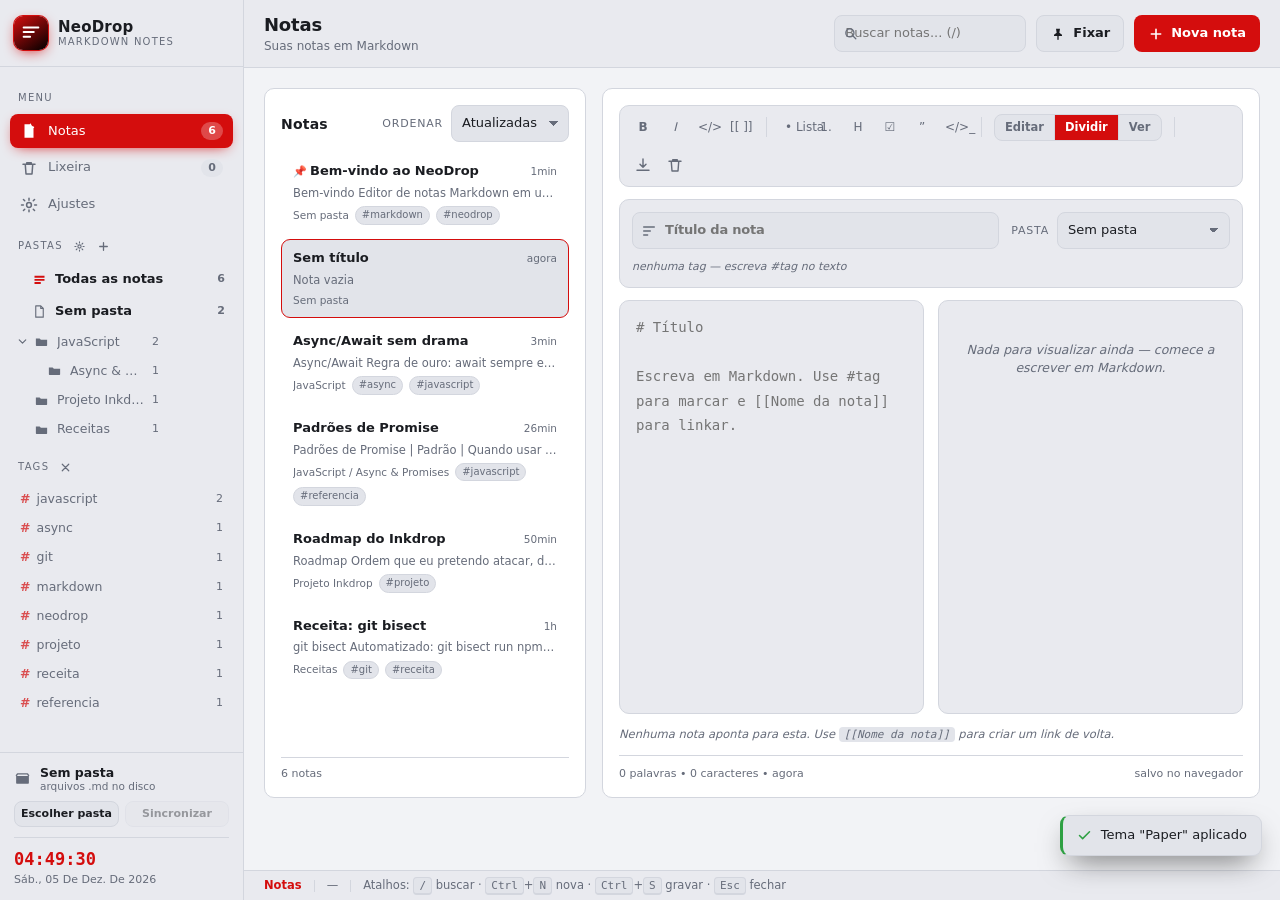
<file: .shot-papel.html>
<!DOCTYPE html>
<html lang="pt-BR" data-theme="midnight">
<head>
<meta charset="UTF-8">
<meta name="viewport" content="width=device-width, initial-scale=1.0">
<meta name="description" content="NeoDrop é um editor de notas Markdown offline-first, com pastas hierárquicas, tags, backlinks e sincronização com arquivos .md de verdade no disco. Zero dependências, zero build.">
<meta name="author" content="NeoDrop">
<meta name="theme-color" content="#080b14">
<meta property="og:type" content="website">
<meta property="og:title" content="NeoDrop">
<meta property="og:description" content="Editor de notas Markdown com pastas, tags, backlinks e arquivos .md no disco.">
<link rel="icon" href="data:image/svg+xml,%3Csvg xmlns='http://www.w3.org/2000/svg' viewBox='0 0 128 128'%3E%3Crect width='128' height='128' rx='28' fill='%23080b14'/%3E%3Cpath d='M34 38h48M34 58h60M34 78h40' stroke='%233b82f6' stroke-width='9' stroke-linecap='round'/%3E%3Ccircle cx='96' cy='86' r='14' fill='%233b82f6'/%3E%3C/svg%3E">
<title>NeoDrop — editor de notas Markdown</title>
<link rel="stylesheet" href="css/style.css">
</head>
<body>

<div class="app">

  <aside class="sidebar" id="sidebar">
    <div class="brand">
      <div class="brand-mark">
        <svg viewBox="0 0 24 24" aria-hidden="true"><path d="M4 6h16M4 11h11M4 16h7" fill="none" stroke="currentColor" stroke-width="2.2" stroke-linecap="round"/></svg>
      </div>
      <div class="brand-text">
        <strong>NeoDrop</strong>
        <span>markdown notes</span>
      </div>
    </div>

    <nav class="nav" id="nav">
      <span class="nav-label">Menu</span>
      <button class="nav-item is-active" data-view="notes">
        <svg viewBox="0 0 24 24"><path d="M6 3h8l4 4v14H6z"/><path d="M14 3v4h4M9 12h6M9 16h4" fill="none" stroke="currentColor" stroke-width="1.8" stroke-linecap="round" stroke-linejoin="round"/></svg>
        <span>Notas</span>
        <em class="nav-badge" id="nav-count-notes">0</em>
      </button>
      <button class="nav-item" data-view="trash">
        <svg viewBox="0 0 24 24"><path d="M4 7h16M9 7V5h6v2M7 7l1 13h8l1-13" fill="none" stroke="currentColor" stroke-width="2" stroke-linecap="round" stroke-linejoin="round"/></svg>
        <span>Lixeira</span>
        <em class="nav-badge" id="nav-count-trash">0</em>
      </button>
      <button class="nav-item" data-view="settings">
        <svg viewBox="0 0 24 24"><circle cx="12" cy="12" r="3.2" fill="none" stroke="currentColor" stroke-width="2"/><path d="M12 3v2.5M12 18.5V21M4.5 12H2M22 12h-2.5M6.3 6.3 4.6 4.6M19.4 19.4l-1.7-1.7M17.7 6.3l1.7-1.7M4.6 19.4l1.7-1.7" fill="none" stroke="currentColor" stroke-width="2" stroke-linecap="round"/></svg>
        <span>Ajustes</span>
      </button>

      <span class="nav-label nav-label-row">
        Pastas
        <button class="nav-label-btn" data-action="open-notebooks" title="Gerenciar pastas">
          <svg viewBox="0 0 24 24"><circle cx="12" cy="12" r="3" fill="none" stroke="currentColor" stroke-width="2"/><path d="M12 3.5v2M12 18.5v2M3.5 12h2M18.5 12h2M6 6l1.5 1.5M16.5 16.5 18 18M18 6l-1.5 1.5M7.5 16.5 6 18" fill="none" stroke="currentColor" stroke-width="2" stroke-linecap="round"/></svg>
        </button>
        <button class="nav-label-btn" data-action="new-notebook" title="Nova pasta na raiz">
          <svg viewBox="0 0 24 24"><path d="M12 5v14M5 12h14" fill="none" stroke="currentColor" stroke-width="2.4" stroke-linecap="round"/></svg>
        </button>
      </span>
      <div class="tree" id="notebook-tree"></div>

      <span class="nav-label nav-label-row">
        Tags
        <button class="nav-label-btn" data-action="clear-tag-filter" title="Limpar filtro de tags">
          <svg viewBox="0 0 24 24"><path d="M6 6l12 12M18 6L6 18" fill="none" stroke="currentColor" stroke-width="2.2" stroke-linecap="round"/></svg>
        </button>
      </span>
      <div class="tag-filter" id="tag-list"></div>
    </nav>

    <div class="sidebar-foot">
      <div class="disk" id="disk-box">
        <div class="disk-head">
          <svg viewBox="0 0 24 24"><path d="M3 7h18v10a1 1 0 0 1-1 1H4a1 1 0 0 1-1-1z"/><path d="M3 7l2-3h14l2 3" fill="none" stroke="currentColor" stroke-width="2" stroke-linejoin="round"/></svg>
          <div class="disk-info">
            <strong id="disk-name">Sem pasta</strong>
            <small id="disk-sub">arquivos .md no disco</small>
          </div>
        </div>
        <div class="disk-actions">
          <button class="btn btn-ghost btn-sm" data-action="pick-folder">Escolher pasta</button>
          <button class="btn btn-ghost btn-sm" data-action="sync-disk" id="disk-sync" disabled>Sincronizar</button>
        </div>
      </div>
      <div class="clock"><span id="clock-time">--:--:--</span><small id="clock-date">—</small></div>
    </div>
  </aside>

  <div class="main">
    <header class="topbar">
      <button class="icon-btn only-mobile" id="btn-menu" aria-label="Menu">
        <svg viewBox="0 0 24 24"><path d="M4 7h16M4 12h16M4 17h16" fill="none" stroke="currentColor" stroke-width="2" stroke-linecap="round"/></svg>
      </button>
      <div class="topbar-title">
        <h1 id="view-title">Notas</h1>
        <p id="view-sub">Suas notas em Markdown</p>
      </div>
      <div class="topbar-actions">
        <label class="search">
          <svg viewBox="0 0 24 24"><circle cx="11" cy="11" r="6.5" fill="none" stroke="currentColor" stroke-width="2"/><path d="M16 16l4.5 4.5" fill="none" stroke="currentColor" stroke-width="2" stroke-linecap="round"/></svg>
          <input type="search" id="global-search" placeholder="Buscar notas... (/)" autocomplete="off">
        </label>
        <button class="btn btn-ghost" data-action="toggle-pin" id="btn-pin" title="Fixar nota">
          <svg viewBox="0 0 24 24"><path d="M9 4h6l-1 6 4 3v2H6v-2l4-3-1-6z"/><path d="M12 15v5" fill="none" stroke="currentColor" stroke-width="2" stroke-linecap="round"/></svg>
          <span>Fixar</span>
        </button>
        <button class="btn btn-primary" data-action="new-note">
          <svg viewBox="0 0 24 24"><path d="M12 5v14M5 12h14" fill="none" stroke="currentColor" stroke-width="2.4" stroke-linecap="round"/></svg>
          <span>Nova nota</span>
        </button>
      </div>
    </header>

    <main class="content" id="content">

      <section class="view" id="view-notes">
        <div class="notes-layout">

          <section class="panel notes-side">
            <header class="panel-head">
              <h2 id="list-title">Notas</h2>
              <div class="head-actions">
                <label class="field inline">
                  <span>Ordenar</span>
                  <select id="note-sort" class="select">
                    <option value="updated">Atualizadas</option>
                    <option value="created">Criadas</option>
                    <option value="title">Título</option>
                  </select>
                </label>
              </div>
            </header>
            <div class="filter-note" id="filter-note"></div>
            <ul class="note-list" id="note-list"></ul>
            <footer class="side-foot muted" id="list-count">0 notas</footer>
          </section>

          <section class="panel notes-editor" id="note-editor">
            <div class="editor-toolbar" id="editor-toolbar">
              <div class="toolbar-group">
                <button class="tool" data-wrap="**" title="Negrito (Ctrl+B)"><b>B</b></button>
                <button class="tool" data-wrap="*" title="Itálico (Ctrl+I)"><i>I</i></button>
                <button class="tool" data-wrap="`" title="Código inline (Ctrl+K)">&lt;/&gt;</button>
                <button class="tool" data-wrap="[[" data-wrap2="]]" title="Link interno [[Nota]]">[[ ]]</button>
              </div>
              <span class="sep"></span>
              <div class="toolbar-group">
                <button class="tool" data-prefix="- " title="Lista">&bull; Lista</button>
                <button class="tool" data-prefix="1. " title="Numerada">1.</button>
                <button class="tool" data-prefix="# " title="Título">H</button>
                <button class="tool" data-prefix="- [ ] " title="Checklist">☑</button>
                <button class="tool" data-prefix="&gt; " title="Citação">&rdquo;</button>
                <button class="tool" data-prefix="```" title="Bloco de código">&lt;/&gt;_</button>
              </div>
              <span class="sep"></span>
              <div class="mode-switch" role="group" aria-label="Modo de visualização">
                <button class="mode-btn" data-mode="edit">Editar</button>
                <button class="mode-btn" data-mode="split">Dividir</button>
                <button class="mode-btn" data-mode="preview">Ver</button>
              </div>
              <span class="sep"></span>
              <div class="toolbar-group">
                <button class="tool" data-action="note-download" title="Baixar como .md">
                  <svg viewBox="0 0 24 24"><path d="M12 4v11m0 0l4-4m-4 4l-4-4M4 19h16" fill="none" stroke="currentColor" stroke-width="1.9" stroke-linecap="round" stroke-linejoin="round"/></svg>
                </button>
                <button class="tool" data-action="note-trash" title="Mover para a lixeira">
                  <svg viewBox="0 0 24 24"><path d="M4 7h16M9 7V5h6v2M7 7l1 13h8l1-13" fill="none" stroke="currentColor" stroke-width="1.9" stroke-linecap="round" stroke-linejoin="round"/></svg>
                </button>
              </div>
            </div>

            <div class="note-fields">
              <div class="field-row">
                <div class="input-wrap with-icon flex-1">
                  <svg viewBox="0 0 24 24" class="input-icon"><path d="M4 6h16M4 12h10M4 18h6" fill="none" stroke="currentColor" stroke-width="2" stroke-linecap="round"/></svg>
                  <input type="text" id="note-title" class="note-title-input" placeholder="Título da nota" autocomplete="off">
                </div>
                <label class="field inline">
                  <span>Pasta</span>
                  <select id="note-notebook" class="select"></select>
                </label>
              </div>
              <div class="note-tags-row" id="note-tags-row"></div>
            </div>

            <div class="editor-body" id="editor-body" data-mode="split">
              <div class="editor-input" id="editor-input">
                <pre class="editor-hl" id="editor-hl" aria-hidden="true"><code></code></pre>
                <textarea id="note-content" spellcheck="false" placeholder="# Título&#10;&#10;Escreva em Markdown. Use #tag para marcar e [[Nome da nota]] para linkar."></textarea>
              </div>
              <div class="editor-preview" id="note-preview" aria-live="polite"></div>
            </div>

            <section class="backlinks" id="backlinks"></section>

            <div class="editor-foot">
              <span class="muted" id="note-meta">0 palavras • 0 caracteres</span>
              <span class="muted" id="note-saved">salvo automaticamente no navegador</span>
            </div>
          </section>
        </div>
      </section>

      <section class="view is-hidden" id="view-trash">
        <section class="panel">
          <header class="panel-head">
            <h2>Lixeira</h2>
            <span class="muted">notas excluídas ficam aqui até você apagar de vez</span>
            <div class="head-actions">
              <button class="btn btn-ghost btn-sm" data-action="empty-trash">Esvaziar lixeira</button>
            </div>
          </header>
          <ul class="note-list wide" id="trash-list"></ul>
        </section>
      </section>

      <section class="view is-hidden" id="view-settings">
        <section class="panel">
          <header class="panel-head"><h2>Temas</h2><span class="muted">clique para aplicar</span></header>
          <div class="theme-grid" id="theme-grid"></div>
        </section>

        <div class="grid-2">
          <section class="panel">
            <header class="panel-head"><h2>Aparência</h2></header>
            <div class="settings-list">
              <div class="setting">
                <div><strong>Densidade da interface</strong><p class="muted">Espaçamento dos elementos</p></div>
                <label class="switch"><input type="checkbox" id="opt-compact"><span>Compacto</span></label>
              </div>
              <div class="setting">
                <div><strong>Animações</strong><p class="muted">Transições da interface</p></div>
                <label class="switch"><input type="checkbox" id="opt-motion" checked><span>Ativar</span></label>
              </div>
              <div class="setting">
                <div><strong>Cor de destaque</strong><p class="muted">Usada em botões, realce e gráficos</p></div>
                <label class="accent-pick big"><input type="color" id="accent-picker-2" value="#3b82f6"></label>
                <button class="link" data-action="reset-accent">cor do tema</button>
              </div>
              <div class="setting">
                <div><strong>Fonte</strong><p class="muted">Tipografia da interface</p></div>
                <select id="opt-font" class="select">
                  <option value="system">Sistema</option>
                  <option value="mono">Monoespaçada</option>
                  <option value="serif">Serifada</option>
                </select>
              </div>
              <div class="setting">
                <div><strong>Tamanho da fonte do editor</strong><p class="muted">Aplicado no Markdown e no preview</p></div>
                <input type="range" id="opt-editor-size" min="12" max="22" step="1" value="14">
                <span class="muted range-val" id="opt-editor-size-val">14px</span>
              </div>
            </div>
          </section>

          <section class="panel">
            <header class="panel-head"><h2>Pasta no disco</h2></header>
            <div class="settings-list">
              <div class="setting">
                <div><strong>Pasta de notas</strong><p class="muted">Cada nota vira um arquivo <code>.md</code> dentro dela</p></div>
                <button class="btn btn-ghost btn-sm" data-action="pick-folder">Escolher pasta</button>
              </div>
              <div class="setting">
                <div><strong>Importar .md da pasta</strong><p class="muted">Lê os arquivos existentes e cria notas (frontmatter preserva tags e ids)</p></div>
                <button class="btn btn-ghost btn-sm" data-action="import-disk">Importar da pasta</button>
              </div>
              <div class="setting">
                <div><strong>Sincronização automática</strong><p class="muted">Grava no disco 1,5s depois da última tecla</p></div>
                <label class="switch"><input type="checkbox" id="opt-autosync" checked><span>Ativar</span></label>
              </div>
              <div class="setting">
                <div><strong>Desconectar</strong><p class="muted">As notas continuam só no navegador</p></div>
                <button class="btn btn-ghost btn-sm" data-action="forget-folder">Desconectar</button>
              </div>
            </div>
            <p class="panel-hint muted" id="fs-support"></p>
          </section>
        </div>

        <section class="panel">
          <header class="panel-head"><h2>Dados</h2></header>
          <div class="settings-list">
            <div class="setting">
              <div><strong>Exportar</strong><p class="muted">Baixe pastas, notas e preferências em JSON</p></div>
              <button class="btn btn-ghost btn-sm" data-action="export">Exportar</button>
            </div>
            <div class="setting">
              <div><strong>Importar</strong><p class="muted">Substitui os dados atuais</p></div>
              <button class="btn btn-ghost btn-sm" data-action="import">Importar</button>
            </div>
            <div class="setting">
              <div><strong>Restaurar exemplo</strong><p class="muted">Notas de demonstração com pastas, tags e backlinks</p></div>
              <button class="btn btn-ghost btn-sm" data-action="seed">Carregar exemplo</button>
            </div>
            <div class="setting">
              <div><strong>Limpar tudo</strong><p class="muted">Apaga pastas, notas e preferências</p></div>
              <button class="btn btn-danger btn-sm" data-action="reset">Apagar tudo</button>
            </div>
          </div>
          <input type="file" id="import-file" accept="application/json" hidden>
        </section>
      </section>

    </main>

    <footer class="statusbar">
      <span id="status-left">Pronto</span>
      <span class="sep"></span>
      <span id="status-save">—</span>
      <span class="sep"></span>
      <span>Atalhos: <kbd>/</kbd> buscar · <kbd>Ctrl</kbd>+<kbd>N</kbd> nova · <kbd>Ctrl</kbd>+<kbd>S</kbd> gravar · <kbd>Esc</kbd> fechar</span>
    </footer>
  </div>
</div>

<div class="backdrop" id="backdrop"></div>

<div class="modal" id="notebook-modal" role="dialog" aria-modal="true" aria-labelledby="notebook-modal-title">
  <header class="modal-head">
    <h2 id="notebook-modal-title">Gerenciar pastas</h2>
    <button class="icon-btn" data-close aria-label="Fechar">
      <svg viewBox="0 0 24 24"><path d="M6 6l12 12M18 6L6 18" fill="none" stroke="currentColor" stroke-width="2.2" stroke-linecap="round"/></svg>
    </button>
  </header>
  <div class="modal-body">
    <p class="modal-hint muted">Cada pasta vira uma subpasta na pasta escolhida no disco. Excluir uma pasta não apaga as notas: elas sobem para a pasta acima.</p>

    <form class="sm-add" id="notebook-add-form">
      <input type="text" id="notebook-new" placeholder="Nova pasta (ex.: JavaScript)" maxlength="60" autocomplete="off">
      <button type="submit" class="btn btn-primary">Adicionar</button>
    </form>

    <ul class="nb-manager" id="notebook-manager"></ul>

    <footer class="modal-foot">
      <span class="muted sm-foot"><span id="notebook-count">0</span> pastas</span>
      <button class="btn btn-ghost" data-close>Fechar</button>
    </footer>
  </div>
</div>

<div class="modal" id="confirm-modal" role="dialog" aria-modal="true">
  <div class="modal-body">
    <h2 id="confirm-title">Confirmar</h2>
    <p id="confirm-text" class="muted"></p>
    <footer class="modal-foot">
      <button class="btn btn-ghost" data-close>Cancelar</button>
      <button class="btn btn-danger" id="confirm-ok">Confirmar</button>
    </footer>
  </div>
</div>

<div class="toasts" id="toasts"></div>

<script src="js/app.js"></script>
<script>document.addEventListener("DOMContentLoaded",()=>{setTimeout(()=>document.querySelector('[data-theme-id="paper"]').click(),300);});</script></body>
</html>
</file>
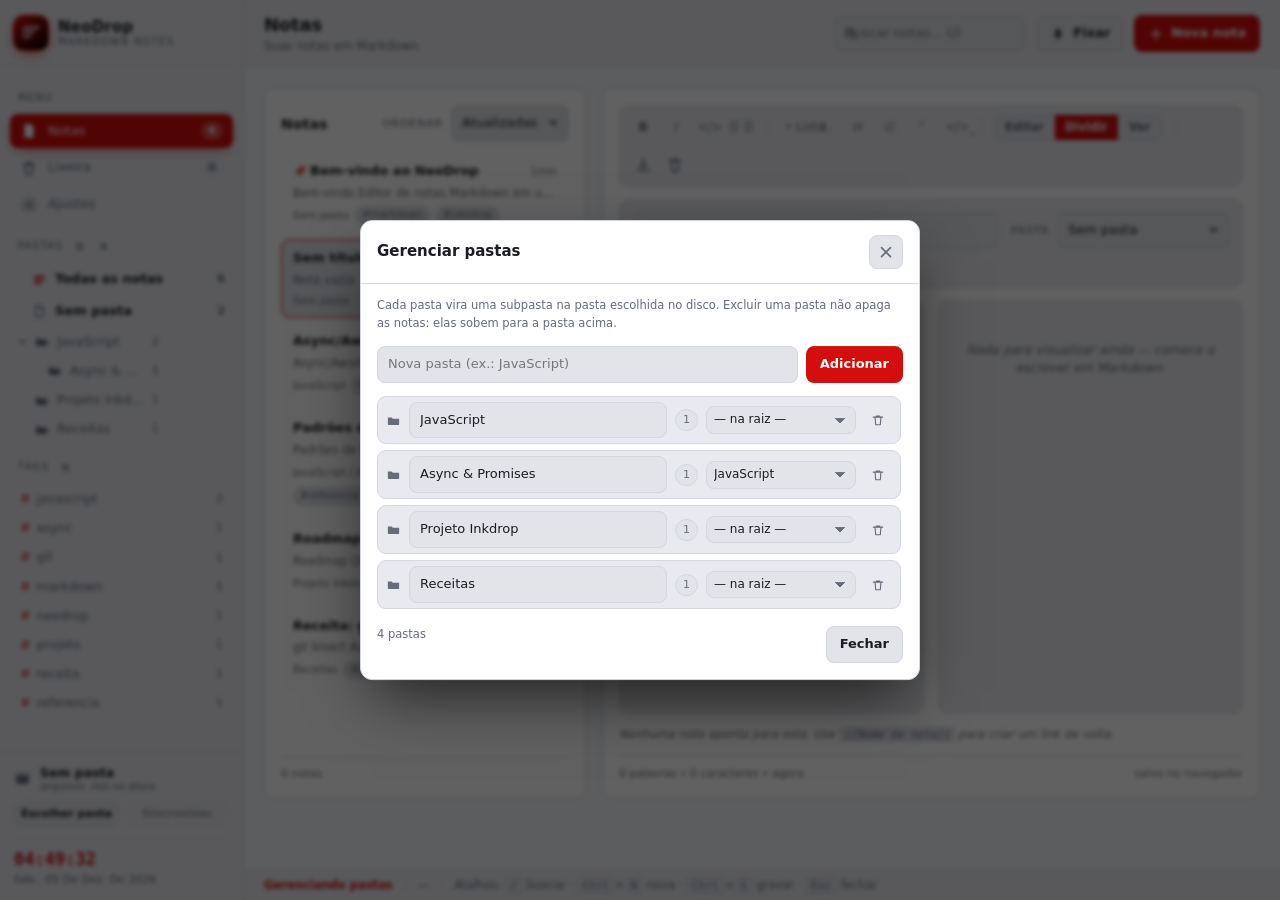
<file: .shot-pastas.html>
<!DOCTYPE html>
<html lang="pt-BR" data-theme="midnight">
<head>
<meta charset="UTF-8">
<meta name="viewport" content="width=device-width, initial-scale=1.0">
<meta name="description" content="NeoDrop é um editor de notas Markdown offline-first, com pastas hierárquicas, tags, backlinks e sincronização com arquivos .md de verdade no disco. Zero dependências, zero build.">
<meta name="author" content="NeoDrop">
<meta name="theme-color" content="#080b14">
<meta property="og:type" content="website">
<meta property="og:title" content="NeoDrop">
<meta property="og:description" content="Editor de notas Markdown com pastas, tags, backlinks e arquivos .md no disco.">
<link rel="icon" href="data:image/svg+xml,%3Csvg xmlns='http://www.w3.org/2000/svg' viewBox='0 0 128 128'%3E%3Crect width='128' height='128' rx='28' fill='%23080b14'/%3E%3Cpath d='M34 38h48M34 58h60M34 78h40' stroke='%233b82f6' stroke-width='9' stroke-linecap='round'/%3E%3Ccircle cx='96' cy='86' r='14' fill='%233b82f6'/%3E%3C/svg%3E">
<title>NeoDrop — editor de notas Markdown</title>
<link rel="stylesheet" href="css/style.css">
</head>
<body>

<div class="app">

  <aside class="sidebar" id="sidebar">
    <div class="brand">
      <div class="brand-mark">
        <svg viewBox="0 0 24 24" aria-hidden="true"><path d="M4 6h16M4 11h11M4 16h7" fill="none" stroke="currentColor" stroke-width="2.2" stroke-linecap="round"/></svg>
      </div>
      <div class="brand-text">
        <strong>NeoDrop</strong>
        <span>markdown notes</span>
      </div>
    </div>

    <nav class="nav" id="nav">
      <span class="nav-label">Menu</span>
      <button class="nav-item is-active" data-view="notes">
        <svg viewBox="0 0 24 24"><path d="M6 3h8l4 4v14H6z"/><path d="M14 3v4h4M9 12h6M9 16h4" fill="none" stroke="currentColor" stroke-width="1.8" stroke-linecap="round" stroke-linejoin="round"/></svg>
        <span>Notas</span>
        <em class="nav-badge" id="nav-count-notes">0</em>
      </button>
      <button class="nav-item" data-view="trash">
        <svg viewBox="0 0 24 24"><path d="M4 7h16M9 7V5h6v2M7 7l1 13h8l1-13" fill="none" stroke="currentColor" stroke-width="2" stroke-linecap="round" stroke-linejoin="round"/></svg>
        <span>Lixeira</span>
        <em class="nav-badge" id="nav-count-trash">0</em>
      </button>
      <button class="nav-item" data-view="settings">
        <svg viewBox="0 0 24 24"><circle cx="12" cy="12" r="3.2" fill="none" stroke="currentColor" stroke-width="2"/><path d="M12 3v2.5M12 18.5V21M4.5 12H2M22 12h-2.5M6.3 6.3 4.6 4.6M19.4 19.4l-1.7-1.7M17.7 6.3l1.7-1.7M4.6 19.4l1.7-1.7" fill="none" stroke="currentColor" stroke-width="2" stroke-linecap="round"/></svg>
        <span>Ajustes</span>
      </button>

      <span class="nav-label nav-label-row">
        Pastas
        <button class="nav-label-btn" data-action="open-notebooks" title="Gerenciar pastas">
          <svg viewBox="0 0 24 24"><circle cx="12" cy="12" r="3" fill="none" stroke="currentColor" stroke-width="2"/><path d="M12 3.5v2M12 18.5v2M3.5 12h2M18.5 12h2M6 6l1.5 1.5M16.5 16.5 18 18M18 6l-1.5 1.5M7.5 16.5 6 18" fill="none" stroke="currentColor" stroke-width="2" stroke-linecap="round"/></svg>
        </button>
        <button class="nav-label-btn" data-action="new-notebook" title="Nova pasta na raiz">
          <svg viewBox="0 0 24 24"><path d="M12 5v14M5 12h14" fill="none" stroke="currentColor" stroke-width="2.4" stroke-linecap="round"/></svg>
        </button>
      </span>
      <div class="tree" id="notebook-tree"></div>

      <span class="nav-label nav-label-row">
        Tags
        <button class="nav-label-btn" data-action="clear-tag-filter" title="Limpar filtro de tags">
          <svg viewBox="0 0 24 24"><path d="M6 6l12 12M18 6L6 18" fill="none" stroke="currentColor" stroke-width="2.2" stroke-linecap="round"/></svg>
        </button>
      </span>
      <div class="tag-filter" id="tag-list"></div>
    </nav>

    <div class="sidebar-foot">
      <div class="disk" id="disk-box">
        <div class="disk-head">
          <svg viewBox="0 0 24 24"><path d="M3 7h18v10a1 1 0 0 1-1 1H4a1 1 0 0 1-1-1z"/><path d="M3 7l2-3h14l2 3" fill="none" stroke="currentColor" stroke-width="2" stroke-linejoin="round"/></svg>
          <div class="disk-info">
            <strong id="disk-name">Sem pasta</strong>
            <small id="disk-sub">arquivos .md no disco</small>
          </div>
        </div>
        <div class="disk-actions">
          <button class="btn btn-ghost btn-sm" data-action="pick-folder">Escolher pasta</button>
          <button class="btn btn-ghost btn-sm" data-action="sync-disk" id="disk-sync" disabled>Sincronizar</button>
        </div>
      </div>
      <div class="clock"><span id="clock-time">--:--:--</span><small id="clock-date">—</small></div>
    </div>
  </aside>

  <div class="main">
    <header class="topbar">
      <button class="icon-btn only-mobile" id="btn-menu" aria-label="Menu">
        <svg viewBox="0 0 24 24"><path d="M4 7h16M4 12h16M4 17h16" fill="none" stroke="currentColor" stroke-width="2" stroke-linecap="round"/></svg>
      </button>
      <div class="topbar-title">
        <h1 id="view-title">Notas</h1>
        <p id="view-sub">Suas notas em Markdown</p>
      </div>
      <div class="topbar-actions">
        <label class="search">
          <svg viewBox="0 0 24 24"><circle cx="11" cy="11" r="6.5" fill="none" stroke="currentColor" stroke-width="2"/><path d="M16 16l4.5 4.5" fill="none" stroke="currentColor" stroke-width="2" stroke-linecap="round"/></svg>
          <input type="search" id="global-search" placeholder="Buscar notas... (/)" autocomplete="off">
        </label>
        <button class="btn btn-ghost" data-action="toggle-pin" id="btn-pin" title="Fixar nota">
          <svg viewBox="0 0 24 24"><path d="M9 4h6l-1 6 4 3v2H6v-2l4-3-1-6z"/><path d="M12 15v5" fill="none" stroke="currentColor" stroke-width="2" stroke-linecap="round"/></svg>
          <span>Fixar</span>
        </button>
        <button class="btn btn-primary" data-action="new-note">
          <svg viewBox="0 0 24 24"><path d="M12 5v14M5 12h14" fill="none" stroke="currentColor" stroke-width="2.4" stroke-linecap="round"/></svg>
          <span>Nova nota</span>
        </button>
      </div>
    </header>

    <main class="content" id="content">

      <section class="view" id="view-notes">
        <div class="notes-layout">

          <section class="panel notes-side">
            <header class="panel-head">
              <h2 id="list-title">Notas</h2>
              <div class="head-actions">
                <label class="field inline">
                  <span>Ordenar</span>
                  <select id="note-sort" class="select">
                    <option value="updated">Atualizadas</option>
                    <option value="created">Criadas</option>
                    <option value="title">Título</option>
                  </select>
                </label>
              </div>
            </header>
            <div class="filter-note" id="filter-note"></div>
            <ul class="note-list" id="note-list"></ul>
            <footer class="side-foot muted" id="list-count">0 notas</footer>
          </section>

          <section class="panel notes-editor" id="note-editor">
            <div class="editor-toolbar" id="editor-toolbar">
              <div class="toolbar-group">
                <button class="tool" data-wrap="**" title="Negrito (Ctrl+B)"><b>B</b></button>
                <button class="tool" data-wrap="*" title="Itálico (Ctrl+I)"><i>I</i></button>
                <button class="tool" data-wrap="`" title="Código inline (Ctrl+K)">&lt;/&gt;</button>
                <button class="tool" data-wrap="[[" data-wrap2="]]" title="Link interno [[Nota]]">[[ ]]</button>
              </div>
              <span class="sep"></span>
              <div class="toolbar-group">
                <button class="tool" data-prefix="- " title="Lista">&bull; Lista</button>
                <button class="tool" data-prefix="1. " title="Numerada">1.</button>
                <button class="tool" data-prefix="# " title="Título">H</button>
                <button class="tool" data-prefix="- [ ] " title="Checklist">☑</button>
                <button class="tool" data-prefix="&gt; " title="Citação">&rdquo;</button>
                <button class="tool" data-prefix="```" title="Bloco de código">&lt;/&gt;_</button>
              </div>
              <span class="sep"></span>
              <div class="mode-switch" role="group" aria-label="Modo de visualização">
                <button class="mode-btn" data-mode="edit">Editar</button>
                <button class="mode-btn" data-mode="split">Dividir</button>
                <button class="mode-btn" data-mode="preview">Ver</button>
              </div>
              <span class="sep"></span>
              <div class="toolbar-group">
                <button class="tool" data-action="note-download" title="Baixar como .md">
                  <svg viewBox="0 0 24 24"><path d="M12 4v11m0 0l4-4m-4 4l-4-4M4 19h16" fill="none" stroke="currentColor" stroke-width="1.9" stroke-linecap="round" stroke-linejoin="round"/></svg>
                </button>
                <button class="tool" data-action="note-trash" title="Mover para a lixeira">
                  <svg viewBox="0 0 24 24"><path d="M4 7h16M9 7V5h6v2M7 7l1 13h8l1-13" fill="none" stroke="currentColor" stroke-width="1.9" stroke-linecap="round" stroke-linejoin="round"/></svg>
                </button>
              </div>
            </div>

            <div class="note-fields">
              <div class="field-row">
                <div class="input-wrap with-icon flex-1">
                  <svg viewBox="0 0 24 24" class="input-icon"><path d="M4 6h16M4 12h10M4 18h6" fill="none" stroke="currentColor" stroke-width="2" stroke-linecap="round"/></svg>
                  <input type="text" id="note-title" class="note-title-input" placeholder="Título da nota" autocomplete="off">
                </div>
                <label class="field inline">
                  <span>Pasta</span>
                  <select id="note-notebook" class="select"></select>
                </label>
              </div>
              <div class="note-tags-row" id="note-tags-row"></div>
            </div>

            <div class="editor-body" id="editor-body" data-mode="split">
              <div class="editor-input" id="editor-input">
                <pre class="editor-hl" id="editor-hl" aria-hidden="true"><code></code></pre>
                <textarea id="note-content" spellcheck="false" placeholder="# Título&#10;&#10;Escreva em Markdown. Use #tag para marcar e [[Nome da nota]] para linkar."></textarea>
              </div>
              <div class="editor-preview" id="note-preview" aria-live="polite"></div>
            </div>

            <section class="backlinks" id="backlinks"></section>

            <div class="editor-foot">
              <span class="muted" id="note-meta">0 palavras • 0 caracteres</span>
              <span class="muted" id="note-saved">salvo automaticamente no navegador</span>
            </div>
          </section>
        </div>
      </section>

      <section class="view is-hidden" id="view-trash">
        <section class="panel">
          <header class="panel-head">
            <h2>Lixeira</h2>
            <span class="muted">notas excluídas ficam aqui até você apagar de vez</span>
            <div class="head-actions">
              <button class="btn btn-ghost btn-sm" data-action="empty-trash">Esvaziar lixeira</button>
            </div>
          </header>
          <ul class="note-list wide" id="trash-list"></ul>
        </section>
      </section>

      <section class="view is-hidden" id="view-settings">
        <section class="panel">
          <header class="panel-head"><h2>Temas</h2><span class="muted">clique para aplicar</span></header>
          <div class="theme-grid" id="theme-grid"></div>
        </section>

        <div class="grid-2">
          <section class="panel">
            <header class="panel-head"><h2>Aparência</h2></header>
            <div class="settings-list">
              <div class="setting">
                <div><strong>Densidade da interface</strong><p class="muted">Espaçamento dos elementos</p></div>
                <label class="switch"><input type="checkbox" id="opt-compact"><span>Compacto</span></label>
              </div>
              <div class="setting">
                <div><strong>Animações</strong><p class="muted">Transições da interface</p></div>
                <label class="switch"><input type="checkbox" id="opt-motion" checked><span>Ativar</span></label>
              </div>
              <div class="setting">
                <div><strong>Cor de destaque</strong><p class="muted">Usada em botões, realce e gráficos</p></div>
                <label class="accent-pick big"><input type="color" id="accent-picker-2" value="#3b82f6"></label>
                <button class="link" data-action="reset-accent">cor do tema</button>
              </div>
              <div class="setting">
                <div><strong>Fonte</strong><p class="muted">Tipografia da interface</p></div>
                <select id="opt-font" class="select">
                  <option value="system">Sistema</option>
                  <option value="mono">Monoespaçada</option>
                  <option value="serif">Serifada</option>
                </select>
              </div>
              <div class="setting">
                <div><strong>Tamanho da fonte do editor</strong><p class="muted">Aplicado no Markdown e no preview</p></div>
                <input type="range" id="opt-editor-size" min="12" max="22" step="1" value="14">
                <span class="muted range-val" id="opt-editor-size-val">14px</span>
              </div>
            </div>
          </section>

          <section class="panel">
            <header class="panel-head"><h2>Pasta no disco</h2></header>
            <div class="settings-list">
              <div class="setting">
                <div><strong>Pasta de notas</strong><p class="muted">Cada nota vira um arquivo <code>.md</code> dentro dela</p></div>
                <button class="btn btn-ghost btn-sm" data-action="pick-folder">Escolher pasta</button>
              </div>
              <div class="setting">
                <div><strong>Importar .md da pasta</strong><p class="muted">Lê os arquivos existentes e cria notas (frontmatter preserva tags e ids)</p></div>
                <button class="btn btn-ghost btn-sm" data-action="import-disk">Importar da pasta</button>
              </div>
              <div class="setting">
                <div><strong>Sincronização automática</strong><p class="muted">Grava no disco 1,5s depois da última tecla</p></div>
                <label class="switch"><input type="checkbox" id="opt-autosync" checked><span>Ativar</span></label>
              </div>
              <div class="setting">
                <div><strong>Desconectar</strong><p class="muted">As notas continuam só no navegador</p></div>
                <button class="btn btn-ghost btn-sm" data-action="forget-folder">Desconectar</button>
              </div>
            </div>
            <p class="panel-hint muted" id="fs-support"></p>
          </section>
        </div>

        <section class="panel">
          <header class="panel-head"><h2>Dados</h2></header>
          <div class="settings-list">
            <div class="setting">
              <div><strong>Exportar</strong><p class="muted">Baixe pastas, notas e preferências em JSON</p></div>
              <button class="btn btn-ghost btn-sm" data-action="export">Exportar</button>
            </div>
            <div class="setting">
              <div><strong>Importar</strong><p class="muted">Substitui os dados atuais</p></div>
              <button class="btn btn-ghost btn-sm" data-action="import">Importar</button>
            </div>
            <div class="setting">
              <div><strong>Restaurar exemplo</strong><p class="muted">Notas de demonstração com pastas, tags e backlinks</p></div>
              <button class="btn btn-ghost btn-sm" data-action="seed">Carregar exemplo</button>
            </div>
            <div class="setting">
              <div><strong>Limpar tudo</strong><p class="muted">Apaga pastas, notas e preferências</p></div>
              <button class="btn btn-danger btn-sm" data-action="reset">Apagar tudo</button>
            </div>
          </div>
          <input type="file" id="import-file" accept="application/json" hidden>
        </section>
      </section>

    </main>

    <footer class="statusbar">
      <span id="status-left">Pronto</span>
      <span class="sep"></span>
      <span id="status-save">—</span>
      <span class="sep"></span>
      <span>Atalhos: <kbd>/</kbd> buscar · <kbd>Ctrl</kbd>+<kbd>N</kbd> nova · <kbd>Ctrl</kbd>+<kbd>S</kbd> gravar · <kbd>Esc</kbd> fechar</span>
    </footer>
  </div>
</div>

<div class="backdrop" id="backdrop"></div>

<div class="modal" id="notebook-modal" role="dialog" aria-modal="true" aria-labelledby="notebook-modal-title">
  <header class="modal-head">
    <h2 id="notebook-modal-title">Gerenciar pastas</h2>
    <button class="icon-btn" data-close aria-label="Fechar">
      <svg viewBox="0 0 24 24"><path d="M6 6l12 12M18 6L6 18" fill="none" stroke="currentColor" stroke-width="2.2" stroke-linecap="round"/></svg>
    </button>
  </header>
  <div class="modal-body">
    <p class="modal-hint muted">Cada pasta vira uma subpasta na pasta escolhida no disco. Excluir uma pasta não apaga as notas: elas sobem para a pasta acima.</p>

    <form class="sm-add" id="notebook-add-form">
      <input type="text" id="notebook-new" placeholder="Nova pasta (ex.: JavaScript)" maxlength="60" autocomplete="off">
      <button type="submit" class="btn btn-primary">Adicionar</button>
    </form>

    <ul class="nb-manager" id="notebook-manager"></ul>

    <footer class="modal-foot">
      <span class="muted sm-foot"><span id="notebook-count">0</span> pastas</span>
      <button class="btn btn-ghost" data-close>Fechar</button>
    </footer>
  </div>
</div>

<div class="modal" id="confirm-modal" role="dialog" aria-modal="true">
  <div class="modal-body">
    <h2 id="confirm-title">Confirmar</h2>
    <p id="confirm-text" class="muted"></p>
    <footer class="modal-foot">
      <button class="btn btn-ghost" data-close>Cancelar</button>
      <button class="btn btn-danger" id="confirm-ok">Confirmar</button>
    </footer>
  </div>
</div>

<div class="toasts" id="toasts"></div>

<script src="js/app.js"></script>
<script>document.addEventListener("DOMContentLoaded",()=>{setTimeout(()=>document.querySelector('[data-action="open-notebooks"]').click(),300);});</script></body>
</html>
</file>
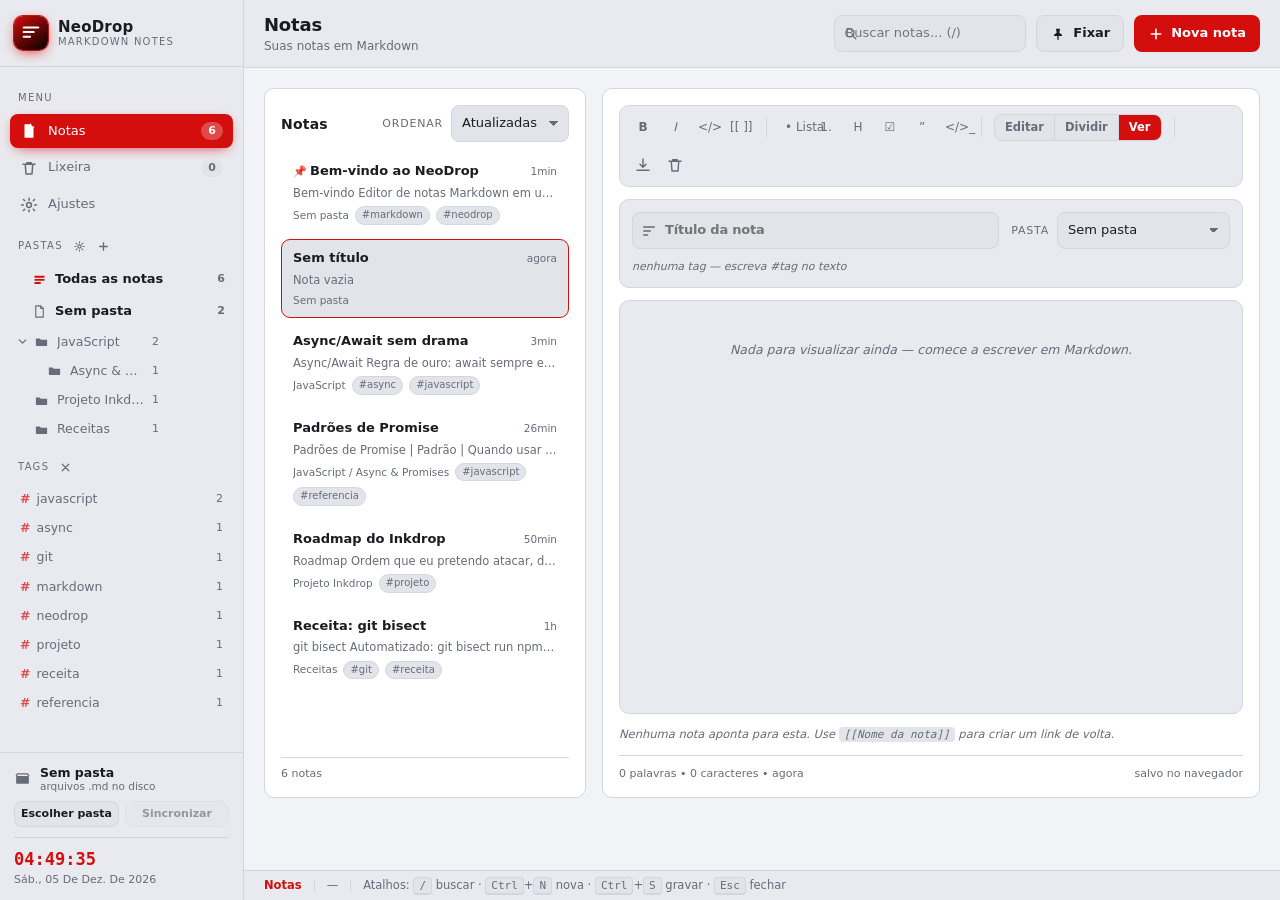
<file: .shot-preview.html>
<!DOCTYPE html>
<html lang="pt-BR" data-theme="midnight">
<head>
<meta charset="UTF-8">
<meta name="viewport" content="width=device-width, initial-scale=1.0">
<meta name="description" content="NeoDrop é um editor de notas Markdown offline-first, com pastas hierárquicas, tags, backlinks e sincronização com arquivos .md de verdade no disco. Zero dependências, zero build.">
<meta name="author" content="NeoDrop">
<meta name="theme-color" content="#080b14">
<meta property="og:type" content="website">
<meta property="og:title" content="NeoDrop">
<meta property="og:description" content="Editor de notas Markdown com pastas, tags, backlinks e arquivos .md no disco.">
<link rel="icon" href="data:image/svg+xml,%3Csvg xmlns='http://www.w3.org/2000/svg' viewBox='0 0 128 128'%3E%3Crect width='128' height='128' rx='28' fill='%23080b14'/%3E%3Cpath d='M34 38h48M34 58h60M34 78h40' stroke='%233b82f6' stroke-width='9' stroke-linecap='round'/%3E%3Ccircle cx='96' cy='86' r='14' fill='%233b82f6'/%3E%3C/svg%3E">
<title>NeoDrop — editor de notas Markdown</title>
<link rel="stylesheet" href="css/style.css">
</head>
<body>

<div class="app">

  <aside class="sidebar" id="sidebar">
    <div class="brand">
      <div class="brand-mark">
        <svg viewBox="0 0 24 24" aria-hidden="true"><path d="M4 6h16M4 11h11M4 16h7" fill="none" stroke="currentColor" stroke-width="2.2" stroke-linecap="round"/></svg>
      </div>
      <div class="brand-text">
        <strong>NeoDrop</strong>
        <span>markdown notes</span>
      </div>
    </div>

    <nav class="nav" id="nav">
      <span class="nav-label">Menu</span>
      <button class="nav-item is-active" data-view="notes">
        <svg viewBox="0 0 24 24"><path d="M6 3h8l4 4v14H6z"/><path d="M14 3v4h4M9 12h6M9 16h4" fill="none" stroke="currentColor" stroke-width="1.8" stroke-linecap="round" stroke-linejoin="round"/></svg>
        <span>Notas</span>
        <em class="nav-badge" id="nav-count-notes">0</em>
      </button>
      <button class="nav-item" data-view="trash">
        <svg viewBox="0 0 24 24"><path d="M4 7h16M9 7V5h6v2M7 7l1 13h8l1-13" fill="none" stroke="currentColor" stroke-width="2" stroke-linecap="round" stroke-linejoin="round"/></svg>
        <span>Lixeira</span>
        <em class="nav-badge" id="nav-count-trash">0</em>
      </button>
      <button class="nav-item" data-view="settings">
        <svg viewBox="0 0 24 24"><circle cx="12" cy="12" r="3.2" fill="none" stroke="currentColor" stroke-width="2"/><path d="M12 3v2.5M12 18.5V21M4.5 12H2M22 12h-2.5M6.3 6.3 4.6 4.6M19.4 19.4l-1.7-1.7M17.7 6.3l1.7-1.7M4.6 19.4l1.7-1.7" fill="none" stroke="currentColor" stroke-width="2" stroke-linecap="round"/></svg>
        <span>Ajustes</span>
      </button>

      <span class="nav-label nav-label-row">
        Pastas
        <button class="nav-label-btn" data-action="open-notebooks" title="Gerenciar pastas">
          <svg viewBox="0 0 24 24"><circle cx="12" cy="12" r="3" fill="none" stroke="currentColor" stroke-width="2"/><path d="M12 3.5v2M12 18.5v2M3.5 12h2M18.5 12h2M6 6l1.5 1.5M16.5 16.5 18 18M18 6l-1.5 1.5M7.5 16.5 6 18" fill="none" stroke="currentColor" stroke-width="2" stroke-linecap="round"/></svg>
        </button>
        <button class="nav-label-btn" data-action="new-notebook" title="Nova pasta na raiz">
          <svg viewBox="0 0 24 24"><path d="M12 5v14M5 12h14" fill="none" stroke="currentColor" stroke-width="2.4" stroke-linecap="round"/></svg>
        </button>
      </span>
      <div class="tree" id="notebook-tree"></div>

      <span class="nav-label nav-label-row">
        Tags
        <button class="nav-label-btn" data-action="clear-tag-filter" title="Limpar filtro de tags">
          <svg viewBox="0 0 24 24"><path d="M6 6l12 12M18 6L6 18" fill="none" stroke="currentColor" stroke-width="2.2" stroke-linecap="round"/></svg>
        </button>
      </span>
      <div class="tag-filter" id="tag-list"></div>
    </nav>

    <div class="sidebar-foot">
      <div class="disk" id="disk-box">
        <div class="disk-head">
          <svg viewBox="0 0 24 24"><path d="M3 7h18v10a1 1 0 0 1-1 1H4a1 1 0 0 1-1-1z"/><path d="M3 7l2-3h14l2 3" fill="none" stroke="currentColor" stroke-width="2" stroke-linejoin="round"/></svg>
          <div class="disk-info">
            <strong id="disk-name">Sem pasta</strong>
            <small id="disk-sub">arquivos .md no disco</small>
          </div>
        </div>
        <div class="disk-actions">
          <button class="btn btn-ghost btn-sm" data-action="pick-folder">Escolher pasta</button>
          <button class="btn btn-ghost btn-sm" data-action="sync-disk" id="disk-sync" disabled>Sincronizar</button>
        </div>
      </div>
      <div class="clock"><span id="clock-time">--:--:--</span><small id="clock-date">—</small></div>
    </div>
  </aside>

  <div class="main">
    <header class="topbar">
      <button class="icon-btn only-mobile" id="btn-menu" aria-label="Menu">
        <svg viewBox="0 0 24 24"><path d="M4 7h16M4 12h16M4 17h16" fill="none" stroke="currentColor" stroke-width="2" stroke-linecap="round"/></svg>
      </button>
      <div class="topbar-title">
        <h1 id="view-title">Notas</h1>
        <p id="view-sub">Suas notas em Markdown</p>
      </div>
      <div class="topbar-actions">
        <label class="search">
          <svg viewBox="0 0 24 24"><circle cx="11" cy="11" r="6.5" fill="none" stroke="currentColor" stroke-width="2"/><path d="M16 16l4.5 4.5" fill="none" stroke="currentColor" stroke-width="2" stroke-linecap="round"/></svg>
          <input type="search" id="global-search" placeholder="Buscar notas... (/)" autocomplete="off">
        </label>
        <button class="btn btn-ghost" data-action="toggle-pin" id="btn-pin" title="Fixar nota">
          <svg viewBox="0 0 24 24"><path d="M9 4h6l-1 6 4 3v2H6v-2l4-3-1-6z"/><path d="M12 15v5" fill="none" stroke="currentColor" stroke-width="2" stroke-linecap="round"/></svg>
          <span>Fixar</span>
        </button>
        <button class="btn btn-primary" data-action="new-note">
          <svg viewBox="0 0 24 24"><path d="M12 5v14M5 12h14" fill="none" stroke="currentColor" stroke-width="2.4" stroke-linecap="round"/></svg>
          <span>Nova nota</span>
        </button>
      </div>
    </header>

    <main class="content" id="content">

      <section class="view" id="view-notes">
        <div class="notes-layout">

          <section class="panel notes-side">
            <header class="panel-head">
              <h2 id="list-title">Notas</h2>
              <div class="head-actions">
                <label class="field inline">
                  <span>Ordenar</span>
                  <select id="note-sort" class="select">
                    <option value="updated">Atualizadas</option>
                    <option value="created">Criadas</option>
                    <option value="title">Título</option>
                  </select>
                </label>
              </div>
            </header>
            <div class="filter-note" id="filter-note"></div>
            <ul class="note-list" id="note-list"></ul>
            <footer class="side-foot muted" id="list-count">0 notas</footer>
          </section>

          <section class="panel notes-editor" id="note-editor">
            <div class="editor-toolbar" id="editor-toolbar">
              <div class="toolbar-group">
                <button class="tool" data-wrap="**" title="Negrito (Ctrl+B)"><b>B</b></button>
                <button class="tool" data-wrap="*" title="Itálico (Ctrl+I)"><i>I</i></button>
                <button class="tool" data-wrap="`" title="Código inline (Ctrl+K)">&lt;/&gt;</button>
                <button class="tool" data-wrap="[[" data-wrap2="]]" title="Link interno [[Nota]]">[[ ]]</button>
              </div>
              <span class="sep"></span>
              <div class="toolbar-group">
                <button class="tool" data-prefix="- " title="Lista">&bull; Lista</button>
                <button class="tool" data-prefix="1. " title="Numerada">1.</button>
                <button class="tool" data-prefix="# " title="Título">H</button>
                <button class="tool" data-prefix="- [ ] " title="Checklist">☑</button>
                <button class="tool" data-prefix="&gt; " title="Citação">&rdquo;</button>
                <button class="tool" data-prefix="```" title="Bloco de código">&lt;/&gt;_</button>
              </div>
              <span class="sep"></span>
              <div class="mode-switch" role="group" aria-label="Modo de visualização">
                <button class="mode-btn" data-mode="edit">Editar</button>
                <button class="mode-btn" data-mode="split">Dividir</button>
                <button class="mode-btn" data-mode="preview">Ver</button>
              </div>
              <span class="sep"></span>
              <div class="toolbar-group">
                <button class="tool" data-action="note-download" title="Baixar como .md">
                  <svg viewBox="0 0 24 24"><path d="M12 4v11m0 0l4-4m-4 4l-4-4M4 19h16" fill="none" stroke="currentColor" stroke-width="1.9" stroke-linecap="round" stroke-linejoin="round"/></svg>
                </button>
                <button class="tool" data-action="note-trash" title="Mover para a lixeira">
                  <svg viewBox="0 0 24 24"><path d="M4 7h16M9 7V5h6v2M7 7l1 13h8l1-13" fill="none" stroke="currentColor" stroke-width="1.9" stroke-linecap="round" stroke-linejoin="round"/></svg>
                </button>
              </div>
            </div>

            <div class="note-fields">
              <div class="field-row">
                <div class="input-wrap with-icon flex-1">
                  <svg viewBox="0 0 24 24" class="input-icon"><path d="M4 6h16M4 12h10M4 18h6" fill="none" stroke="currentColor" stroke-width="2" stroke-linecap="round"/></svg>
                  <input type="text" id="note-title" class="note-title-input" placeholder="Título da nota" autocomplete="off">
                </div>
                <label class="field inline">
                  <span>Pasta</span>
                  <select id="note-notebook" class="select"></select>
                </label>
              </div>
              <div class="note-tags-row" id="note-tags-row"></div>
            </div>

            <div class="editor-body" id="editor-body" data-mode="split">
              <div class="editor-input" id="editor-input">
                <pre class="editor-hl" id="editor-hl" aria-hidden="true"><code></code></pre>
                <textarea id="note-content" spellcheck="false" placeholder="# Título&#10;&#10;Escreva em Markdown. Use #tag para marcar e [[Nome da nota]] para linkar."></textarea>
              </div>
              <div class="editor-preview" id="note-preview" aria-live="polite"></div>
            </div>

            <section class="backlinks" id="backlinks"></section>

            <div class="editor-foot">
              <span class="muted" id="note-meta">0 palavras • 0 caracteres</span>
              <span class="muted" id="note-saved">salvo automaticamente no navegador</span>
            </div>
          </section>
        </div>
      </section>

      <section class="view is-hidden" id="view-trash">
        <section class="panel">
          <header class="panel-head">
            <h2>Lixeira</h2>
            <span class="muted">notas excluídas ficam aqui até você apagar de vez</span>
            <div class="head-actions">
              <button class="btn btn-ghost btn-sm" data-action="empty-trash">Esvaziar lixeira</button>
            </div>
          </header>
          <ul class="note-list wide" id="trash-list"></ul>
        </section>
      </section>

      <section class="view is-hidden" id="view-settings">
        <section class="panel">
          <header class="panel-head"><h2>Temas</h2><span class="muted">clique para aplicar</span></header>
          <div class="theme-grid" id="theme-grid"></div>
        </section>

        <div class="grid-2">
          <section class="panel">
            <header class="panel-head"><h2>Aparência</h2></header>
            <div class="settings-list">
              <div class="setting">
                <div><strong>Densidade da interface</strong><p class="muted">Espaçamento dos elementos</p></div>
                <label class="switch"><input type="checkbox" id="opt-compact"><span>Compacto</span></label>
              </div>
              <div class="setting">
                <div><strong>Animações</strong><p class="muted">Transições da interface</p></div>
                <label class="switch"><input type="checkbox" id="opt-motion" checked><span>Ativar</span></label>
              </div>
              <div class="setting">
                <div><strong>Cor de destaque</strong><p class="muted">Usada em botões, realce e gráficos</p></div>
                <label class="accent-pick big"><input type="color" id="accent-picker-2" value="#3b82f6"></label>
                <button class="link" data-action="reset-accent">cor do tema</button>
              </div>
              <div class="setting">
                <div><strong>Fonte</strong><p class="muted">Tipografia da interface</p></div>
                <select id="opt-font" class="select">
                  <option value="system">Sistema</option>
                  <option value="mono">Monoespaçada</option>
                  <option value="serif">Serifada</option>
                </select>
              </div>
              <div class="setting">
                <div><strong>Tamanho da fonte do editor</strong><p class="muted">Aplicado no Markdown e no preview</p></div>
                <input type="range" id="opt-editor-size" min="12" max="22" step="1" value="14">
                <span class="muted range-val" id="opt-editor-size-val">14px</span>
              </div>
            </div>
          </section>

          <section class="panel">
            <header class="panel-head"><h2>Pasta no disco</h2></header>
            <div class="settings-list">
              <div class="setting">
                <div><strong>Pasta de notas</strong><p class="muted">Cada nota vira um arquivo <code>.md</code> dentro dela</p></div>
                <button class="btn btn-ghost btn-sm" data-action="pick-folder">Escolher pasta</button>
              </div>
              <div class="setting">
                <div><strong>Importar .md da pasta</strong><p class="muted">Lê os arquivos existentes e cria notas (frontmatter preserva tags e ids)</p></div>
                <button class="btn btn-ghost btn-sm" data-action="import-disk">Importar da pasta</button>
              </div>
              <div class="setting">
                <div><strong>Sincronização automática</strong><p class="muted">Grava no disco 1,5s depois da última tecla</p></div>
                <label class="switch"><input type="checkbox" id="opt-autosync" checked><span>Ativar</span></label>
              </div>
              <div class="setting">
                <div><strong>Desconectar</strong><p class="muted">As notas continuam só no navegador</p></div>
                <button class="btn btn-ghost btn-sm" data-action="forget-folder">Desconectar</button>
              </div>
            </div>
            <p class="panel-hint muted" id="fs-support"></p>
          </section>
        </div>

        <section class="panel">
          <header class="panel-head"><h2>Dados</h2></header>
          <div class="settings-list">
            <div class="setting">
              <div><strong>Exportar</strong><p class="muted">Baixe pastas, notas e preferências em JSON</p></div>
              <button class="btn btn-ghost btn-sm" data-action="export">Exportar</button>
            </div>
            <div class="setting">
              <div><strong>Importar</strong><p class="muted">Substitui os dados atuais</p></div>
              <button class="btn btn-ghost btn-sm" data-action="import">Importar</button>
            </div>
            <div class="setting">
              <div><strong>Restaurar exemplo</strong><p class="muted">Notas de demonstração com pastas, tags e backlinks</p></div>
              <button class="btn btn-ghost btn-sm" data-action="seed">Carregar exemplo</button>
            </div>
            <div class="setting">
              <div><strong>Limpar tudo</strong><p class="muted">Apaga pastas, notas e preferências</p></div>
              <button class="btn btn-danger btn-sm" data-action="reset">Apagar tudo</button>
            </div>
          </div>
          <input type="file" id="import-file" accept="application/json" hidden>
        </section>
      </section>

    </main>

    <footer class="statusbar">
      <span id="status-left">Pronto</span>
      <span class="sep"></span>
      <span id="status-save">—</span>
      <span class="sep"></span>
      <span>Atalhos: <kbd>/</kbd> buscar · <kbd>Ctrl</kbd>+<kbd>N</kbd> nova · <kbd>Ctrl</kbd>+<kbd>S</kbd> gravar · <kbd>Esc</kbd> fechar</span>
    </footer>
  </div>
</div>

<div class="backdrop" id="backdrop"></div>

<div class="modal" id="notebook-modal" role="dialog" aria-modal="true" aria-labelledby="notebook-modal-title">
  <header class="modal-head">
    <h2 id="notebook-modal-title">Gerenciar pastas</h2>
    <button class="icon-btn" data-close aria-label="Fechar">
      <svg viewBox="0 0 24 24"><path d="M6 6l12 12M18 6L6 18" fill="none" stroke="currentColor" stroke-width="2.2" stroke-linecap="round"/></svg>
    </button>
  </header>
  <div class="modal-body">
    <p class="modal-hint muted">Cada pasta vira uma subpasta na pasta escolhida no disco. Excluir uma pasta não apaga as notas: elas sobem para a pasta acima.</p>

    <form class="sm-add" id="notebook-add-form">
      <input type="text" id="notebook-new" placeholder="Nova pasta (ex.: JavaScript)" maxlength="60" autocomplete="off">
      <button type="submit" class="btn btn-primary">Adicionar</button>
    </form>

    <ul class="nb-manager" id="notebook-manager"></ul>

    <footer class="modal-foot">
      <span class="muted sm-foot"><span id="notebook-count">0</span> pastas</span>
      <button class="btn btn-ghost" data-close>Fechar</button>
    </footer>
  </div>
</div>

<div class="modal" id="confirm-modal" role="dialog" aria-modal="true">
  <div class="modal-body">
    <h2 id="confirm-title">Confirmar</h2>
    <p id="confirm-text" class="muted"></p>
    <footer class="modal-foot">
      <button class="btn btn-ghost" data-close>Cancelar</button>
      <button class="btn btn-danger" id="confirm-ok">Confirmar</button>
    </footer>
  </div>
</div>

<div class="toasts" id="toasts"></div>

<script src="js/app.js"></script>
<script>document.addEventListener("DOMContentLoaded",()=>{setTimeout(()=>document.querySelector('.mode-btn[data-mode="preview"]').click(),300);});</script></body>
</html>
</file>
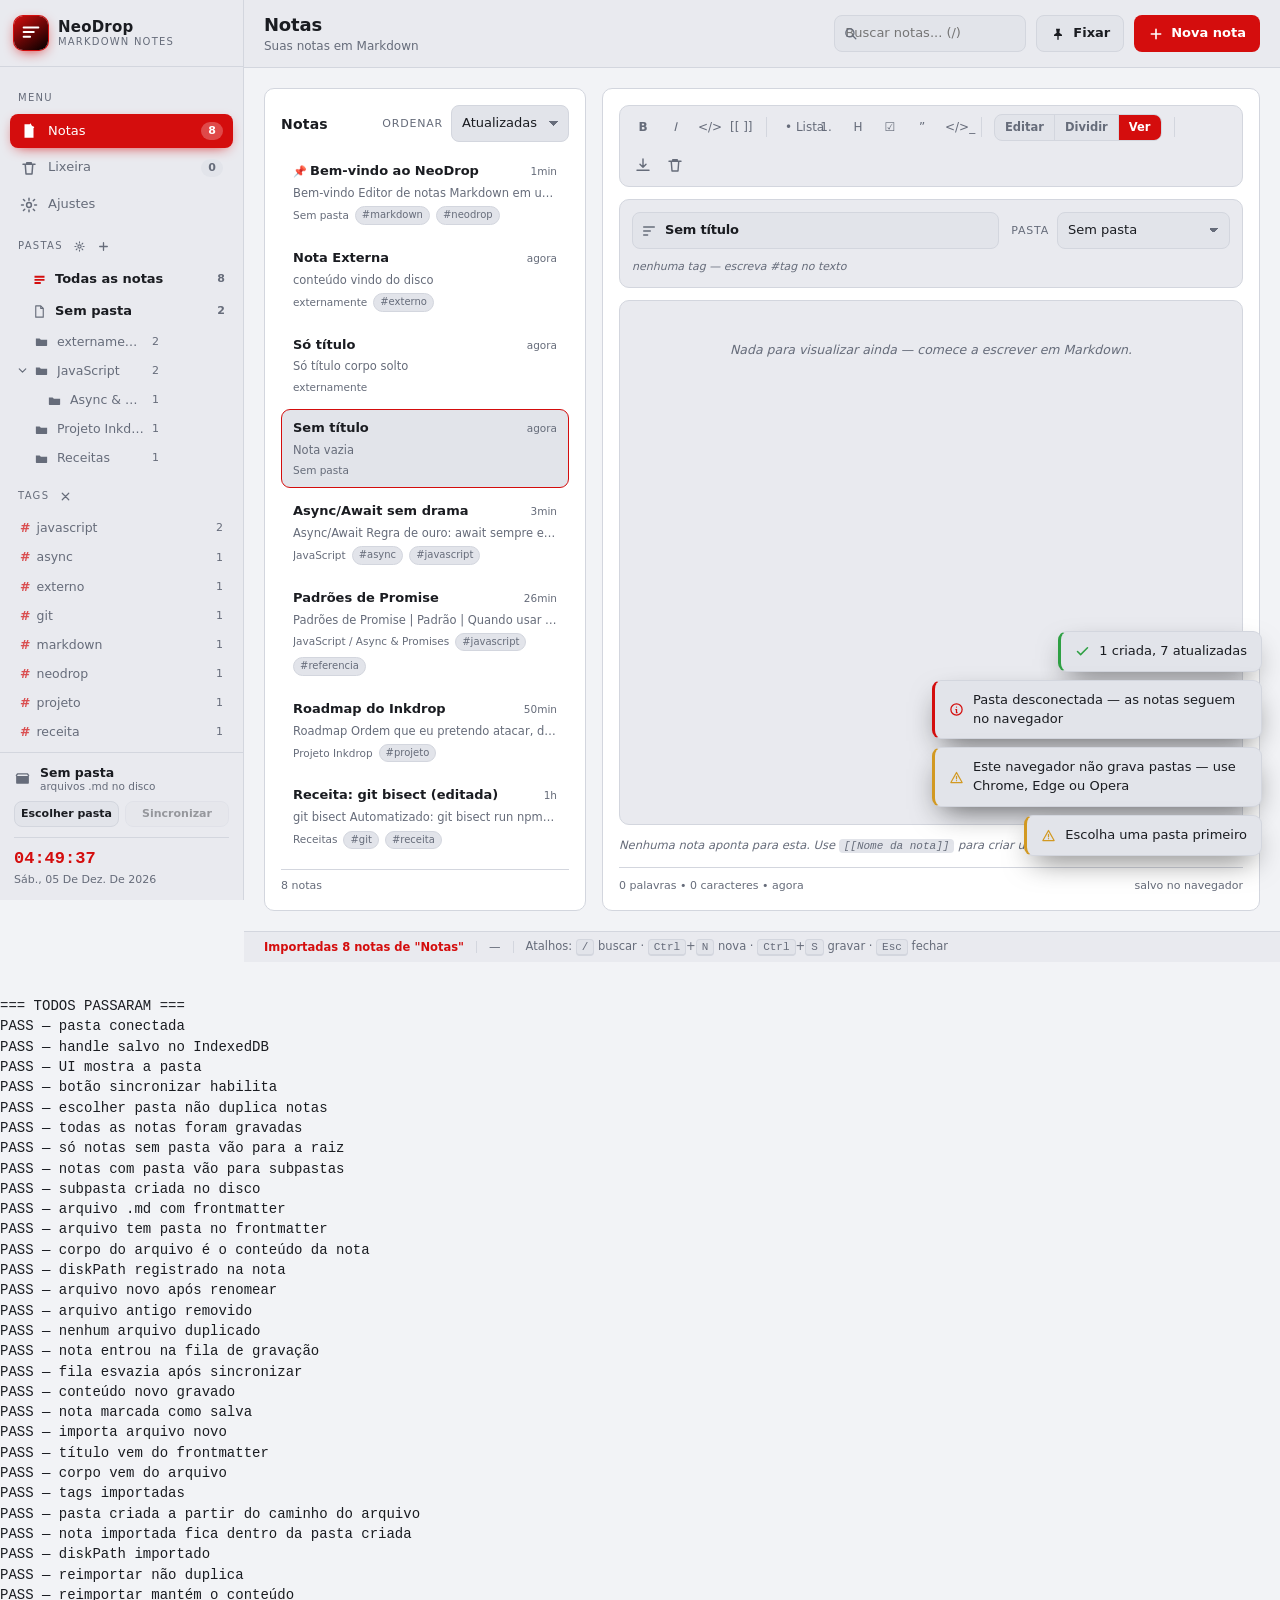
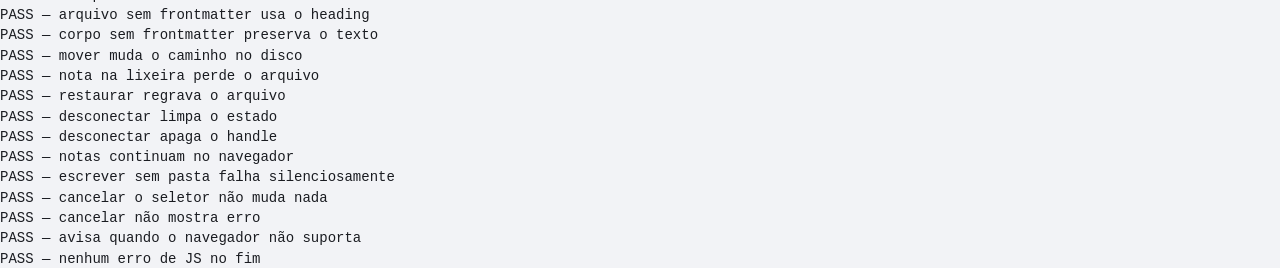
<file: .smoke-disk.html>
<!DOCTYPE html>
<html lang="pt-BR" data-theme="midnight">
<head>
<meta charset="UTF-8">
<meta name="viewport" content="width=device-width, initial-scale=1.0">
<meta name="description" content="NeoDrop é um editor de notas Markdown offline-first, com pastas hierárquicas, tags, backlinks e sincronização com arquivos .md de verdade no disco. Zero dependências, zero build.">
<meta name="author" content="NeoDrop">
<meta name="theme-color" content="#080b14">
<meta property="og:type" content="website">
<meta property="og:title" content="NeoDrop">
<meta property="og:description" content="Editor de notas Markdown com pastas, tags, backlinks e arquivos .md no disco.">
<link rel="icon" href="data:image/svg+xml,%3Csvg xmlns='http://www.w3.org/2000/svg' viewBox='0 0 128 128'%3E%3Crect width='128' height='128' rx='28' fill='%23080b14'/%3E%3Cpath d='M34 38h48M34 58h60M34 78h40' stroke='%233b82f6' stroke-width='9' stroke-linecap='round'/%3E%3Ccircle cx='96' cy='86' r='14' fill='%233b82f6'/%3E%3C/svg%3E">
<title>NeoDrop — editor de notas Markdown</title>
<link rel="stylesheet" href="css/style.css">
</head>
<body>

<div class="app">

  <aside class="sidebar" id="sidebar">
    <div class="brand">
      <div class="brand-mark">
        <svg viewBox="0 0 24 24" aria-hidden="true"><path d="M4 6h16M4 11h11M4 16h7" fill="none" stroke="currentColor" stroke-width="2.2" stroke-linecap="round"/></svg>
      </div>
      <div class="brand-text">
        <strong>NeoDrop</strong>
        <span>markdown notes</span>
      </div>
    </div>

    <nav class="nav" id="nav">
      <span class="nav-label">Menu</span>
      <button class="nav-item is-active" data-view="notes">
        <svg viewBox="0 0 24 24"><path d="M6 3h8l4 4v14H6z"/><path d="M14 3v4h4M9 12h6M9 16h4" fill="none" stroke="currentColor" stroke-width="1.8" stroke-linecap="round" stroke-linejoin="round"/></svg>
        <span>Notas</span>
        <em class="nav-badge" id="nav-count-notes">0</em>
      </button>
      <button class="nav-item" data-view="trash">
        <svg viewBox="0 0 24 24"><path d="M4 7h16M9 7V5h6v2M7 7l1 13h8l1-13" fill="none" stroke="currentColor" stroke-width="2" stroke-linecap="round" stroke-linejoin="round"/></svg>
        <span>Lixeira</span>
        <em class="nav-badge" id="nav-count-trash">0</em>
      </button>
      <button class="nav-item" data-view="settings">
        <svg viewBox="0 0 24 24"><circle cx="12" cy="12" r="3.2" fill="none" stroke="currentColor" stroke-width="2"/><path d="M12 3v2.5M12 18.5V21M4.5 12H2M22 12h-2.5M6.3 6.3 4.6 4.6M19.4 19.4l-1.7-1.7M17.7 6.3l1.7-1.7M4.6 19.4l1.7-1.7" fill="none" stroke="currentColor" stroke-width="2" stroke-linecap="round"/></svg>
        <span>Ajustes</span>
      </button>

      <span class="nav-label nav-label-row">
        Pastas
        <button class="nav-label-btn" data-action="open-notebooks" title="Gerenciar pastas">
          <svg viewBox="0 0 24 24"><circle cx="12" cy="12" r="3" fill="none" stroke="currentColor" stroke-width="2"/><path d="M12 3.5v2M12 18.5v2M3.5 12h2M18.5 12h2M6 6l1.5 1.5M16.5 16.5 18 18M18 6l-1.5 1.5M7.5 16.5 6 18" fill="none" stroke="currentColor" stroke-width="2" stroke-linecap="round"/></svg>
        </button>
        <button class="nav-label-btn" data-action="new-notebook" title="Nova pasta na raiz">
          <svg viewBox="0 0 24 24"><path d="M12 5v14M5 12h14" fill="none" stroke="currentColor" stroke-width="2.4" stroke-linecap="round"/></svg>
        </button>
      </span>
      <div class="tree" id="notebook-tree"></div>

      <span class="nav-label nav-label-row">
        Tags
        <button class="nav-label-btn" data-action="clear-tag-filter" title="Limpar filtro de tags">
          <svg viewBox="0 0 24 24"><path d="M6 6l12 12M18 6L6 18" fill="none" stroke="currentColor" stroke-width="2.2" stroke-linecap="round"/></svg>
        </button>
      </span>
      <div class="tag-filter" id="tag-list"></div>
    </nav>

    <div class="sidebar-foot">
      <div class="disk" id="disk-box">
        <div class="disk-head">
          <svg viewBox="0 0 24 24"><path d="M3 7h18v10a1 1 0 0 1-1 1H4a1 1 0 0 1-1-1z"/><path d="M3 7l2-3h14l2 3" fill="none" stroke="currentColor" stroke-width="2" stroke-linejoin="round"/></svg>
          <div class="disk-info">
            <strong id="disk-name">Sem pasta</strong>
            <small id="disk-sub">arquivos .md no disco</small>
          </div>
        </div>
        <div class="disk-actions">
          <button class="btn btn-ghost btn-sm" data-action="pick-folder">Escolher pasta</button>
          <button class="btn btn-ghost btn-sm" data-action="sync-disk" id="disk-sync" disabled>Sincronizar</button>
        </div>
      </div>
      <div class="clock"><span id="clock-time">--:--:--</span><small id="clock-date">—</small></div>
    </div>
  </aside>

  <div class="main">
    <header class="topbar">
      <button class="icon-btn only-mobile" id="btn-menu" aria-label="Menu">
        <svg viewBox="0 0 24 24"><path d="M4 7h16M4 12h16M4 17h16" fill="none" stroke="currentColor" stroke-width="2" stroke-linecap="round"/></svg>
      </button>
      <div class="topbar-title">
        <h1 id="view-title">Notas</h1>
        <p id="view-sub">Suas notas em Markdown</p>
      </div>
      <div class="topbar-actions">
        <label class="search">
          <svg viewBox="0 0 24 24"><circle cx="11" cy="11" r="6.5" fill="none" stroke="currentColor" stroke-width="2"/><path d="M16 16l4.5 4.5" fill="none" stroke="currentColor" stroke-width="2" stroke-linecap="round"/></svg>
          <input type="search" id="global-search" placeholder="Buscar notas... (/)" autocomplete="off">
        </label>
        <button class="btn btn-ghost" data-action="toggle-pin" id="btn-pin" title="Fixar nota">
          <svg viewBox="0 0 24 24"><path d="M9 4h6l-1 6 4 3v2H6v-2l4-3-1-6z"/><path d="M12 15v5" fill="none" stroke="currentColor" stroke-width="2" stroke-linecap="round"/></svg>
          <span>Fixar</span>
        </button>
        <button class="btn btn-primary" data-action="new-note">
          <svg viewBox="0 0 24 24"><path d="M12 5v14M5 12h14" fill="none" stroke="currentColor" stroke-width="2.4" stroke-linecap="round"/></svg>
          <span>Nova nota</span>
        </button>
      </div>
    </header>

    <main class="content" id="content">

      <section class="view" id="view-notes">
        <div class="notes-layout">

          <section class="panel notes-side">
            <header class="panel-head">
              <h2 id="list-title">Notas</h2>
              <div class="head-actions">
                <label class="field inline">
                  <span>Ordenar</span>
                  <select id="note-sort" class="select">
                    <option value="updated">Atualizadas</option>
                    <option value="created">Criadas</option>
                    <option value="title">Título</option>
                  </select>
                </label>
              </div>
            </header>
            <div class="filter-note" id="filter-note"></div>
            <ul class="note-list" id="note-list"></ul>
            <footer class="side-foot muted" id="list-count">0 notas</footer>
          </section>

          <section class="panel notes-editor" id="note-editor">
            <div class="editor-toolbar" id="editor-toolbar">
              <div class="toolbar-group">
                <button class="tool" data-wrap="**" title="Negrito (Ctrl+B)"><b>B</b></button>
                <button class="tool" data-wrap="*" title="Itálico (Ctrl+I)"><i>I</i></button>
                <button class="tool" data-wrap="`" title="Código inline (Ctrl+K)">&lt;/&gt;</button>
                <button class="tool" data-wrap="[[" data-wrap2="]]" title="Link interno [[Nota]]">[[ ]]</button>
              </div>
              <span class="sep"></span>
              <div class="toolbar-group">
                <button class="tool" data-prefix="- " title="Lista">&bull; Lista</button>
                <button class="tool" data-prefix="1. " title="Numerada">1.</button>
                <button class="tool" data-prefix="# " title="Título">H</button>
                <button class="tool" data-prefix="- [ ] " title="Checklist">☑</button>
                <button class="tool" data-prefix="&gt; " title="Citação">&rdquo;</button>
                <button class="tool" data-prefix="```" title="Bloco de código">&lt;/&gt;_</button>
              </div>
              <span class="sep"></span>
              <div class="mode-switch" role="group" aria-label="Modo de visualização">
                <button class="mode-btn" data-mode="edit">Editar</button>
                <button class="mode-btn" data-mode="split">Dividir</button>
                <button class="mode-btn" data-mode="preview">Ver</button>
              </div>
              <span class="sep"></span>
              <div class="toolbar-group">
                <button class="tool" data-action="note-download" title="Baixar como .md">
                  <svg viewBox="0 0 24 24"><path d="M12 4v11m0 0l4-4m-4 4l-4-4M4 19h16" fill="none" stroke="currentColor" stroke-width="1.9" stroke-linecap="round" stroke-linejoin="round"/></svg>
                </button>
                <button class="tool" data-action="note-trash" title="Mover para a lixeira">
                  <svg viewBox="0 0 24 24"><path d="M4 7h16M9 7V5h6v2M7 7l1 13h8l1-13" fill="none" stroke="currentColor" stroke-width="1.9" stroke-linecap="round" stroke-linejoin="round"/></svg>
                </button>
              </div>
            </div>

            <div class="note-fields">
              <div class="field-row">
                <div class="input-wrap with-icon flex-1">
                  <svg viewBox="0 0 24 24" class="input-icon"><path d="M4 6h16M4 12h10M4 18h6" fill="none" stroke="currentColor" stroke-width="2" stroke-linecap="round"/></svg>
                  <input type="text" id="note-title" class="note-title-input" placeholder="Título da nota" autocomplete="off">
                </div>
                <label class="field inline">
                  <span>Pasta</span>
                  <select id="note-notebook" class="select"></select>
                </label>
              </div>
              <div class="note-tags-row" id="note-tags-row"></div>
            </div>

            <div class="editor-body" id="editor-body" data-mode="split">
              <div class="editor-input" id="editor-input">
                <pre class="editor-hl" id="editor-hl" aria-hidden="true"><code></code></pre>
                <textarea id="note-content" spellcheck="false" placeholder="# Título&#10;&#10;Escreva em Markdown. Use #tag para marcar e [[Nome da nota]] para linkar."></textarea>
              </div>
              <div class="editor-preview" id="note-preview" aria-live="polite"></div>
            </div>

            <section class="backlinks" id="backlinks"></section>

            <div class="editor-foot">
              <span class="muted" id="note-meta">0 palavras • 0 caracteres</span>
              <span class="muted" id="note-saved">salvo automaticamente no navegador</span>
            </div>
          </section>
        </div>
      </section>

      <section class="view is-hidden" id="view-trash">
        <section class="panel">
          <header class="panel-head">
            <h2>Lixeira</h2>
            <span class="muted">notas excluídas ficam aqui até você apagar de vez</span>
            <div class="head-actions">
              <button class="btn btn-ghost btn-sm" data-action="empty-trash">Esvaziar lixeira</button>
            </div>
          </header>
          <ul class="note-list wide" id="trash-list"></ul>
        </section>
      </section>

      <section class="view is-hidden" id="view-settings">
        <section class="panel">
          <header class="panel-head"><h2>Temas</h2><span class="muted">clique para aplicar</span></header>
          <div class="theme-grid" id="theme-grid"></div>
        </section>

        <div class="grid-2">
          <section class="panel">
            <header class="panel-head"><h2>Aparência</h2></header>
            <div class="settings-list">
              <div class="setting">
                <div><strong>Densidade da interface</strong><p class="muted">Espaçamento dos elementos</p></div>
                <label class="switch"><input type="checkbox" id="opt-compact"><span>Compacto</span></label>
              </div>
              <div class="setting">
                <div><strong>Animações</strong><p class="muted">Transições da interface</p></div>
                <label class="switch"><input type="checkbox" id="opt-motion" checked><span>Ativar</span></label>
              </div>
              <div class="setting">
                <div><strong>Cor de destaque</strong><p class="muted">Usada em botões, realce e gráficos</p></div>
                <label class="accent-pick big"><input type="color" id="accent-picker-2" value="#3b82f6"></label>
                <button class="link" data-action="reset-accent">cor do tema</button>
              </div>
              <div class="setting">
                <div><strong>Fonte</strong><p class="muted">Tipografia da interface</p></div>
                <select id="opt-font" class="select">
                  <option value="system">Sistema</option>
                  <option value="mono">Monoespaçada</option>
                  <option value="serif">Serifada</option>
                </select>
              </div>
              <div class="setting">
                <div><strong>Tamanho da fonte do editor</strong><p class="muted">Aplicado no Markdown e no preview</p></div>
                <input type="range" id="opt-editor-size" min="12" max="22" step="1" value="14">
                <span class="muted range-val" id="opt-editor-size-val">14px</span>
              </div>
            </div>
          </section>

          <section class="panel">
            <header class="panel-head"><h2>Pasta no disco</h2></header>
            <div class="settings-list">
              <div class="setting">
                <div><strong>Pasta de notas</strong><p class="muted">Cada nota vira um arquivo <code>.md</code> dentro dela</p></div>
                <button class="btn btn-ghost btn-sm" data-action="pick-folder">Escolher pasta</button>
              </div>
              <div class="setting">
                <div><strong>Importar .md da pasta</strong><p class="muted">Lê os arquivos existentes e cria notas (frontmatter preserva tags e ids)</p></div>
                <button class="btn btn-ghost btn-sm" data-action="import-disk">Importar da pasta</button>
              </div>
              <div class="setting">
                <div><strong>Sincronização automática</strong><p class="muted">Grava no disco 1,5s depois da última tecla</p></div>
                <label class="switch"><input type="checkbox" id="opt-autosync" checked><span>Ativar</span></label>
              </div>
              <div class="setting">
                <div><strong>Desconectar</strong><p class="muted">As notas continuam só no navegador</p></div>
                <button class="btn btn-ghost btn-sm" data-action="forget-folder">Desconectar</button>
              </div>
            </div>
            <p class="panel-hint muted" id="fs-support"></p>
          </section>
        </div>

        <section class="panel">
          <header class="panel-head"><h2>Dados</h2></header>
          <div class="settings-list">
            <div class="setting">
              <div><strong>Exportar</strong><p class="muted">Baixe pastas, notas e preferências em JSON</p></div>
              <button class="btn btn-ghost btn-sm" data-action="export">Exportar</button>
            </div>
            <div class="setting">
              <div><strong>Importar</strong><p class="muted">Substitui os dados atuais</p></div>
              <button class="btn btn-ghost btn-sm" data-action="import">Importar</button>
            </div>
            <div class="setting">
              <div><strong>Restaurar exemplo</strong><p class="muted">Notas de demonstração com pastas, tags e backlinks</p></div>
              <button class="btn btn-ghost btn-sm" data-action="seed">Carregar exemplo</button>
            </div>
            <div class="setting">
              <div><strong>Limpar tudo</strong><p class="muted">Apaga pastas, notas e preferências</p></div>
              <button class="btn btn-danger btn-sm" data-action="reset">Apagar tudo</button>
            </div>
          </div>
          <input type="file" id="import-file" accept="application/json" hidden>
        </section>
      </section>

    </main>

    <footer class="statusbar">
      <span id="status-left">Pronto</span>
      <span class="sep"></span>
      <span id="status-save">—</span>
      <span class="sep"></span>
      <span>Atalhos: <kbd>/</kbd> buscar · <kbd>Ctrl</kbd>+<kbd>N</kbd> nova · <kbd>Ctrl</kbd>+<kbd>S</kbd> gravar · <kbd>Esc</kbd> fechar</span>
    </footer>
  </div>
</div>

<div class="backdrop" id="backdrop"></div>

<div class="modal" id="notebook-modal" role="dialog" aria-modal="true" aria-labelledby="notebook-modal-title">
  <header class="modal-head">
    <h2 id="notebook-modal-title">Gerenciar pastas</h2>
    <button class="icon-btn" data-close aria-label="Fechar">
      <svg viewBox="0 0 24 24"><path d="M6 6l12 12M18 6L6 18" fill="none" stroke="currentColor" stroke-width="2.2" stroke-linecap="round"/></svg>
    </button>
  </header>
  <div class="modal-body">
    <p class="modal-hint muted">Cada pasta vira uma subpasta na pasta escolhida no disco. Excluir uma pasta não apaga as notas: elas sobem para a pasta acima.</p>

    <form class="sm-add" id="notebook-add-form">
      <input type="text" id="notebook-new" placeholder="Nova pasta (ex.: JavaScript)" maxlength="60" autocomplete="off">
      <button type="submit" class="btn btn-primary">Adicionar</button>
    </form>

    <ul class="nb-manager" id="notebook-manager"></ul>

    <footer class="modal-foot">
      <span class="muted sm-foot"><span id="notebook-count">0</span> pastas</span>
      <button class="btn btn-ghost" data-close>Fechar</button>
    </footer>
  </div>
</div>

<div class="modal" id="confirm-modal" role="dialog" aria-modal="true">
  <div class="modal-body">
    <h2 id="confirm-title">Confirmar</h2>
    <p id="confirm-text" class="muted"></p>
    <footer class="modal-foot">
      <button class="btn btn-ghost" data-close>Cancelar</button>
      <button class="btn btn-danger" id="confirm-ok">Confirmar</button>
    </footer>
  </div>
</div>

<div class="toasts" id="toasts"></div>

<script src="js/app.js"></script>
<script src=".probe-disk.js"></script>
</body>
</html>
</file>
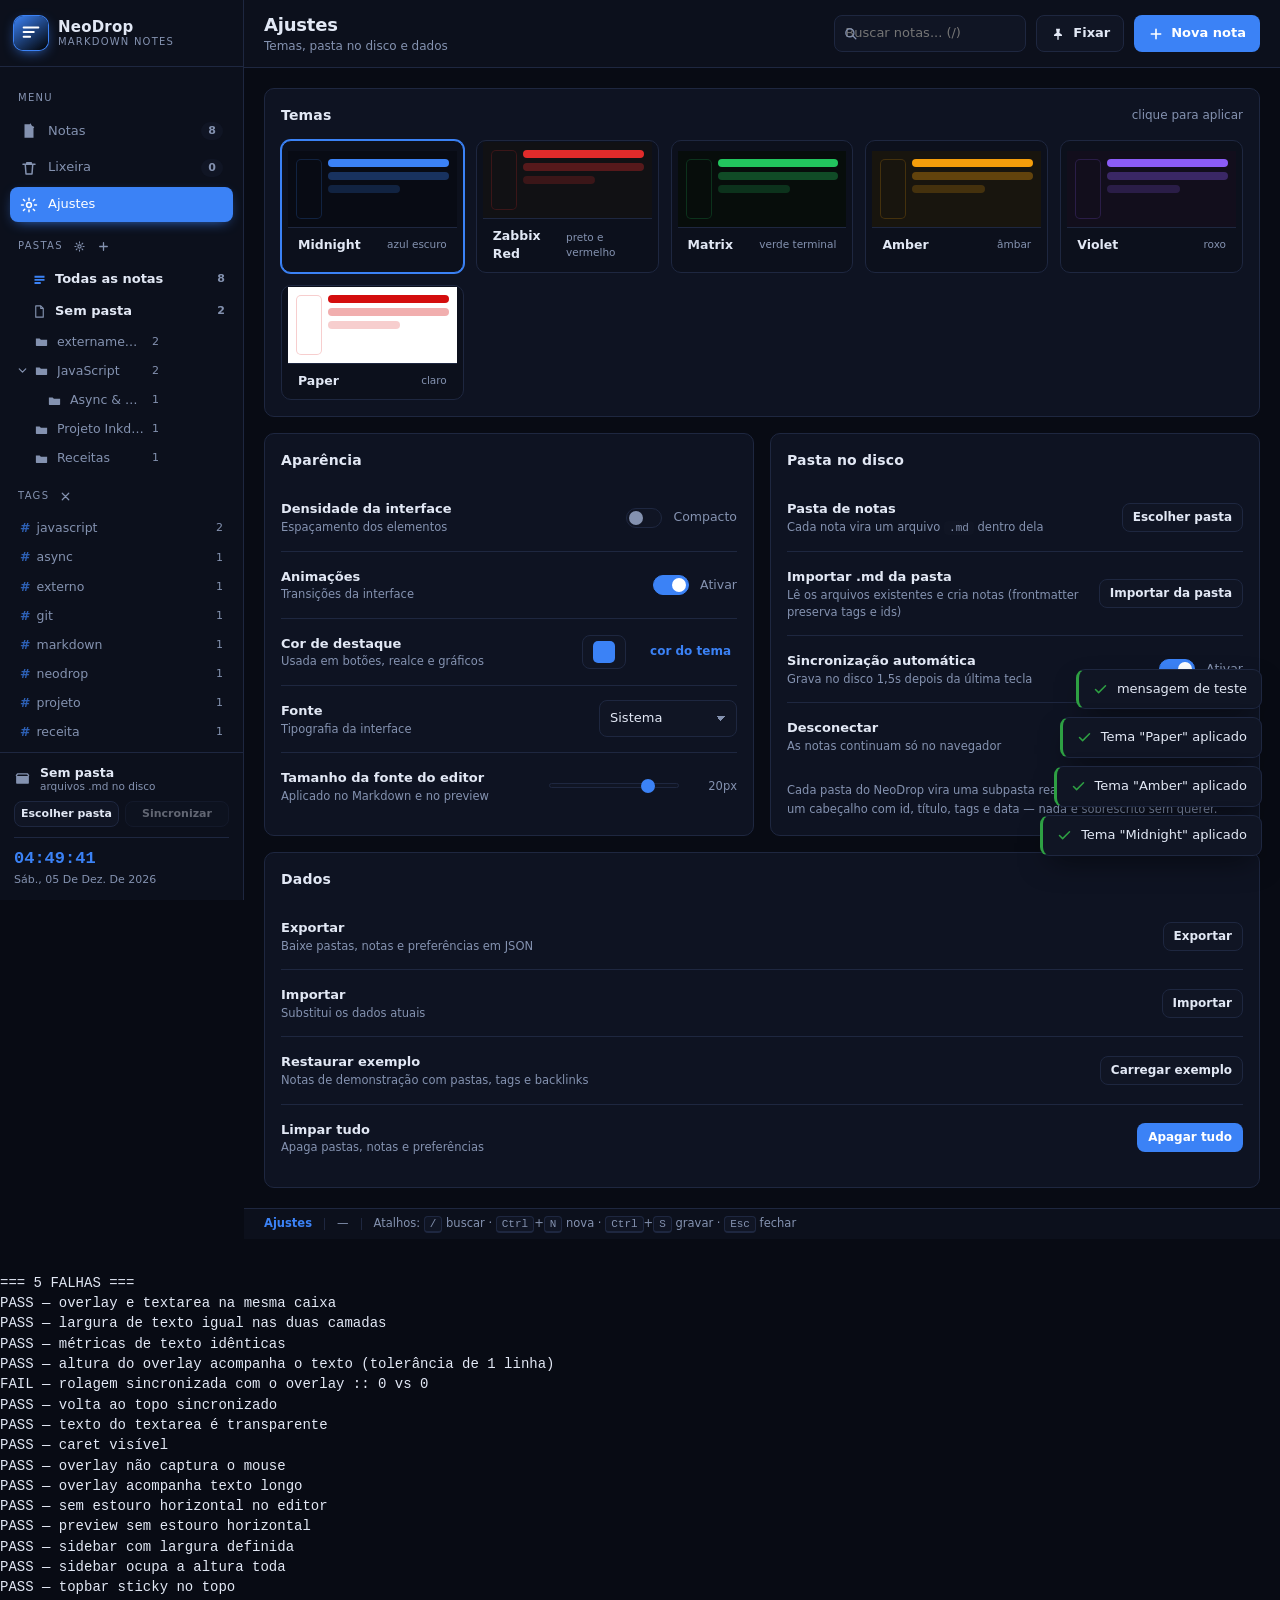
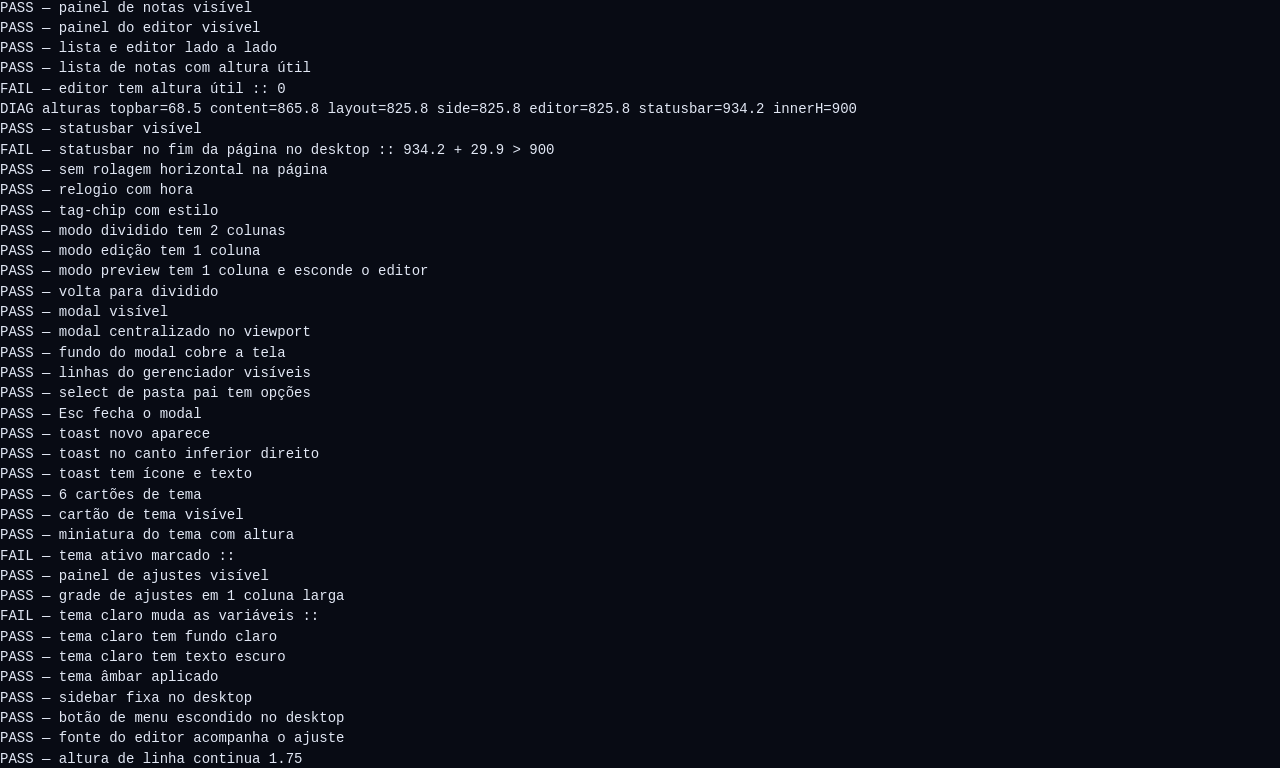
<file: .smoke-layout.html>
<!DOCTYPE html>
<html lang="pt-BR" data-theme="midnight">
<head>
<meta charset="UTF-8">
<meta name="viewport" content="width=device-width, initial-scale=1.0">
<meta name="description" content="NeoDrop é um editor de notas Markdown offline-first, com pastas hierárquicas, tags, backlinks e sincronização com arquivos .md de verdade no disco. Zero dependências, zero build.">
<meta name="author" content="NeoDrop">
<meta name="theme-color" content="#080b14">
<meta property="og:type" content="website">
<meta property="og:title" content="NeoDrop">
<meta property="og:description" content="Editor de notas Markdown com pastas, tags, backlinks e arquivos .md no disco.">
<link rel="icon" href="data:image/svg+xml,%3Csvg xmlns='http://www.w3.org/2000/svg' viewBox='0 0 128 128'%3E%3Crect width='128' height='128' rx='28' fill='%23080b14'/%3E%3Cpath d='M34 38h48M34 58h60M34 78h40' stroke='%233b82f6' stroke-width='9' stroke-linecap='round'/%3E%3Ccircle cx='96' cy='86' r='14' fill='%233b82f6'/%3E%3C/svg%3E">
<title>NeoDrop — editor de notas Markdown</title>
<link rel="stylesheet" href="css/style.css">
</head>
<body>

<div class="app">

  <aside class="sidebar" id="sidebar">
    <div class="brand">
      <div class="brand-mark">
        <svg viewBox="0 0 24 24" aria-hidden="true"><path d="M4 6h16M4 11h11M4 16h7" fill="none" stroke="currentColor" stroke-width="2.2" stroke-linecap="round"/></svg>
      </div>
      <div class="brand-text">
        <strong>NeoDrop</strong>
        <span>markdown notes</span>
      </div>
    </div>

    <nav class="nav" id="nav">
      <span class="nav-label">Menu</span>
      <button class="nav-item is-active" data-view="notes">
        <svg viewBox="0 0 24 24"><path d="M6 3h8l4 4v14H6z"/><path d="M14 3v4h4M9 12h6M9 16h4" fill="none" stroke="currentColor" stroke-width="1.8" stroke-linecap="round" stroke-linejoin="round"/></svg>
        <span>Notas</span>
        <em class="nav-badge" id="nav-count-notes">0</em>
      </button>
      <button class="nav-item" data-view="trash">
        <svg viewBox="0 0 24 24"><path d="M4 7h16M9 7V5h6v2M7 7l1 13h8l1-13" fill="none" stroke="currentColor" stroke-width="2" stroke-linecap="round" stroke-linejoin="round"/></svg>
        <span>Lixeira</span>
        <em class="nav-badge" id="nav-count-trash">0</em>
      </button>
      <button class="nav-item" data-view="settings">
        <svg viewBox="0 0 24 24"><circle cx="12" cy="12" r="3.2" fill="none" stroke="currentColor" stroke-width="2"/><path d="M12 3v2.5M12 18.5V21M4.5 12H2M22 12h-2.5M6.3 6.3 4.6 4.6M19.4 19.4l-1.7-1.7M17.7 6.3l1.7-1.7M4.6 19.4l1.7-1.7" fill="none" stroke="currentColor" stroke-width="2" stroke-linecap="round"/></svg>
        <span>Ajustes</span>
      </button>

      <span class="nav-label nav-label-row">
        Pastas
        <button class="nav-label-btn" data-action="open-notebooks" title="Gerenciar pastas">
          <svg viewBox="0 0 24 24"><circle cx="12" cy="12" r="3" fill="none" stroke="currentColor" stroke-width="2"/><path d="M12 3.5v2M12 18.5v2M3.5 12h2M18.5 12h2M6 6l1.5 1.5M16.5 16.5 18 18M18 6l-1.5 1.5M7.5 16.5 6 18" fill="none" stroke="currentColor" stroke-width="2" stroke-linecap="round"/></svg>
        </button>
        <button class="nav-label-btn" data-action="new-notebook" title="Nova pasta na raiz">
          <svg viewBox="0 0 24 24"><path d="M12 5v14M5 12h14" fill="none" stroke="currentColor" stroke-width="2.4" stroke-linecap="round"/></svg>
        </button>
      </span>
      <div class="tree" id="notebook-tree"></div>

      <span class="nav-label nav-label-row">
        Tags
        <button class="nav-label-btn" data-action="clear-tag-filter" title="Limpar filtro de tags">
          <svg viewBox="0 0 24 24"><path d="M6 6l12 12M18 6L6 18" fill="none" stroke="currentColor" stroke-width="2.2" stroke-linecap="round"/></svg>
        </button>
      </span>
      <div class="tag-filter" id="tag-list"></div>
    </nav>

    <div class="sidebar-foot">
      <div class="disk" id="disk-box">
        <div class="disk-head">
          <svg viewBox="0 0 24 24"><path d="M3 7h18v10a1 1 0 0 1-1 1H4a1 1 0 0 1-1-1z"/><path d="M3 7l2-3h14l2 3" fill="none" stroke="currentColor" stroke-width="2" stroke-linejoin="round"/></svg>
          <div class="disk-info">
            <strong id="disk-name">Sem pasta</strong>
            <small id="disk-sub">arquivos .md no disco</small>
          </div>
        </div>
        <div class="disk-actions">
          <button class="btn btn-ghost btn-sm" data-action="pick-folder">Escolher pasta</button>
          <button class="btn btn-ghost btn-sm" data-action="sync-disk" id="disk-sync" disabled>Sincronizar</button>
        </div>
      </div>
      <div class="clock"><span id="clock-time">--:--:--</span><small id="clock-date">—</small></div>
    </div>
  </aside>

  <div class="main">
    <header class="topbar">
      <button class="icon-btn only-mobile" id="btn-menu" aria-label="Menu">
        <svg viewBox="0 0 24 24"><path d="M4 7h16M4 12h16M4 17h16" fill="none" stroke="currentColor" stroke-width="2" stroke-linecap="round"/></svg>
      </button>
      <div class="topbar-title">
        <h1 id="view-title">Notas</h1>
        <p id="view-sub">Suas notas em Markdown</p>
      </div>
      <div class="topbar-actions">
        <label class="search">
          <svg viewBox="0 0 24 24"><circle cx="11" cy="11" r="6.5" fill="none" stroke="currentColor" stroke-width="2"/><path d="M16 16l4.5 4.5" fill="none" stroke="currentColor" stroke-width="2" stroke-linecap="round"/></svg>
          <input type="search" id="global-search" placeholder="Buscar notas... (/)" autocomplete="off">
        </label>
        <button class="btn btn-ghost" data-action="toggle-pin" id="btn-pin" title="Fixar nota">
          <svg viewBox="0 0 24 24"><path d="M9 4h6l-1 6 4 3v2H6v-2l4-3-1-6z"/><path d="M12 15v5" fill="none" stroke="currentColor" stroke-width="2" stroke-linecap="round"/></svg>
          <span>Fixar</span>
        </button>
        <button class="btn btn-primary" data-action="new-note">
          <svg viewBox="0 0 24 24"><path d="M12 5v14M5 12h14" fill="none" stroke="currentColor" stroke-width="2.4" stroke-linecap="round"/></svg>
          <span>Nova nota</span>
        </button>
      </div>
    </header>

    <main class="content" id="content">

      <section class="view" id="view-notes">
        <div class="notes-layout">

          <section class="panel notes-side">
            <header class="panel-head">
              <h2 id="list-title">Notas</h2>
              <div class="head-actions">
                <label class="field inline">
                  <span>Ordenar</span>
                  <select id="note-sort" class="select">
                    <option value="updated">Atualizadas</option>
                    <option value="created">Criadas</option>
                    <option value="title">Título</option>
                  </select>
                </label>
              </div>
            </header>
            <div class="filter-note" id="filter-note"></div>
            <ul class="note-list" id="note-list"></ul>
            <footer class="side-foot muted" id="list-count">0 notas</footer>
          </section>

          <section class="panel notes-editor" id="note-editor">
            <div class="editor-toolbar" id="editor-toolbar">
              <div class="toolbar-group">
                <button class="tool" data-wrap="**" title="Negrito (Ctrl+B)"><b>B</b></button>
                <button class="tool" data-wrap="*" title="Itálico (Ctrl+I)"><i>I</i></button>
                <button class="tool" data-wrap="`" title="Código inline (Ctrl+K)">&lt;/&gt;</button>
                <button class="tool" data-wrap="[[" data-wrap2="]]" title="Link interno [[Nota]]">[[ ]]</button>
              </div>
              <span class="sep"></span>
              <div class="toolbar-group">
                <button class="tool" data-prefix="- " title="Lista">&bull; Lista</button>
                <button class="tool" data-prefix="1. " title="Numerada">1.</button>
                <button class="tool" data-prefix="# " title="Título">H</button>
                <button class="tool" data-prefix="- [ ] " title="Checklist">☑</button>
                <button class="tool" data-prefix="&gt; " title="Citação">&rdquo;</button>
                <button class="tool" data-prefix="```" title="Bloco de código">&lt;/&gt;_</button>
              </div>
              <span class="sep"></span>
              <div class="mode-switch" role="group" aria-label="Modo de visualização">
                <button class="mode-btn" data-mode="edit">Editar</button>
                <button class="mode-btn" data-mode="split">Dividir</button>
                <button class="mode-btn" data-mode="preview">Ver</button>
              </div>
              <span class="sep"></span>
              <div class="toolbar-group">
                <button class="tool" data-action="note-download" title="Baixar como .md">
                  <svg viewBox="0 0 24 24"><path d="M12 4v11m0 0l4-4m-4 4l-4-4M4 19h16" fill="none" stroke="currentColor" stroke-width="1.9" stroke-linecap="round" stroke-linejoin="round"/></svg>
                </button>
                <button class="tool" data-action="note-trash" title="Mover para a lixeira">
                  <svg viewBox="0 0 24 24"><path d="M4 7h16M9 7V5h6v2M7 7l1 13h8l1-13" fill="none" stroke="currentColor" stroke-width="1.9" stroke-linecap="round" stroke-linejoin="round"/></svg>
                </button>
              </div>
            </div>

            <div class="note-fields">
              <div class="field-row">
                <div class="input-wrap with-icon flex-1">
                  <svg viewBox="0 0 24 24" class="input-icon"><path d="M4 6h16M4 12h10M4 18h6" fill="none" stroke="currentColor" stroke-width="2" stroke-linecap="round"/></svg>
                  <input type="text" id="note-title" class="note-title-input" placeholder="Título da nota" autocomplete="off">
                </div>
                <label class="field inline">
                  <span>Pasta</span>
                  <select id="note-notebook" class="select"></select>
                </label>
              </div>
              <div class="note-tags-row" id="note-tags-row"></div>
            </div>

            <div class="editor-body" id="editor-body" data-mode="split">
              <div class="editor-input" id="editor-input">
                <pre class="editor-hl" id="editor-hl" aria-hidden="true"><code></code></pre>
                <textarea id="note-content" spellcheck="false" placeholder="# Título&#10;&#10;Escreva em Markdown. Use #tag para marcar e [[Nome da nota]] para linkar."></textarea>
              </div>
              <div class="editor-preview" id="note-preview" aria-live="polite"></div>
            </div>

            <section class="backlinks" id="backlinks"></section>

            <div class="editor-foot">
              <span class="muted" id="note-meta">0 palavras • 0 caracteres</span>
              <span class="muted" id="note-saved">salvo automaticamente no navegador</span>
            </div>
          </section>
        </div>
      </section>

      <section class="view is-hidden" id="view-trash">
        <section class="panel">
          <header class="panel-head">
            <h2>Lixeira</h2>
            <span class="muted">notas excluídas ficam aqui até você apagar de vez</span>
            <div class="head-actions">
              <button class="btn btn-ghost btn-sm" data-action="empty-trash">Esvaziar lixeira</button>
            </div>
          </header>
          <ul class="note-list wide" id="trash-list"></ul>
        </section>
      </section>

      <section class="view is-hidden" id="view-settings">
        <section class="panel">
          <header class="panel-head"><h2>Temas</h2><span class="muted">clique para aplicar</span></header>
          <div class="theme-grid" id="theme-grid"></div>
        </section>

        <div class="grid-2">
          <section class="panel">
            <header class="panel-head"><h2>Aparência</h2></header>
            <div class="settings-list">
              <div class="setting">
                <div><strong>Densidade da interface</strong><p class="muted">Espaçamento dos elementos</p></div>
                <label class="switch"><input type="checkbox" id="opt-compact"><span>Compacto</span></label>
              </div>
              <div class="setting">
                <div><strong>Animações</strong><p class="muted">Transições da interface</p></div>
                <label class="switch"><input type="checkbox" id="opt-motion" checked><span>Ativar</span></label>
              </div>
              <div class="setting">
                <div><strong>Cor de destaque</strong><p class="muted">Usada em botões, realce e gráficos</p></div>
                <label class="accent-pick big"><input type="color" id="accent-picker-2" value="#3b82f6"></label>
                <button class="link" data-action="reset-accent">cor do tema</button>
              </div>
              <div class="setting">
                <div><strong>Fonte</strong><p class="muted">Tipografia da interface</p></div>
                <select id="opt-font" class="select">
                  <option value="system">Sistema</option>
                  <option value="mono">Monoespaçada</option>
                  <option value="serif">Serifada</option>
                </select>
              </div>
              <div class="setting">
                <div><strong>Tamanho da fonte do editor</strong><p class="muted">Aplicado no Markdown e no preview</p></div>
                <input type="range" id="opt-editor-size" min="12" max="22" step="1" value="14">
                <span class="muted range-val" id="opt-editor-size-val">14px</span>
              </div>
            </div>
          </section>

          <section class="panel">
            <header class="panel-head"><h2>Pasta no disco</h2></header>
            <div class="settings-list">
              <div class="setting">
                <div><strong>Pasta de notas</strong><p class="muted">Cada nota vira um arquivo <code>.md</code> dentro dela</p></div>
                <button class="btn btn-ghost btn-sm" data-action="pick-folder">Escolher pasta</button>
              </div>
              <div class="setting">
                <div><strong>Importar .md da pasta</strong><p class="muted">Lê os arquivos existentes e cria notas (frontmatter preserva tags e ids)</p></div>
                <button class="btn btn-ghost btn-sm" data-action="import-disk">Importar da pasta</button>
              </div>
              <div class="setting">
                <div><strong>Sincronização automática</strong><p class="muted">Grava no disco 1,5s depois da última tecla</p></div>
                <label class="switch"><input type="checkbox" id="opt-autosync" checked><span>Ativar</span></label>
              </div>
              <div class="setting">
                <div><strong>Desconectar</strong><p class="muted">As notas continuam só no navegador</p></div>
                <button class="btn btn-ghost btn-sm" data-action="forget-folder">Desconectar</button>
              </div>
            </div>
            <p class="panel-hint muted" id="fs-support"></p>
          </section>
        </div>

        <section class="panel">
          <header class="panel-head"><h2>Dados</h2></header>
          <div class="settings-list">
            <div class="setting">
              <div><strong>Exportar</strong><p class="muted">Baixe pastas, notas e preferências em JSON</p></div>
              <button class="btn btn-ghost btn-sm" data-action="export">Exportar</button>
            </div>
            <div class="setting">
              <div><strong>Importar</strong><p class="muted">Substitui os dados atuais</p></div>
              <button class="btn btn-ghost btn-sm" data-action="import">Importar</button>
            </div>
            <div class="setting">
              <div><strong>Restaurar exemplo</strong><p class="muted">Notas de demonstração com pastas, tags e backlinks</p></div>
              <button class="btn btn-ghost btn-sm" data-action="seed">Carregar exemplo</button>
            </div>
            <div class="setting">
              <div><strong>Limpar tudo</strong><p class="muted">Apaga pastas, notas e preferências</p></div>
              <button class="btn btn-danger btn-sm" data-action="reset">Apagar tudo</button>
            </div>
          </div>
          <input type="file" id="import-file" accept="application/json" hidden>
        </section>
      </section>

    </main>

    <footer class="statusbar">
      <span id="status-left">Pronto</span>
      <span class="sep"></span>
      <span id="status-save">—</span>
      <span class="sep"></span>
      <span>Atalhos: <kbd>/</kbd> buscar · <kbd>Ctrl</kbd>+<kbd>N</kbd> nova · <kbd>Ctrl</kbd>+<kbd>S</kbd> gravar · <kbd>Esc</kbd> fechar</span>
    </footer>
  </div>
</div>

<div class="backdrop" id="backdrop"></div>

<div class="modal" id="notebook-modal" role="dialog" aria-modal="true" aria-labelledby="notebook-modal-title">
  <header class="modal-head">
    <h2 id="notebook-modal-title">Gerenciar pastas</h2>
    <button class="icon-btn" data-close aria-label="Fechar">
      <svg viewBox="0 0 24 24"><path d="M6 6l12 12M18 6L6 18" fill="none" stroke="currentColor" stroke-width="2.2" stroke-linecap="round"/></svg>
    </button>
  </header>
  <div class="modal-body">
    <p class="modal-hint muted">Cada pasta vira uma subpasta na pasta escolhida no disco. Excluir uma pasta não apaga as notas: elas sobem para a pasta acima.</p>

    <form class="sm-add" id="notebook-add-form">
      <input type="text" id="notebook-new" placeholder="Nova pasta (ex.: JavaScript)" maxlength="60" autocomplete="off">
      <button type="submit" class="btn btn-primary">Adicionar</button>
    </form>

    <ul class="nb-manager" id="notebook-manager"></ul>

    <footer class="modal-foot">
      <span class="muted sm-foot"><span id="notebook-count">0</span> pastas</span>
      <button class="btn btn-ghost" data-close>Fechar</button>
    </footer>
  </div>
</div>

<div class="modal" id="confirm-modal" role="dialog" aria-modal="true">
  <div class="modal-body">
    <h2 id="confirm-title">Confirmar</h2>
    <p id="confirm-text" class="muted"></p>
    <footer class="modal-foot">
      <button class="btn btn-ghost" data-close>Cancelar</button>
      <button class="btn btn-danger" id="confirm-ok">Confirmar</button>
    </footer>
  </div>
</div>

<div class="toasts" id="toasts"></div>

<script src="js/app.js"></script>
<script src=".probe-layout.js"></script>
</body>
</html>
</file>
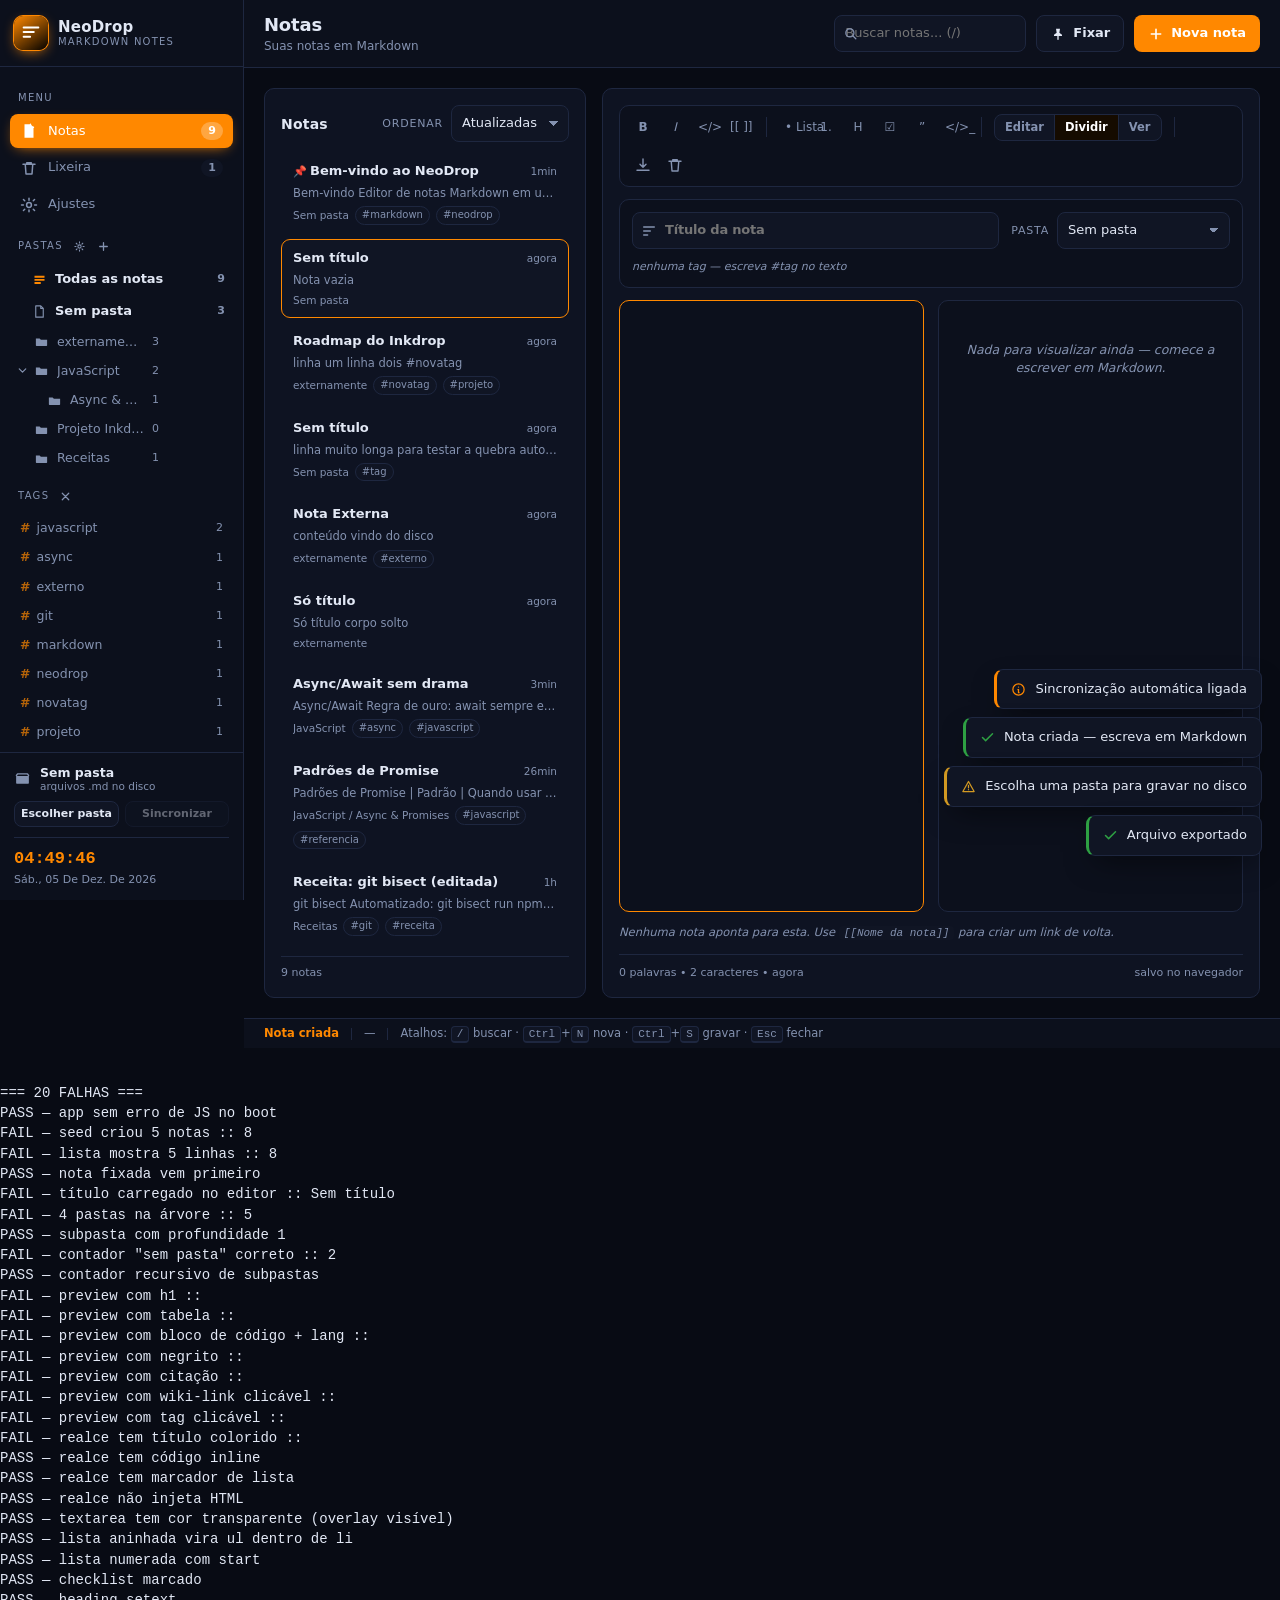
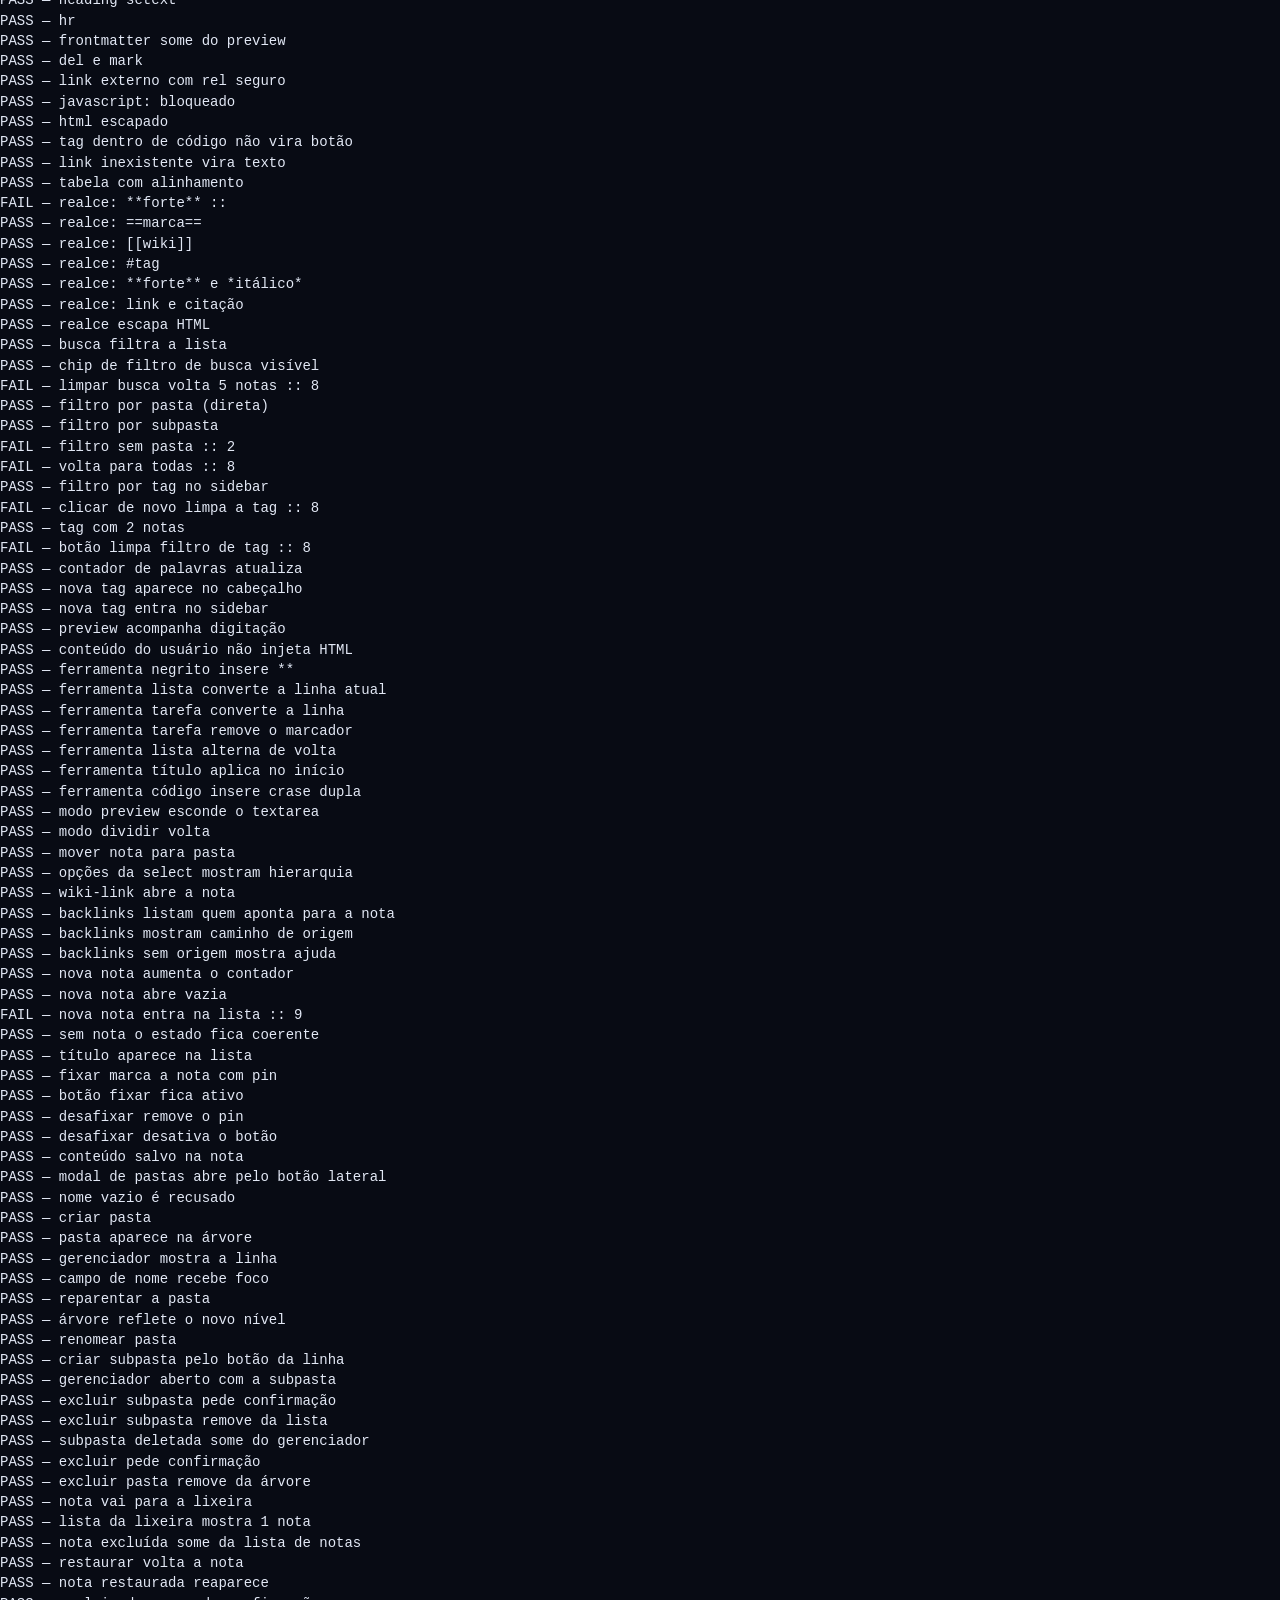
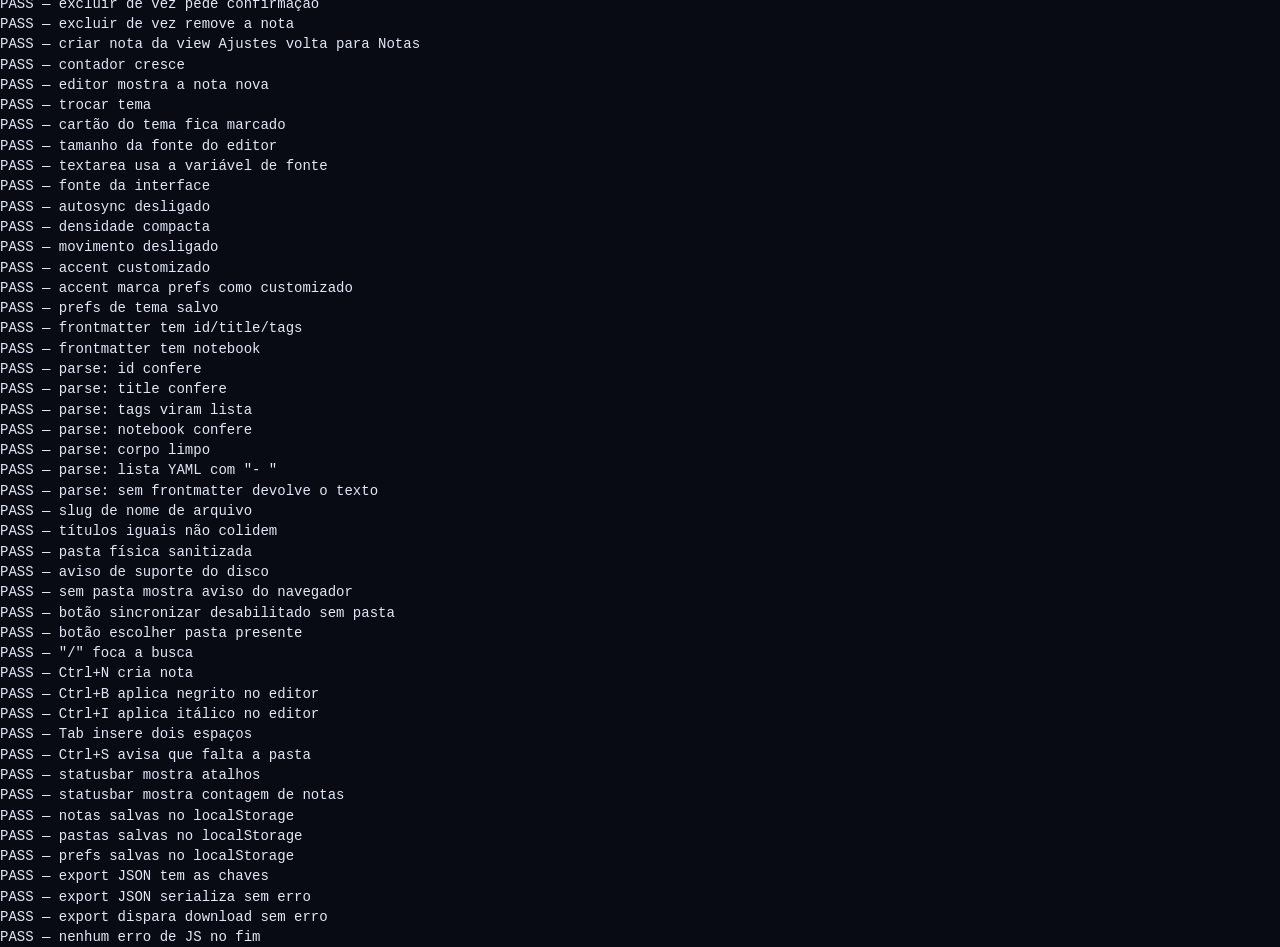
<file: .smoke.html>
<!DOCTYPE html>
<html lang="pt-BR" data-theme="midnight">
<head>
<meta charset="UTF-8">
<meta name="viewport" content="width=device-width, initial-scale=1.0">
<meta name="description" content="NeoDrop é um editor de notas Markdown offline-first, com pastas hierárquicas, tags, backlinks e sincronização com arquivos .md de verdade no disco. Zero dependências, zero build.">
<meta name="author" content="NeoDrop">
<meta name="theme-color" content="#080b14">
<meta property="og:type" content="website">
<meta property="og:title" content="NeoDrop">
<meta property="og:description" content="Editor de notas Markdown com pastas, tags, backlinks e arquivos .md no disco.">
<link rel="icon" href="data:image/svg+xml,%3Csvg xmlns='http://www.w3.org/2000/svg' viewBox='0 0 128 128'%3E%3Crect width='128' height='128' rx='28' fill='%23080b14'/%3E%3Cpath d='M34 38h48M34 58h60M34 78h40' stroke='%233b82f6' stroke-width='9' stroke-linecap='round'/%3E%3Ccircle cx='96' cy='86' r='14' fill='%233b82f6'/%3E%3C/svg%3E">
<title>NeoDrop — editor de notas Markdown</title>
<link rel="stylesheet" href="css/style.css">
</head>
<body>

<div class="app">

  <aside class="sidebar" id="sidebar">
    <div class="brand">
      <div class="brand-mark">
        <svg viewBox="0 0 24 24" aria-hidden="true"><path d="M4 6h16M4 11h11M4 16h7" fill="none" stroke="currentColor" stroke-width="2.2" stroke-linecap="round"/></svg>
      </div>
      <div class="brand-text">
        <strong>NeoDrop</strong>
        <span>markdown notes</span>
      </div>
    </div>

    <nav class="nav" id="nav">
      <span class="nav-label">Menu</span>
      <button class="nav-item is-active" data-view="notes">
        <svg viewBox="0 0 24 24"><path d="M6 3h8l4 4v14H6z"/><path d="M14 3v4h4M9 12h6M9 16h4" fill="none" stroke="currentColor" stroke-width="1.8" stroke-linecap="round" stroke-linejoin="round"/></svg>
        <span>Notas</span>
        <em class="nav-badge" id="nav-count-notes">0</em>
      </button>
      <button class="nav-item" data-view="trash">
        <svg viewBox="0 0 24 24"><path d="M4 7h16M9 7V5h6v2M7 7l1 13h8l1-13" fill="none" stroke="currentColor" stroke-width="2" stroke-linecap="round" stroke-linejoin="round"/></svg>
        <span>Lixeira</span>
        <em class="nav-badge" id="nav-count-trash">0</em>
      </button>
      <button class="nav-item" data-view="settings">
        <svg viewBox="0 0 24 24"><circle cx="12" cy="12" r="3.2" fill="none" stroke="currentColor" stroke-width="2"/><path d="M12 3v2.5M12 18.5V21M4.5 12H2M22 12h-2.5M6.3 6.3 4.6 4.6M19.4 19.4l-1.7-1.7M17.7 6.3l1.7-1.7M4.6 19.4l1.7-1.7" fill="none" stroke="currentColor" stroke-width="2" stroke-linecap="round"/></svg>
        <span>Ajustes</span>
      </button>

      <span class="nav-label nav-label-row">
        Pastas
        <button class="nav-label-btn" data-action="open-notebooks" title="Gerenciar pastas">
          <svg viewBox="0 0 24 24"><circle cx="12" cy="12" r="3" fill="none" stroke="currentColor" stroke-width="2"/><path d="M12 3.5v2M12 18.5v2M3.5 12h2M18.5 12h2M6 6l1.5 1.5M16.5 16.5 18 18M18 6l-1.5 1.5M7.5 16.5 6 18" fill="none" stroke="currentColor" stroke-width="2" stroke-linecap="round"/></svg>
        </button>
        <button class="nav-label-btn" data-action="new-notebook" title="Nova pasta na raiz">
          <svg viewBox="0 0 24 24"><path d="M12 5v14M5 12h14" fill="none" stroke="currentColor" stroke-width="2.4" stroke-linecap="round"/></svg>
        </button>
      </span>
      <div class="tree" id="notebook-tree"></div>

      <span class="nav-label nav-label-row">
        Tags
        <button class="nav-label-btn" data-action="clear-tag-filter" title="Limpar filtro de tags">
          <svg viewBox="0 0 24 24"><path d="M6 6l12 12M18 6L6 18" fill="none" stroke="currentColor" stroke-width="2.2" stroke-linecap="round"/></svg>
        </button>
      </span>
      <div class="tag-filter" id="tag-list"></div>
    </nav>

    <div class="sidebar-foot">
      <div class="disk" id="disk-box">
        <div class="disk-head">
          <svg viewBox="0 0 24 24"><path d="M3 7h18v10a1 1 0 0 1-1 1H4a1 1 0 0 1-1-1z"/><path d="M3 7l2-3h14l2 3" fill="none" stroke="currentColor" stroke-width="2" stroke-linejoin="round"/></svg>
          <div class="disk-info">
            <strong id="disk-name">Sem pasta</strong>
            <small id="disk-sub">arquivos .md no disco</small>
          </div>
        </div>
        <div class="disk-actions">
          <button class="btn btn-ghost btn-sm" data-action="pick-folder">Escolher pasta</button>
          <button class="btn btn-ghost btn-sm" data-action="sync-disk" id="disk-sync" disabled>Sincronizar</button>
        </div>
      </div>
      <div class="clock"><span id="clock-time">--:--:--</span><small id="clock-date">—</small></div>
    </div>
  </aside>

  <div class="main">
    <header class="topbar">
      <button class="icon-btn only-mobile" id="btn-menu" aria-label="Menu">
        <svg viewBox="0 0 24 24"><path d="M4 7h16M4 12h16M4 17h16" fill="none" stroke="currentColor" stroke-width="2" stroke-linecap="round"/></svg>
      </button>
      <div class="topbar-title">
        <h1 id="view-title">Notas</h1>
        <p id="view-sub">Suas notas em Markdown</p>
      </div>
      <div class="topbar-actions">
        <label class="search">
          <svg viewBox="0 0 24 24"><circle cx="11" cy="11" r="6.5" fill="none" stroke="currentColor" stroke-width="2"/><path d="M16 16l4.5 4.5" fill="none" stroke="currentColor" stroke-width="2" stroke-linecap="round"/></svg>
          <input type="search" id="global-search" placeholder="Buscar notas... (/)" autocomplete="off">
        </label>
        <button class="btn btn-ghost" data-action="toggle-pin" id="btn-pin" title="Fixar nota">
          <svg viewBox="0 0 24 24"><path d="M9 4h6l-1 6 4 3v2H6v-2l4-3-1-6z"/><path d="M12 15v5" fill="none" stroke="currentColor" stroke-width="2" stroke-linecap="round"/></svg>
          <span>Fixar</span>
        </button>
        <button class="btn btn-primary" data-action="new-note">
          <svg viewBox="0 0 24 24"><path d="M12 5v14M5 12h14" fill="none" stroke="currentColor" stroke-width="2.4" stroke-linecap="round"/></svg>
          <span>Nova nota</span>
        </button>
      </div>
    </header>

    <main class="content" id="content">

      <section class="view" id="view-notes">
        <div class="notes-layout">

          <section class="panel notes-side">
            <header class="panel-head">
              <h2 id="list-title">Notas</h2>
              <div class="head-actions">
                <label class="field inline">
                  <span>Ordenar</span>
                  <select id="note-sort" class="select">
                    <option value="updated">Atualizadas</option>
                    <option value="created">Criadas</option>
                    <option value="title">Título</option>
                  </select>
                </label>
              </div>
            </header>
            <div class="filter-note" id="filter-note"></div>
            <ul class="note-list" id="note-list"></ul>
            <footer class="side-foot muted" id="list-count">0 notas</footer>
          </section>

          <section class="panel notes-editor" id="note-editor">
            <div class="editor-toolbar" id="editor-toolbar">
              <div class="toolbar-group">
                <button class="tool" data-wrap="**" title="Negrito (Ctrl+B)"><b>B</b></button>
                <button class="tool" data-wrap="*" title="Itálico (Ctrl+I)"><i>I</i></button>
                <button class="tool" data-wrap="`" title="Código inline (Ctrl+K)">&lt;/&gt;</button>
                <button class="tool" data-wrap="[[" data-wrap2="]]" title="Link interno [[Nota]]">[[ ]]</button>
              </div>
              <span class="sep"></span>
              <div class="toolbar-group">
                <button class="tool" data-prefix="- " title="Lista">&bull; Lista</button>
                <button class="tool" data-prefix="1. " title="Numerada">1.</button>
                <button class="tool" data-prefix="# " title="Título">H</button>
                <button class="tool" data-prefix="- [ ] " title="Checklist">☑</button>
                <button class="tool" data-prefix="&gt; " title="Citação">&rdquo;</button>
                <button class="tool" data-prefix="```" title="Bloco de código">&lt;/&gt;_</button>
              </div>
              <span class="sep"></span>
              <div class="mode-switch" role="group" aria-label="Modo de visualização">
                <button class="mode-btn" data-mode="edit">Editar</button>
                <button class="mode-btn" data-mode="split">Dividir</button>
                <button class="mode-btn" data-mode="preview">Ver</button>
              </div>
              <span class="sep"></span>
              <div class="toolbar-group">
                <button class="tool" data-action="note-download" title="Baixar como .md">
                  <svg viewBox="0 0 24 24"><path d="M12 4v11m0 0l4-4m-4 4l-4-4M4 19h16" fill="none" stroke="currentColor" stroke-width="1.9" stroke-linecap="round" stroke-linejoin="round"/></svg>
                </button>
                <button class="tool" data-action="note-trash" title="Mover para a lixeira">
                  <svg viewBox="0 0 24 24"><path d="M4 7h16M9 7V5h6v2M7 7l1 13h8l1-13" fill="none" stroke="currentColor" stroke-width="1.9" stroke-linecap="round" stroke-linejoin="round"/></svg>
                </button>
              </div>
            </div>

            <div class="note-fields">
              <div class="field-row">
                <div class="input-wrap with-icon flex-1">
                  <svg viewBox="0 0 24 24" class="input-icon"><path d="M4 6h16M4 12h10M4 18h6" fill="none" stroke="currentColor" stroke-width="2" stroke-linecap="round"/></svg>
                  <input type="text" id="note-title" class="note-title-input" placeholder="Título da nota" autocomplete="off">
                </div>
                <label class="field inline">
                  <span>Pasta</span>
                  <select id="note-notebook" class="select"></select>
                </label>
              </div>
              <div class="note-tags-row" id="note-tags-row"></div>
            </div>

            <div class="editor-body" id="editor-body" data-mode="split">
              <div class="editor-input" id="editor-input">
                <pre class="editor-hl" id="editor-hl" aria-hidden="true"><code></code></pre>
                <textarea id="note-content" spellcheck="false" placeholder="# Título&#10;&#10;Escreva em Markdown. Use #tag para marcar e [[Nome da nota]] para linkar."></textarea>
              </div>
              <div class="editor-preview" id="note-preview" aria-live="polite"></div>
            </div>

            <section class="backlinks" id="backlinks"></section>

            <div class="editor-foot">
              <span class="muted" id="note-meta">0 palavras • 0 caracteres</span>
              <span class="muted" id="note-saved">salvo automaticamente no navegador</span>
            </div>
          </section>
        </div>
      </section>

      <section class="view is-hidden" id="view-trash">
        <section class="panel">
          <header class="panel-head">
            <h2>Lixeira</h2>
            <span class="muted">notas excluídas ficam aqui até você apagar de vez</span>
            <div class="head-actions">
              <button class="btn btn-ghost btn-sm" data-action="empty-trash">Esvaziar lixeira</button>
            </div>
          </header>
          <ul class="note-list wide" id="trash-list"></ul>
        </section>
      </section>

      <section class="view is-hidden" id="view-settings">
        <section class="panel">
          <header class="panel-head"><h2>Temas</h2><span class="muted">clique para aplicar</span></header>
          <div class="theme-grid" id="theme-grid"></div>
        </section>

        <div class="grid-2">
          <section class="panel">
            <header class="panel-head"><h2>Aparência</h2></header>
            <div class="settings-list">
              <div class="setting">
                <div><strong>Densidade da interface</strong><p class="muted">Espaçamento dos elementos</p></div>
                <label class="switch"><input type="checkbox" id="opt-compact"><span>Compacto</span></label>
              </div>
              <div class="setting">
                <div><strong>Animações</strong><p class="muted">Transições da interface</p></div>
                <label class="switch"><input type="checkbox" id="opt-motion" checked><span>Ativar</span></label>
              </div>
              <div class="setting">
                <div><strong>Cor de destaque</strong><p class="muted">Usada em botões, realce e gráficos</p></div>
                <label class="accent-pick big"><input type="color" id="accent-picker-2" value="#3b82f6"></label>
                <button class="link" data-action="reset-accent">cor do tema</button>
              </div>
              <div class="setting">
                <div><strong>Fonte</strong><p class="muted">Tipografia da interface</p></div>
                <select id="opt-font" class="select">
                  <option value="system">Sistema</option>
                  <option value="mono">Monoespaçada</option>
                  <option value="serif">Serifada</option>
                </select>
              </div>
              <div class="setting">
                <div><strong>Tamanho da fonte do editor</strong><p class="muted">Aplicado no Markdown e no preview</p></div>
                <input type="range" id="opt-editor-size" min="12" max="22" step="1" value="14">
                <span class="muted range-val" id="opt-editor-size-val">14px</span>
              </div>
            </div>
          </section>

          <section class="panel">
            <header class="panel-head"><h2>Pasta no disco</h2></header>
            <div class="settings-list">
              <div class="setting">
                <div><strong>Pasta de notas</strong><p class="muted">Cada nota vira um arquivo <code>.md</code> dentro dela</p></div>
                <button class="btn btn-ghost btn-sm" data-action="pick-folder">Escolher pasta</button>
              </div>
              <div class="setting">
                <div><strong>Importar .md da pasta</strong><p class="muted">Lê os arquivos existentes e cria notas (frontmatter preserva tags e ids)</p></div>
                <button class="btn btn-ghost btn-sm" data-action="import-disk">Importar da pasta</button>
              </div>
              <div class="setting">
                <div><strong>Sincronização automática</strong><p class="muted">Grava no disco 1,5s depois da última tecla</p></div>
                <label class="switch"><input type="checkbox" id="opt-autosync" checked><span>Ativar</span></label>
              </div>
              <div class="setting">
                <div><strong>Desconectar</strong><p class="muted">As notas continuam só no navegador</p></div>
                <button class="btn btn-ghost btn-sm" data-action="forget-folder">Desconectar</button>
              </div>
            </div>
            <p class="panel-hint muted" id="fs-support"></p>
          </section>
        </div>

        <section class="panel">
          <header class="panel-head"><h2>Dados</h2></header>
          <div class="settings-list">
            <div class="setting">
              <div><strong>Exportar</strong><p class="muted">Baixe pastas, notas e preferências em JSON</p></div>
              <button class="btn btn-ghost btn-sm" data-action="export">Exportar</button>
            </div>
            <div class="setting">
              <div><strong>Importar</strong><p class="muted">Substitui os dados atuais</p></div>
              <button class="btn btn-ghost btn-sm" data-action="import">Importar</button>
            </div>
            <div class="setting">
              <div><strong>Restaurar exemplo</strong><p class="muted">Notas de demonstração com pastas, tags e backlinks</p></div>
              <button class="btn btn-ghost btn-sm" data-action="seed">Carregar exemplo</button>
            </div>
            <div class="setting">
              <div><strong>Limpar tudo</strong><p class="muted">Apaga pastas, notas e preferências</p></div>
              <button class="btn btn-danger btn-sm" data-action="reset">Apagar tudo</button>
            </div>
          </div>
          <input type="file" id="import-file" accept="application/json" hidden>
        </section>
      </section>

    </main>

    <footer class="statusbar">
      <span id="status-left">Pronto</span>
      <span class="sep"></span>
      <span id="status-save">—</span>
      <span class="sep"></span>
      <span>Atalhos: <kbd>/</kbd> buscar · <kbd>Ctrl</kbd>+<kbd>N</kbd> nova · <kbd>Ctrl</kbd>+<kbd>S</kbd> gravar · <kbd>Esc</kbd> fechar</span>
    </footer>
  </div>
</div>

<div class="backdrop" id="backdrop"></div>

<div class="modal" id="notebook-modal" role="dialog" aria-modal="true" aria-labelledby="notebook-modal-title">
  <header class="modal-head">
    <h2 id="notebook-modal-title">Gerenciar pastas</h2>
    <button class="icon-btn" data-close aria-label="Fechar">
      <svg viewBox="0 0 24 24"><path d="M6 6l12 12M18 6L6 18" fill="none" stroke="currentColor" stroke-width="2.2" stroke-linecap="round"/></svg>
    </button>
  </header>
  <div class="modal-body">
    <p class="modal-hint muted">Cada pasta vira uma subpasta na pasta escolhida no disco. Excluir uma pasta não apaga as notas: elas sobem para a pasta acima.</p>

    <form class="sm-add" id="notebook-add-form">
      <input type="text" id="notebook-new" placeholder="Nova pasta (ex.: JavaScript)" maxlength="60" autocomplete="off">
      <button type="submit" class="btn btn-primary">Adicionar</button>
    </form>

    <ul class="nb-manager" id="notebook-manager"></ul>

    <footer class="modal-foot">
      <span class="muted sm-foot"><span id="notebook-count">0</span> pastas</span>
      <button class="btn btn-ghost" data-close>Fechar</button>
    </footer>
  </div>
</div>

<div class="modal" id="confirm-modal" role="dialog" aria-modal="true">
  <div class="modal-body">
    <h2 id="confirm-title">Confirmar</h2>
    <p id="confirm-text" class="muted"></p>
    <footer class="modal-foot">
      <button class="btn btn-ghost" data-close>Cancelar</button>
      <button class="btn btn-danger" id="confirm-ok">Confirmar</button>
    </footer>
  </div>
</div>

<div class="toasts" id="toasts"></div>

<script src="js/app.js"></script>
<script src=".probe.js"></script>
</body>
</html>
</file>
<file: css/style.css>
/* ---------- reset ---------- */
*,*::before,*::after{box-sizing:border-box}
html,body{height:100%}
body{margin:0;font-family:var(--font);background:var(--bg);color:var(--text);font-size:14px;line-height:1.45;-webkit-font-smoothing:antialiased}
button,input,select,textarea{font:inherit;color:inherit}
button{cursor:pointer;background:none;border:0}
h1,h2,h3,p,ul,ol{margin:0}
ul,ol{list-style:none;padding:0}
svg{width:18px;height:18px;fill:currentColor;flex:none;display:block}
kbd{font-family:var(--mono);font-size:11px;background:var(--bg-3);border:1px solid var(--border);border-bottom-width:2px;border-radius:4px;padding:1px 5px}
code{font-family:var(--mono)}

/* ---------- temas ---------- */
:root{
  --font:system-ui,-apple-system,"Segoe UI",Roboto,sans-serif;
  --mono:"JetBrains Mono","Fira Code",Consolas,monospace;
  --accent:#3b82f6;
  --accent-fill:#2563eb;
  --accent-2:#93c5fd;
  --ok:#2ea043;
  --warn:#d29922;
  --danger:var(--accent);
  --radius:10px;
  --gap:16px;
  --side:244px;
  --editor-size:14px;
}
html[data-theme="midnight"]{
  --bg:#080b14;--bg-2:#0c101c;--bg-3:#101524;--panel:#0e1322;
  --border:#1e2740;--text:#e2e8f5;--muted:#8492b0;--accent:#3b82f6;
}
html[data-theme="zabbix"]{
  --bg:#0c0c0e;--bg-2:#111114;--bg-3:#16161a;--panel:#151519;
  --border:#26262c;--text:#e9e9ee;--muted:#8b8b98;--accent:#e02b2b;
}
html[data-theme="matrix"]{
  --bg:#04070a;--bg-2:#070d0b;--bg-3:#0b1310;--panel:#08110d;
  --border:#12301f;--text:#d3ffe4;--muted:#5f8f74;--accent:#22c55e;
}
html[data-theme="amber"]{
  --bg:#12100b;--bg-2:#18150e;--bg-3:#1e1a11;--panel:#191510;
  --border:#332b1c;--text:#f5ead6;--muted:#9c8f75;--accent:#f59e0b;
}
html[data-theme="violet"]{
  --bg:#0d0a14;--bg-2:#120e1c;--bg-3:#171225;--panel:#110d1a;
  --border:#2a2140;--text:#ece7f8;--muted:#9b90b8;--accent:#8b5cf6;
}
html[data-theme="paper"]{
  --bg:#f2f3f6;--bg-2:#e9eaef;--bg-3:#e2e4ea;--panel:#ffffff;
  --border:#d3d6de;--text:#1a1c21;--muted:#666c7a;--accent:#d40d0d;
}
html[data-density="compact"]{--gap:10px}
html[data-font="mono"]{--font:var(--mono)}
html[data-font="serif"]{--font:"Georgia","Times New Roman",serif}
html[data-motion="off"] *{animation:none!important;transition:none!important}

.muted{color:var(--muted)}
.is-hidden{display:none}
.link{color:var(--accent);font-size:12px;font-weight:600}
.link:hover{text-decoration:underline}
.chip{font-size:10.5px;font-weight:700;padding:1px 7px;border-radius:20px;background:var(--bg-3);border:1px solid var(--border);color:var(--muted)}

/* ---------- layout ---------- */
.app{display:flex;min-height:100vh}
.main{flex:1;display:flex;flex-direction:column;min-width:0}

/* ---------- sidebar ---------- */
.sidebar{
  width:var(--side);flex:none;background:var(--bg-2);border-right:1px solid var(--border);
  display:flex;flex-direction:column;position:sticky;top:0;height:100vh;z-index:30;
}
.brand{display:flex;align-items:center;gap:10px;padding:16px 14px;border-bottom:1px solid var(--border)}
.brand-mark{
  width:34px;height:34px;flex:none;border-radius:9px;display:grid;place-items:center;
  background:linear-gradient(145deg,var(--accent),#000);color:#fff;
  box-shadow:0 0 0 1px var(--accent),0 4px 14px -4px var(--accent);
}
.brand-mark svg{width:22px;height:22px}
.brand-text{display:flex;flex-direction:column;line-height:1.15;min-width:0}
.brand-text strong{font-size:15px;letter-spacing:.2px}
.brand-text span{font-size:10px;color:var(--muted);text-transform:uppercase;letter-spacing:1.2px}

.nav{flex:1;overflow-y:auto;padding:12px 10px;display:flex;flex-direction:column;gap:2px}
.nav-label{font-size:10px;text-transform:uppercase;letter-spacing:1.3px;color:var(--muted);padding:12px 8px 6px}
.nav-item{
  display:flex;align-items:center;gap:10px;width:100%;padding:8px 10px;border-radius:8px;
  color:var(--muted);font-size:13px;font-weight:500;text-align:left;transition:background .15s,color .15s;
}
.nav-item:hover{background:var(--bg-3);color:var(--text)}
.nav-item.is-active{background:var(--accent);color:#fff;box-shadow:0 4px 14px -6px var(--accent)}
.nav-item.is-active .nav-badge{background:rgba(255,255,255,.25);color:#fff}
.nav-badge{margin-left:auto;font-style:normal;font-size:11px;font-weight:700;background:var(--bg-3);padding:1px 7px;border-radius:20px;color:var(--muted)}
.nav-label-row{display:flex;align-items:center;gap:4px}
.nav-label-btn{width:20px;height:20px;border-radius:5px;display:grid;place-items:center;color:var(--muted);flex:none}
.nav-label-btn:hover{color:var(--accent);background:var(--bg-3)}
.nav-label-btn svg{width:13px;height:13px}

/* ---------- árvore de pastas ---------- */
.tree{display:flex;flex-direction:column;gap:1px}
.tree-row{
  display:flex;align-items:center;gap:2px;border-radius:7px;padding-left:calc(var(--depth) * 13px);
  color:var(--muted);font-size:12.5px;transition:background .15s,color .15s;
}
.tree-row:hover{background:var(--bg-3);color:var(--text)}
.tree-row.is-active{background:var(--bg-3);color:var(--text);box-shadow:inset 2px 0 0 var(--accent)}
.tree-toggle{width:18px;height:26px;flex:none;display:grid;place-items:center;color:var(--muted)}
.tree-toggle .chev{width:13px;height:13px;transition:transform .15s}
.tree-toggle .chev.is-open{transform:rotate(90deg)}
.tree-label{
  display:flex;align-items:center;gap:8px;flex:1;min-width:0;padding:5px 4px;border-radius:7px;
  font-size:12.5px;text-align:left;color:inherit;
}
.tree-label.is-root{padding:6px 8px 6px 22px;font-weight:600;font-size:13px}
.tree-label span{overflow:hidden;text-overflow:ellipsis;white-space:nowrap}
.tree-label svg{width:15px;height:15px;color:var(--muted)}
.tree-row.is-active .tree-label svg,.tree-label.is-root.is-active svg{color:var(--accent)}
.tree-label .n{margin-left:auto;font-size:11px;color:var(--muted);font-style:normal;font-variant-numeric:tabular-nums}
.tree-actions{display:flex;gap:1px;flex:none;opacity:0;transition:opacity .15s}
.tree-row:hover .tree-actions,.tree-row:focus-within .tree-actions{opacity:1}
.tree-actions button{width:22px;height:22px;border-radius:6px;display:grid;place-items:center;color:var(--muted)}
.tree-actions button:hover{background:var(--bg-2);color:var(--accent)}
.tree-actions button:last-child:hover{background:var(--accent);color:#fff}
.tree-actions svg{width:12px;height:12px}
.tree-empty{font-size:11.5px;color:var(--muted);padding:6px 10px;line-height:1.5}

/* ---------- tags ---------- */
.tag-filter{display:flex;flex-direction:column;gap:1px}
.tag-row{
  display:flex;align-items:center;gap:6px;width:100%;padding:5px 10px;border-radius:7px;
  font-size:12.5px;color:var(--muted);text-align:left;
}
.tag-row:hover{background:var(--bg-3);color:var(--text)}
.tag-row.is-active{background:var(--bg-3);color:var(--accent);box-shadow:inset 2px 0 0 var(--accent)}
.tag-row .hash{color:var(--accent);font-weight:700;opacity:.7}
.tag-row .n{margin-left:auto;font-size:11px;font-style:normal;color:var(--muted);font-variant-numeric:tabular-nums}

/* ---------- rodapé do sidebar ---------- */
.sidebar-foot{border-top:1px solid var(--border);padding:12px 14px;display:flex;flex-direction:column;gap:10px}
.disk{display:flex;flex-direction:column;gap:8px}
.disk-head{display:flex;align-items:center;gap:9px}
.disk-head svg{width:17px;height:17px;color:var(--muted)}
.disk-info{display:flex;flex-direction:column;min-width:0;line-height:1.25}
.disk-info strong{font-size:12.5px;overflow:hidden;text-overflow:ellipsis;white-space:nowrap}
.disk-info small{font-size:10.5px;color:var(--muted);overflow:hidden;text-overflow:ellipsis;white-space:nowrap}
.disk-actions{display:flex;gap:6px}
.disk-actions .btn{flex:1;justify-content:center;padding:4px 6px;font-size:11px}
.disk-actions .btn:disabled{opacity:.4;cursor:not-allowed}
.clock{display:flex;flex-direction:column;border-top:1px solid var(--border);padding-top:9px}
.clock span{font-family:var(--mono);font-size:17px;font-weight:600;color:var(--accent);font-variant-numeric:tabular-nums}
.clock small{font-size:11px;color:var(--muted);text-transform:capitalize}

/* ---------- topbar ---------- */
.topbar{
  display:flex;align-items:center;gap:14px;padding:12px 20px;background:var(--bg-2);
  border-bottom:1px solid var(--border);position:sticky;top:0;z-index:20;
}
.topbar-title h1{font-size:18px;font-weight:650;letter-spacing:-.2px}
.topbar-title p{font-size:12px;color:var(--muted)}
.topbar-actions{margin-left:auto;display:flex;align-items:center;gap:10px}

.search{position:relative;display:flex;align-items:center}
.search svg{position:absolute;left:9px;width:15px;height:15px;color:var(--muted)}
.search input{
  width:230px;padding:8px 10px 8px 30px;border-radius:8px;border:1px solid var(--border);
  background:var(--bg-3);font-size:13px;transition:border-color .15s,width .2s;
}
.search input:focus{outline:none;border-color:var(--accent);width:280px}
.search input::-webkit-search-cancel-button{filter:invert(.5)}

.btn{
  display:inline-flex;align-items:center;gap:7px;padding:8px 13px;border-radius:8px;
  font-size:13px;font-weight:600;border:1px solid transparent;transition:filter .15s,background .15s,border-color .15s,color .15s;
  white-space:nowrap;
}
.btn svg{width:16px;height:16px}
.btn-primary{background:var(--accent);color:#fff}
.btn-primary:hover{filter:brightness(1.12)}
.btn-ghost{background:var(--bg-3);border-color:var(--border);color:var(--text)}
.btn-ghost:hover{border-color:var(--accent);color:var(--accent)}
.btn-ghost.is-active{background:var(--accent);border-color:var(--accent);color:#fff}
.btn-danger{background:var(--accent);color:#fff}
.btn-danger:hover{filter:brightness(1.15)}
.btn-sm{padding:5px 10px;font-size:12px}
.icon-btn{display:grid;place-items:center;width:34px;height:34px;border-radius:8px;border:1px solid var(--border);background:var(--bg-3);color:var(--muted)}
.icon-btn:hover{color:var(--accent);border-color:var(--accent)}
.accent-pick{display:grid;place-items:center;width:34px;height:34px;border-radius:8px;border:1px solid var(--border);background:var(--bg-3);cursor:pointer}
.accent-pick input{width:22px;height:22px;border:0;padding:0;background:none;cursor:pointer}
.accent-pick input::-webkit-color-swatch-wrapper{padding:0}
.accent-pick input::-webkit-color-swatch{border:0;border-radius:5px}
.accent-pick.big{width:44px;height:34px}

/* ---------- conteúdo ---------- */
.content{flex:1;padding:20px;display:flex;flex-direction:column;gap:var(--gap);min-width:0}
.view{display:flex;flex-direction:column;gap:var(--gap);animation:fade .22s ease}
.view.is-hidden{display:none}
@keyframes fade{from{opacity:0;transform:translateY(6px)}to{opacity:1;transform:none}}

.grid-2{display:grid;grid-template-columns:1fr 1fr;gap:var(--gap)}
@media(max-width:1100px){.grid-2{grid-template-columns:1fr}}

.panel{background:var(--panel);border:1px solid var(--border);border-radius:var(--radius);padding:16px;min-width:0}
.panel-head{display:flex;align-items:center;gap:10px;margin-bottom:14px;flex-wrap:wrap}
.panel-head h2{font-size:14px;font-weight:650;letter-spacing:.2px}
.panel-head .muted{margin-left:auto;font-size:12px}
.panel-hint{font-size:11.5px;line-height:1.6;margin-top:12px}
.head-actions{margin-left:auto;display:flex;gap:8px}
.empty{padding:26px 10px;text-align:center;color:var(--muted);font-size:13px;border:1px dashed var(--border);border-radius:8px;list-style:none}

/* ---------- formulários ---------- */
.field{display:flex;flex-direction:column;gap:5px;min-width:0}
.field>span{font-size:11px;text-transform:uppercase;letter-spacing:.8px;color:var(--muted)}
input[type=text],input[type=search],input[type=date],select,textarea{
  background:var(--bg-3);border:1px solid var(--border);border-radius:8px;padding:8px 10px;
  font-size:13px;width:100%;transition:border-color .15s;
}
input:focus,select:focus,textarea:focus{outline:none;border-color:var(--accent)}
input:disabled,select:disabled,textarea:disabled{cursor:not-allowed}
select{
  appearance:none;background-image:linear-gradient(45deg,transparent 50%,var(--muted) 50%),linear-gradient(135deg,var(--muted) 50%,transparent 50%);
  background-position:calc(100% - 15px) 50%,calc(100% - 10px) 50%;background-size:5px 5px;
  background-repeat:no-repeat;padding-right:28px;cursor:pointer;
}
.field.inline{flex-direction:row;align-items:center;gap:8px}
.field.inline>span{white-space:nowrap}
.field.inline select{width:auto;min-width:118px}
.field-row{display:flex;align-items:center;gap:12px;flex-wrap:wrap}
.flex-1{flex:1;min-width:0}

.input-wrap{position:relative;display:flex;align-items:center}
.input-wrap.with-icon input{padding-left:32px}
.input-icon{position:absolute;left:9px;width:16px;height:16px;color:var(--muted);pointer-events:none}

.switch{display:inline-flex;align-items:center;gap:8px;font-size:12.5px;color:var(--muted);cursor:pointer;white-space:nowrap}
.switch input{appearance:none;width:36px;height:20px;border-radius:20px;background:var(--bg-3);border:1px solid var(--border);position:relative;cursor:pointer;transition:background .18s}
.switch input::after{content:"";position:absolute;top:2px;left:2px;width:14px;height:14px;border-radius:50%;background:var(--muted);transition:transform .18s,background .18s}
.switch input:checked{background:var(--accent);border-color:var(--accent)}
.switch input:checked::after{transform:translateX(16px);background:#fff}

input[type=range]{appearance:none;height:5px;border-radius:20px;background:var(--bg-3);border:1px solid var(--border);cursor:pointer}
input[type=range]::-webkit-slider-thumb{appearance:none;width:14px;height:14px;border-radius:50%;background:var(--accent);border:0;cursor:pointer}
input[type=range]::-moz-range-thumb{width:14px;height:14px;border-radius:50%;background:var(--accent);border:0;cursor:pointer}
input[type=range]:focus{outline:none;border-color:var(--accent)}
.range-val{font-size:11.5px;min-width:38px;text-align:right;color:var(--muted);font-variant-numeric:tabular-nums}

/* ---------- notas: layout ---------- */
.notes-layout{display:grid;grid-template-columns:322px 1fr;gap:var(--gap);min-height:calc(100vh - 190px)}
@media(max-width:1180px){.notes-layout{grid-template-columns:262px 1fr}}
@media(max-width:860px){.notes-layout{grid-template-columns:1fr;height:auto}}
.notes-side{display:flex;flex-direction:column;gap:10px;min-height:0}
.notes-side .panel-head{margin-bottom:0}
.notes-editor{display:flex;flex-direction:column;gap:0;min-height:0}
.side-foot{font-size:11px;padding-top:8px;border-top:1px solid var(--border);font-variant-numeric:tabular-nums}

/* ---------- lista de notas ---------- */
.filter-note{display:flex;flex-wrap:wrap;gap:6px}
.filter-note:empty{display:none}
.fchip{
  display:inline-flex;align-items:center;gap:6px;font-size:11px;padding:2px 4px 2px 8px;border-radius:20px;
  background:color-mix(in srgb,var(--accent) 16%,transparent);border:1px solid var(--accent);color:var(--text);
}
.fchip button{width:16px;height:16px;border-radius:50%;display:grid;place-items:center;color:var(--text);font-size:12px;line-height:1}
.fchip button:hover{background:var(--accent);color:#fff}

.note-list{display:flex;flex-direction:column;gap:4px;overflow-y:auto;flex:1;min-height:120px;list-style:none}
.note-list.wide{max-height:none}
.note-row{
  display:flex;flex-direction:column;gap:4px;padding:9px 11px;border-radius:9px;
  border:1px solid transparent;text-align:left;width:100%;transition:background .15s,border-color .15s;
}
.note-row:hover{background:var(--bg-2)}
.note-row.is-active{background:var(--bg-3);border-color:var(--accent)}
.note-row.wide{border:1px solid var(--border);background:var(--bg-2)}
.note-row-top{display:flex;align-items:baseline;gap:8px}
.note-row-top strong{font-size:13px;font-weight:600;overflow:hidden;text-overflow:ellipsis;white-space:nowrap}
.note-row-top .pin{font-size:11px;margin-right:3px}
.note-row-top time{margin-left:auto;font-size:10.5px;color:var(--muted);flex:none;font-variant-numeric:tabular-nums}
.note-snip{font-size:11.5px;color:var(--muted);overflow:hidden;text-overflow:ellipsis;white-space:nowrap;line-height:1.5}
.note-row-foot{display:flex;align-items:center;gap:6px;flex-wrap:wrap}
.nb-path{font-size:10.5px;color:var(--muted);overflow:hidden;text-overflow:ellipsis;white-space:nowrap;max-width:60%}
.tag-chip{
  font-style:normal;font-size:10px;padding:1px 6px;border-radius:20px;
  background:var(--bg-3);border:1px solid var(--border);color:var(--muted);white-space:nowrap;
}
button.tag-chip.is-live{cursor:pointer;transition:color .15s,border-color .15s}
button.tag-chip.is-live:hover{color:var(--accent);border-color:var(--accent)}
.trash-actions{display:flex;gap:6px;margin-left:auto}

/* ---------- editor ---------- */
.editor-toolbar{
  display:flex;align-items:center;gap:8px;flex-wrap:wrap;padding:6px 8px;margin-bottom:12px;
  border:1px solid var(--border);border-radius:10px;background:var(--bg-2);
}
.editor-toolbar .sep{width:1px;height:20px;background:var(--border);margin:0 4px}
.toolbar-group{display:flex;align-items:center;gap:2px;flex-wrap:wrap}
.tool{width:30px;height:30px;border-radius:7px;display:grid;place-items:center;font-size:12px;color:var(--muted);transition:background .15s,color .15s;white-space:nowrap}
.tool:hover{background:var(--bg-3);color:var(--accent)}
.tool:active{transform:scale(.985)}
.mode-switch{display:flex;background:var(--bg-3);border:1px solid var(--border);border-radius:8px;overflow:hidden;flex:none}
.mode-btn{padding:4px 10px;font-size:11.5px;font-weight:600;color:var(--muted);transition:background .15s,color .15s;white-space:nowrap}
.mode-btn+.mode-btn{border-left:1px solid var(--border)}
.mode-btn:hover{color:var(--text)}
.mode-btn.is-active{background:var(--accent-fill);color:#fff}

.note-fields{display:flex;flex-direction:column;gap:10px;padding:12px;border:1px solid var(--border);border-radius:10px;background:var(--bg-2);margin-bottom:12px}
.note-title-input{border:0;background:none;padding:0;font-size:19px;font-weight:650;letter-spacing:-.2px}
.note-title-input:focus{border-color:transparent;outline:none}
.note-tags-row{display:flex;align-items:center;gap:6px;flex-wrap:wrap}
.tags-hint{font-size:11px;color:var(--muted);font-style:italic}

.editor-body{flex:1;min-height:300px;display:grid;gap:14px;grid-template-columns:1fr 1fr}
.editor-body[data-mode="edit"]{grid-template-columns:1fr}
.editor-body[data-mode="edit"] .editor-preview{display:none}
.editor-body[data-mode="preview"]{grid-template-columns:1fr}
.editor-body[data-mode="preview"] .editor-input{display:none}

/* textarea + camada de realce: mesmas métricas, texto do textarea é transparente */
.editor-input{
  --pad-x:16px;
  position:relative;min-width:0;min-height:0;height:100%;border:1px solid var(--border);
  border-radius:10px;background:var(--bg-2);overflow:hidden;
}
.editor-input:focus-within{border-color:var(--accent)}
.editor-hl,.editor-input textarea{
  position:absolute;inset:0;width:100%;height:100%;margin:0;border:0;
  padding:14px var(--pad-x);font-family:var(--mono);font-size:var(--editor-size);line-height:1.75;
  white-space:pre-wrap;overflow-wrap:break-word;word-break:break-word;tab-size:2;
  letter-spacing:0;font-variant-ligatures:none;
}
.editor-hl{overflow:hidden;pointer-events:none;color:var(--text)}
.editor-hl code{font:inherit;background:none;padding:0;border:0;white-space:inherit}
.editor-input textarea{
  resize:none;background:none;color:transparent;caret-color:var(--accent);overflow-y:auto;
  scrollbar-width:none;
}
.editor-input textarea::-webkit-scrollbar{width:0;height:0}
.editor-input textarea::selection{background:color-mix(in srgb,var(--accent) 40%,transparent)}
.editor-input textarea:focus{outline:none;border:0}

.editor-preview{
  overflow-y:auto;min-width:0;border:1px solid var(--border);border-radius:10px;
  background:var(--bg-2);padding:14px 16px;
}
.editor-foot{display:flex;justify-content:space-between;gap:10px;font-size:11px;padding-top:10px;margin-top:12px;border-top:1px solid var(--border)}
@media(max-width:900px){
  .editor-body[data-mode="split"]{grid-template-columns:1fr;grid-template-rows:minmax(190px,1fr) minmax(190px,1fr);min-height:420px}
}

/* ---------- backlinks ---------- */
.backlinks{display:flex;flex-direction:column;gap:10px;padding-top:12px}
.backlinks:empty{display:none}
.bl-head{display:flex;align-items:center;gap:8px}
.bl-head h3{font-size:10px;font-weight:700;text-transform:uppercase;letter-spacing:1.1px;color:var(--muted)}
.bl-list{display:grid;grid-template-columns:repeat(auto-fill,minmax(240px,1fr));gap:8px}
.bl-list button{
  display:flex;flex-direction:column;gap:3px;width:100%;text-align:left;padding:8px 10px;
  border-radius:9px;background:var(--bg-2);border:1px solid var(--border);transition:border-color .15s;
}
.bl-list button:hover{border-color:var(--accent)}
.bl-list strong{font-size:12.5px;overflow:hidden;text-overflow:ellipsis;white-space:nowrap}
.bl-list span{font-size:11px;color:var(--muted);overflow:hidden;text-overflow:ellipsis;white-space:nowrap}
.bl-empty{font-size:11.5px;color:var(--muted);font-style:italic}
.bl-empty code{font-size:11px;background:var(--bg-3);padding:1px 5px;border-radius:4px}

/* ---------- realce ---------- */
.tk-head{color:var(--accent-2);font-weight:700}
.tk-code{color:var(--ok)}
.tk-code.tk-fence{color:var(--muted)}
.tk-strong{color:var(--text);font-weight:700}
.tk-em{color:var(--accent-2)}
.tk-del{color:var(--muted)}
.tk-mark{color:var(--warn);background:color-mix(in srgb,var(--warn) 22%,transparent);border-radius:3px}
.tk-link{color:var(--accent)}
.tk-url{color:var(--muted)}
.tk-tag{color:var(--warn)}
.tk-wiki{color:var(--accent);text-decoration:underline;text-decoration-style:dotted}
.tk-punct{color:var(--muted)}
.tk-quote{color:var(--muted);font-style:italic}

/* ---------- markdown preview ---------- */
.editor-preview h1{font-size:20px;margin:0 0 10px;padding-bottom:6px;border-bottom:1px solid var(--border)}
.editor-preview h2{font-size:16.5px;margin:16px 0 7px;padding-bottom:5px;border-bottom:1px solid var(--border)}
.editor-preview h3{font-size:14.5px;margin:14px 0 5px}
.editor-preview h4{font-size:13px;margin:12px 0 4px;color:var(--text)}
.editor-preview h5,.editor-preview h6{font-size:12px;margin:10px 0 4px;color:var(--muted);text-transform:uppercase;letter-spacing:.5px}
.editor-preview p{margin:0 0 9px}
.editor-preview ul,.editor-preview ol{margin:0 0 10px;padding-left:22px}
.editor-preview ul{list-style:disc}
.editor-preview ol{list-style:decimal}
.editor-preview li{margin:3px 0}
.editor-preview li::marker{color:var(--muted)}
.editor-preview li>ul,.editor-preview li>ol{margin:3px 0 2px}
.editor-preview blockquote{border-left:3px solid var(--accent);padding:3px 0 3px 12px;margin:0 0 10px;color:var(--muted)}
.editor-preview blockquote p:last-child{margin-bottom:0}
.editor-preview hr{border:0;border-top:1px solid var(--border);margin:16px 0}
.editor-preview a{color:var(--accent);text-decoration:none;border-bottom:1px solid color-mix(in srgb,var(--accent) 45%,transparent)}
.editor-preview a:hover{border-bottom-color:var(--accent)}
.editor-preview del{opacity:.6}
.editor-preview img{max-width:100%;border-radius:7px;margin:4px 0}
.editor-preview code{background:var(--bg-3);padding:1.5px 5px;border-radius:4px;color:var(--accent-2);font-size:calc(var(--editor-size) - 1px)}
.editor-preview pre{
  position:relative;background:var(--bg);border:1px solid var(--border);padding:12px;border-radius:8px;
  overflow-x:auto;font-size:calc(var(--editor-size) - 1px);line-height:1.6;margin:0 0 10px;
}
.editor-preview pre code{background:none;padding:0;color:var(--text)}
.editor-preview pre[data-lang]:not([data-lang=""])::before{
  content:attr(data-lang);position:absolute;top:0;right:0;font-size:9.5px;font-weight:700;
  text-transform:uppercase;letter-spacing:.6px;padding:2px 7px;color:var(--muted);
  background:var(--bg-3);border-left:1px solid var(--border);border-bottom:1px solid var(--border);border-radius:0 7px 0 6px;
}
.md-table-wrap{overflow-x:auto;margin:0 0 10px}
.editor-preview table{border-collapse:collapse;width:100%;font-size:12.5px}
.editor-preview th,.editor-preview td{border:1px solid var(--border);padding:6px 9px;text-align:left}
.editor-preview th{background:var(--bg-3);font-weight:650}
.editor-preview tbody tr:nth-child(even){background:color-mix(in srgb,var(--bg-3) 55%,transparent)}
.md-task{list-style:none}
.md-task{display:flex;align-items:flex-start;gap:8px;margin-left:-22px}
.md-task input{margin-top:4px;accent-color:var(--accent-fill);flex:none}
.md-task li:has(input:checked) span{color:var(--muted);text-decoration:line-through}
.md-task>span{flex:1;min-width:0}
.md-empty{color:var(--muted);font-size:12.5px;font-style:italic;text-align:center;padding:26px 10px}
.md-wiki{
  font:inherit;color:var(--accent);background:color-mix(in srgb,var(--accent) 12%,transparent);
  border:0;border-radius:5px;padding:0 4px;cursor:pointer;transition:background .15s;
}
.md-wiki:hover{background:color-mix(in srgb,var(--accent) 26%,transparent)}
.md-wiki.is-missing{color:var(--muted);background:none;cursor:default;text-decoration:underline dotted}
.md-tag{
  font:inherit;font-size:.92em;color:var(--warn);background:none;border:0;padding:0 1px;cursor:pointer;
}
.md-tag:hover{text-decoration:underline}
mark{background:color-mix(in srgb,var(--warn) 35%,transparent);color:inherit;border-radius:3px;padding:0 2px}

/* ---------- ajustes ---------- */
.theme-grid{display:grid;grid-template-columns:repeat(auto-fill,minmax(160px,1fr));gap:12px}
.theme-card{border:1px solid var(--border);border-radius:10px;overflow:hidden;background:var(--bg-2);text-align:left;transition:border-color .15s,transform .15s}
.theme-card:hover{border-color:var(--accent);transform:translateY(-2px)}
.theme-card.is-active{border-color:var(--accent);box-shadow:0 0 0 1px var(--accent)}
.theme-prev{height:76px;display:flex;padding:8px;gap:6px}
.theme-prev .side{width:26px;border-radius:5px}
.theme-prev .main{flex:1;display:flex;flex-direction:column;gap:5px}
.theme-prev .bar{height:8px;border-radius:4px}
.theme-prev .bar.w60{width:60%}
.theme-card .meta{display:flex;align-items:center;gap:7px;padding:8px 10px;border-top:1px solid var(--border)}
.theme-card .meta strong{font-size:12.5px}
.theme-card .meta small{font-size:10.5px;color:var(--muted);margin-left:auto}

.settings-list{display:flex;flex-direction:column}
.setting{display:flex;align-items:center;gap:18px;padding:14px 0;border-bottom:1px solid var(--border)}
.setting:last-child{border-bottom:0}
.setting>div{min-width:0;flex:1}
.setting strong{font-size:13px;font-weight:600}
.setting p{font-size:11.5px;line-height:1.5}
.setting code{font-size:11px;background:var(--bg-3);padding:1px 5px;border-radius:4px}
.setting select{width:auto;min-width:130px}
.setting input[type=range]{width:130px;flex:none}

/* ---------- statusbar ---------- */
.statusbar{
  display:flex;align-items:center;gap:12px;padding:6px 20px;background:var(--bg-2);
  border-top:1px solid var(--border);font-size:11.5px;color:var(--muted);
}
.statusbar .sep{width:1px;height:12px;background:var(--border);flex:none}
.statusbar #status-left{color:var(--accent);font-weight:600;white-space:nowrap}
.statusbar #status-save{white-space:nowrap}
@media(max-width:1000px){.statusbar span:last-child{display:none}}

/* ---------- modal ---------- */
.backdrop{position:fixed;inset:0;background:rgba(0,0,0,.62);backdrop-filter:blur(2px);z-index:60;opacity:0;pointer-events:none;transition:opacity .18s}
.backdrop.is-open{opacity:1;pointer-events:auto}
.modal{
  position:fixed;z-index:61;top:50%;left:50%;transform:translate(-50%,-46%) scale(.97);
  width:min(560px,calc(100vw - 28px));max-height:calc(100vh - 40px);overflow-y:auto;
  background:var(--panel);border:1px solid var(--border);border-radius:12px;
  box-shadow:0 26px 60px -14px rgba(0,0,0,.7);opacity:0;pointer-events:none;transition:opacity .18s,transform .18s;
}
.modal.is-open{opacity:1;pointer-events:auto;transform:translate(-50%,-50%) scale(1)}
.modal-head{display:flex;align-items:center;gap:10px;padding:14px 16px;border-bottom:1px solid var(--border)}
.modal-head h2{font-size:15px;font-weight:650;flex:1}
.modal-body{padding:16px;display:flex;flex-direction:column;gap:13px}
.modal-body h2{font-size:16px;font-weight:650}
.modal-foot{display:flex;justify-content:flex-end;gap:9px;margin-top:4px}
.modal-hint{font-size:11.5px;line-height:1.6;margin-top:-4px}
.sm-foot{margin-right:auto;font-size:11.5px}

/* ---------- gerenciador de pastas ---------- */
.sm-add{display:flex;gap:8px}
.sm-add input{flex:1}
.nb-manager{display:flex;flex-direction:column;gap:6px;max-height:min(46vh,380px);overflow-y:auto;padding-right:2px}
.nb-row{
  display:flex;align-items:center;gap:8px;padding:5px 8px;border-radius:9px;
  background:var(--bg-2);border:1px solid var(--border);
}
.nb-row:focus-within{border-color:var(--accent)}
.nb-row svg{width:15px;height:15px;color:var(--muted);flex:none}
.nb-name{flex:1;min-width:0;padding:4px 7px;font-size:13px;background:transparent;border-color:transparent}
.nb-name:hover:not(:focus){border-color:var(--border)}
.nb-name:focus{background:var(--bg-3)}
.nb-count{
  flex:none;font-size:11px;font-variant-numeric:tabular-nums;color:var(--muted);
  background:var(--bg-3);border:1px solid var(--border);padding:2px 7px;border-radius:20px;
}
.nb-parent{width:150px;flex:none;font-size:12px;padding:4px 22px 4px 7px}
.nb-del{width:28px;height:28px;flex:none;border-radius:7px;display:grid;place-items:center;color:var(--muted)}
.nb-del:hover{background:var(--accent);color:#fff}
.nb-del svg{width:14px;height:14px;color:inherit}

/* ---------- toasts ---------- */
.toasts{position:fixed;right:18px;bottom:44px;z-index:80;display:flex;flex-direction:column;gap:8px;align-items:flex-end}
.toast{
  display:flex;align-items:center;gap:9px;padding:10px 14px;border-radius:9px;font-size:13px;
  background:var(--bg-3);border:1px solid var(--border);border-left:3px solid var(--accent);
  box-shadow:0 12px 30px -10px rgba(0,0,0,.65);animation:slide-in .2s ease;max-width:330px;
}
.toast.ok{border-left-color:var(--ok)}
.toast.warn{border-left-color:var(--warn)}
.toast svg{width:15px;height:15px;color:var(--accent)}
.toast.ok svg{color:var(--ok)}
.toast.warn svg{color:var(--warn)}
@keyframes slide-in{from{opacity:0;transform:translateX(24px)}to{opacity:1;transform:none}}

/* ---------- responsivo ---------- */
.only-mobile{display:none}
@media(max-width:900px){
  .only-mobile{display:grid}
  .sidebar{position:fixed;left:0;top:0;transform:translateX(-100%);transition:transform .22s}
  .sidebar.is-open{transform:none;box-shadow:0 0 40px rgba(0,0,0,.6)}
  .sidebar.is-open+.main::after{content:"";position:fixed;inset:0;background:rgba(0,0,0,.5);z-index:25}
  .content{padding:14px}
  .topbar{padding:10px 14px;flex-wrap:wrap}
  .topbar-title h1{font-size:16px}
  .search input{width:150px}
  .search input:focus{width:170px}
  .btn span{display:none}
  .notes-side{max-height:42vh}
  .notes-editor{min-height:0}
  .statusbar{padding:6px 14px}
  .nb-parent{width:110px}
}
@media(max-width:560px){
  .editor-body[data-mode="split"]{grid-template-columns:1fr;grid-template-rows:auto auto}
  .editor-input{min-height:280px}
  .bl-list{grid-template-columns:1fr}
}
::-webkit-scrollbar{width:9px;height:9px}
::-webkit-scrollbar-track{background:transparent}
::-webkit-scrollbar-thumb{background:var(--border);border-radius:20px}
::-webkit-scrollbar-thumb:hover{background:var(--muted)}
::selection{background:var(--accent);color:var(--text)}
</file>
